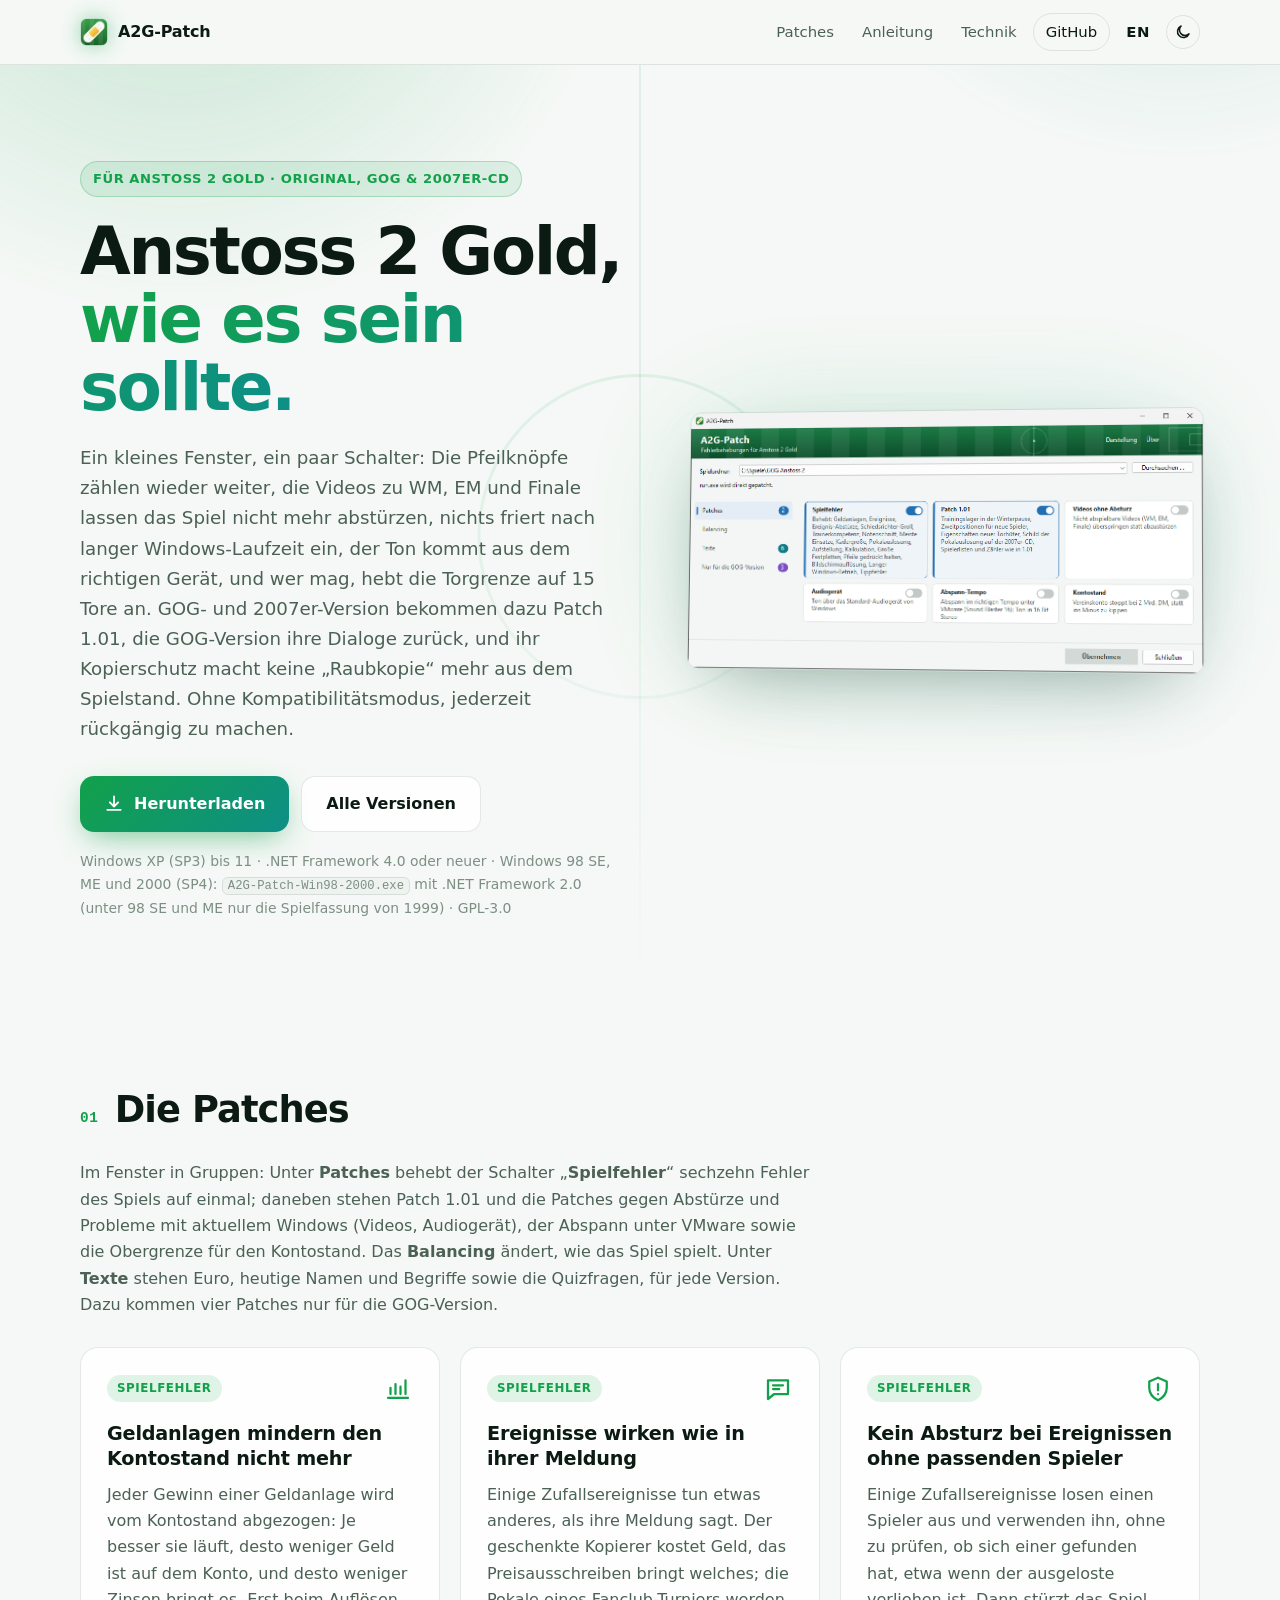
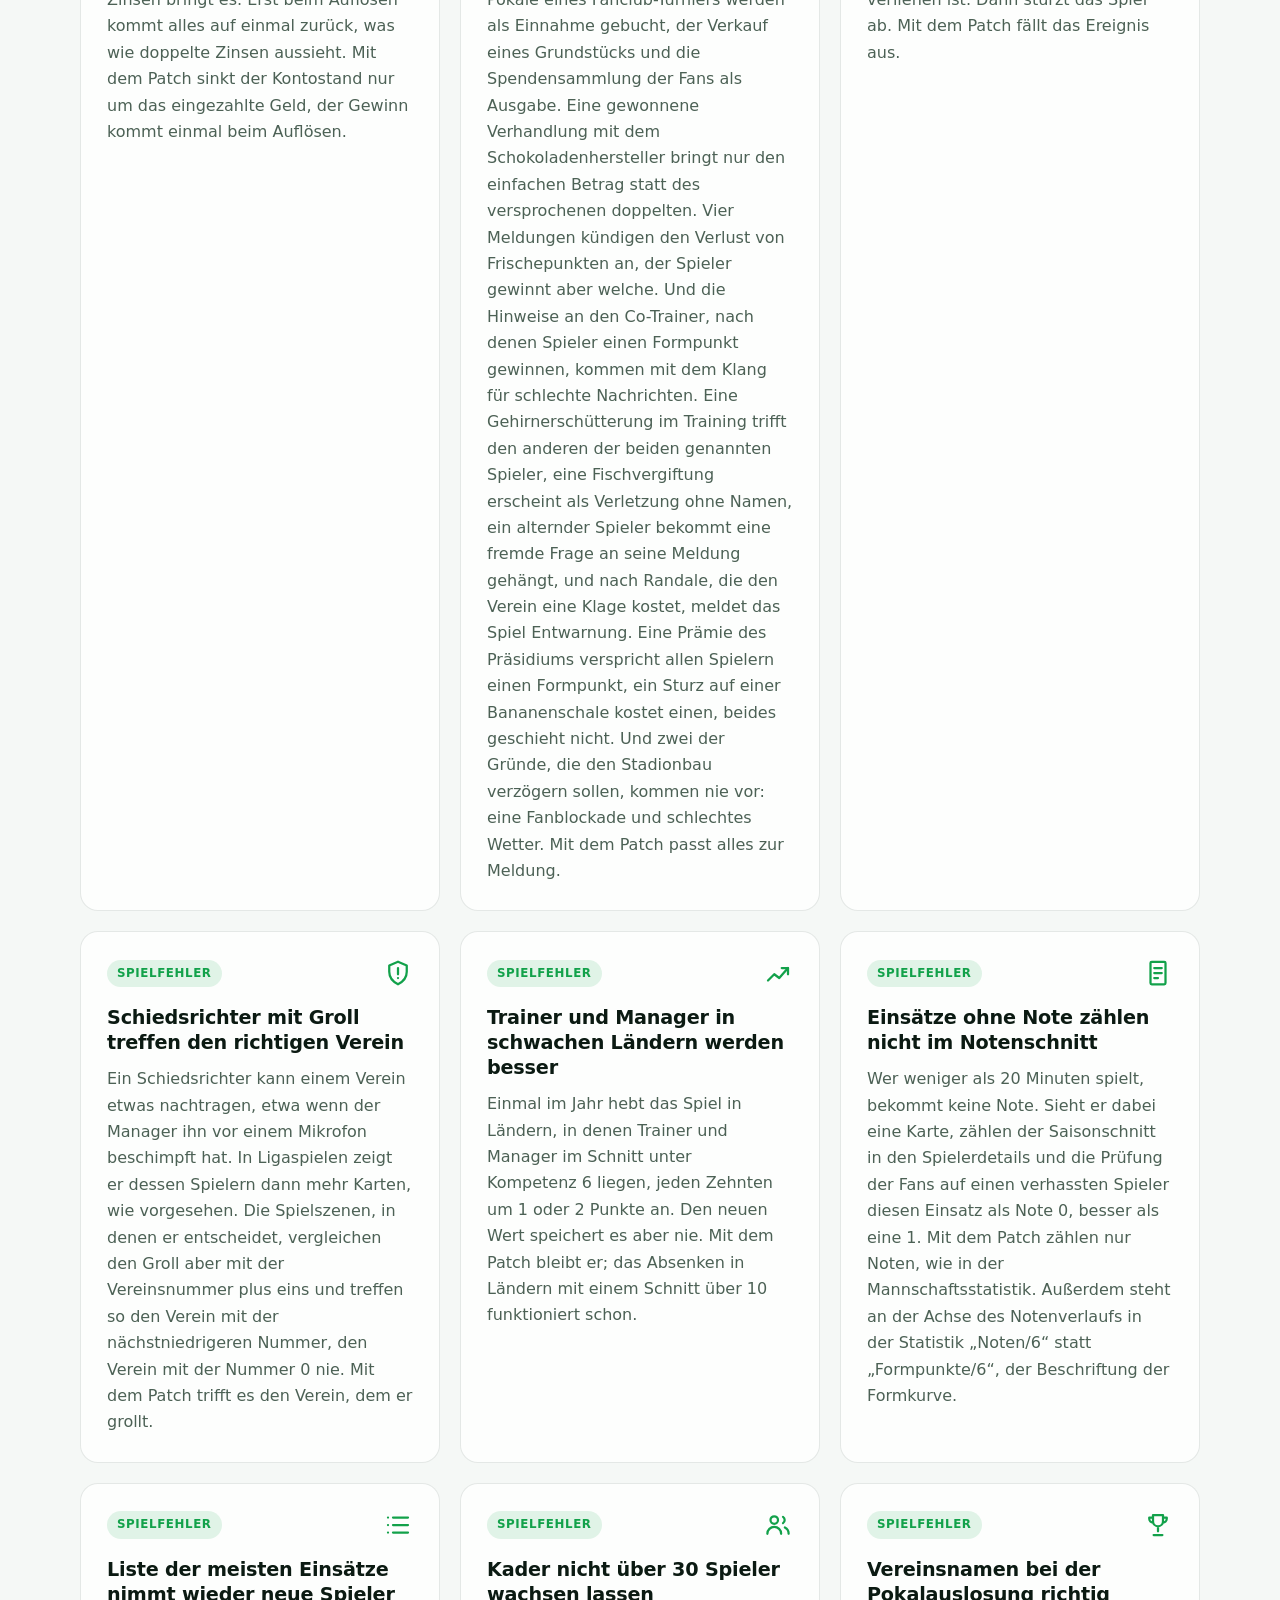
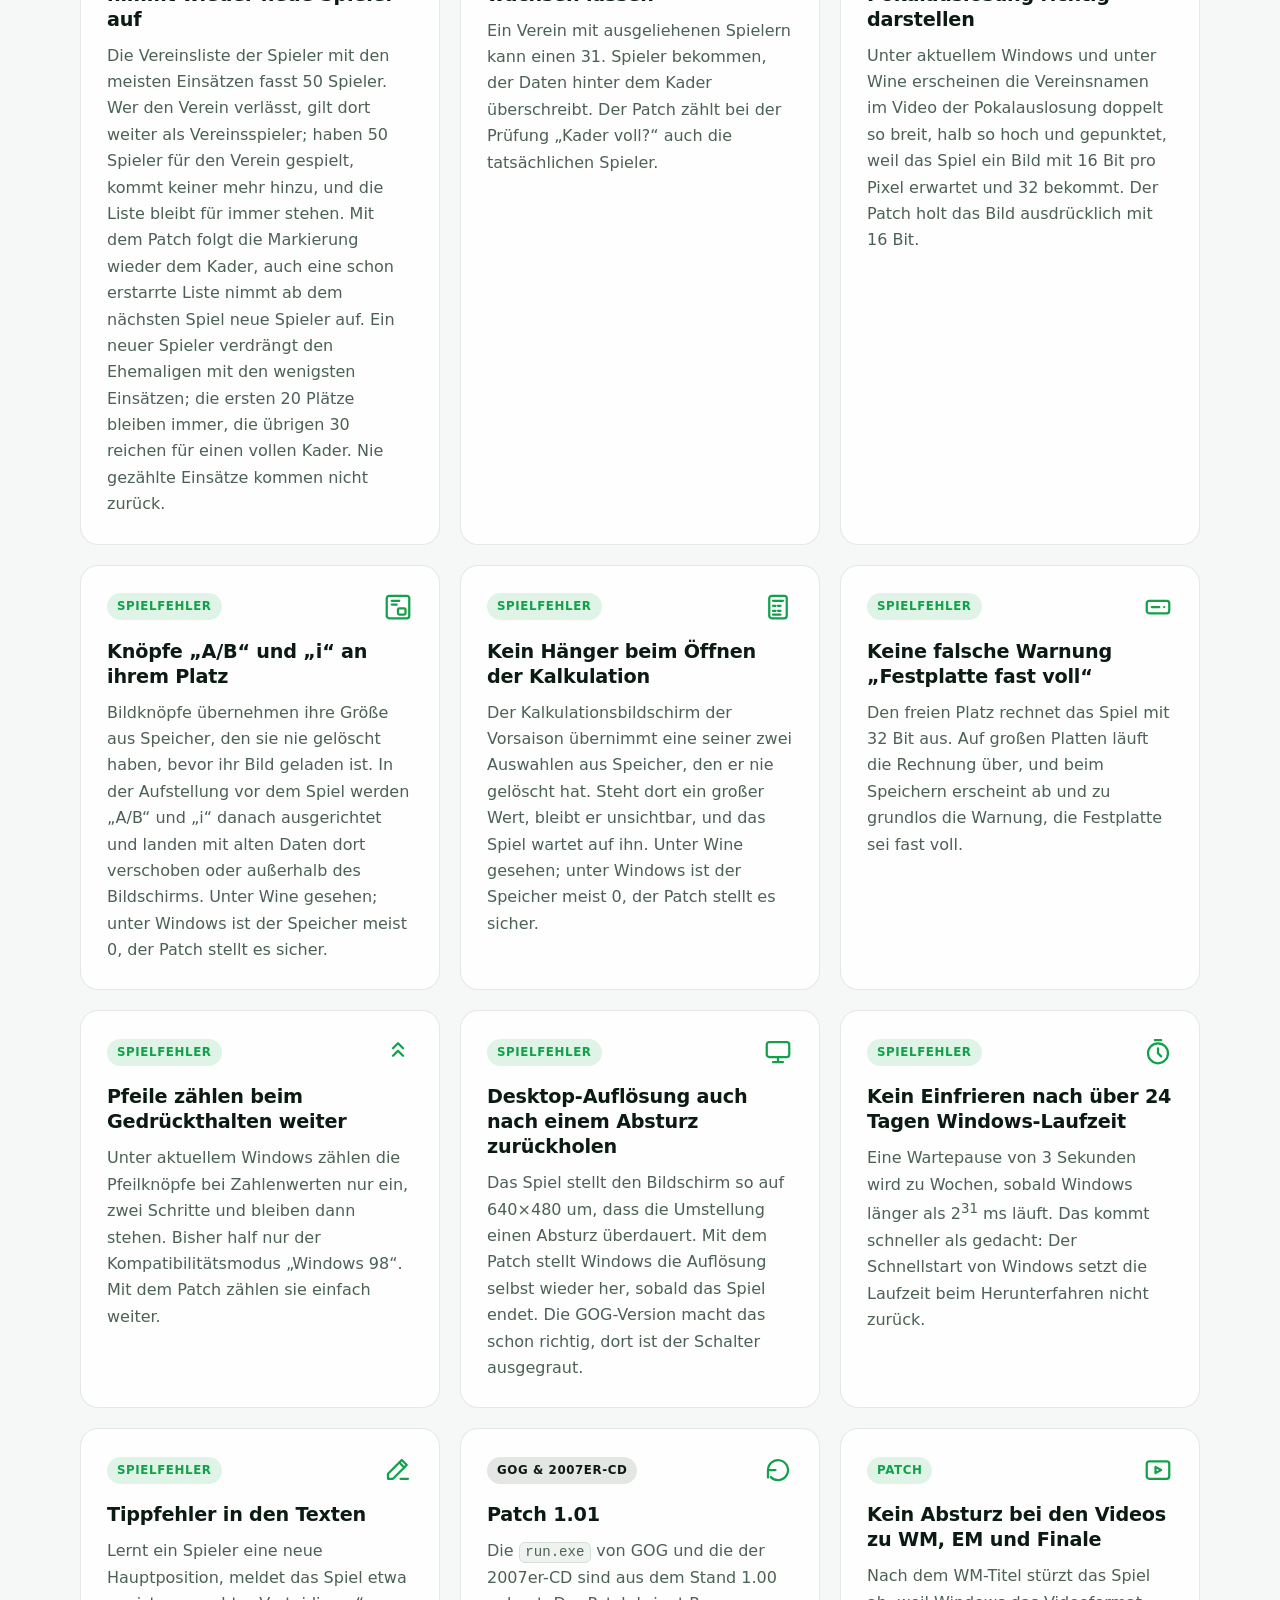
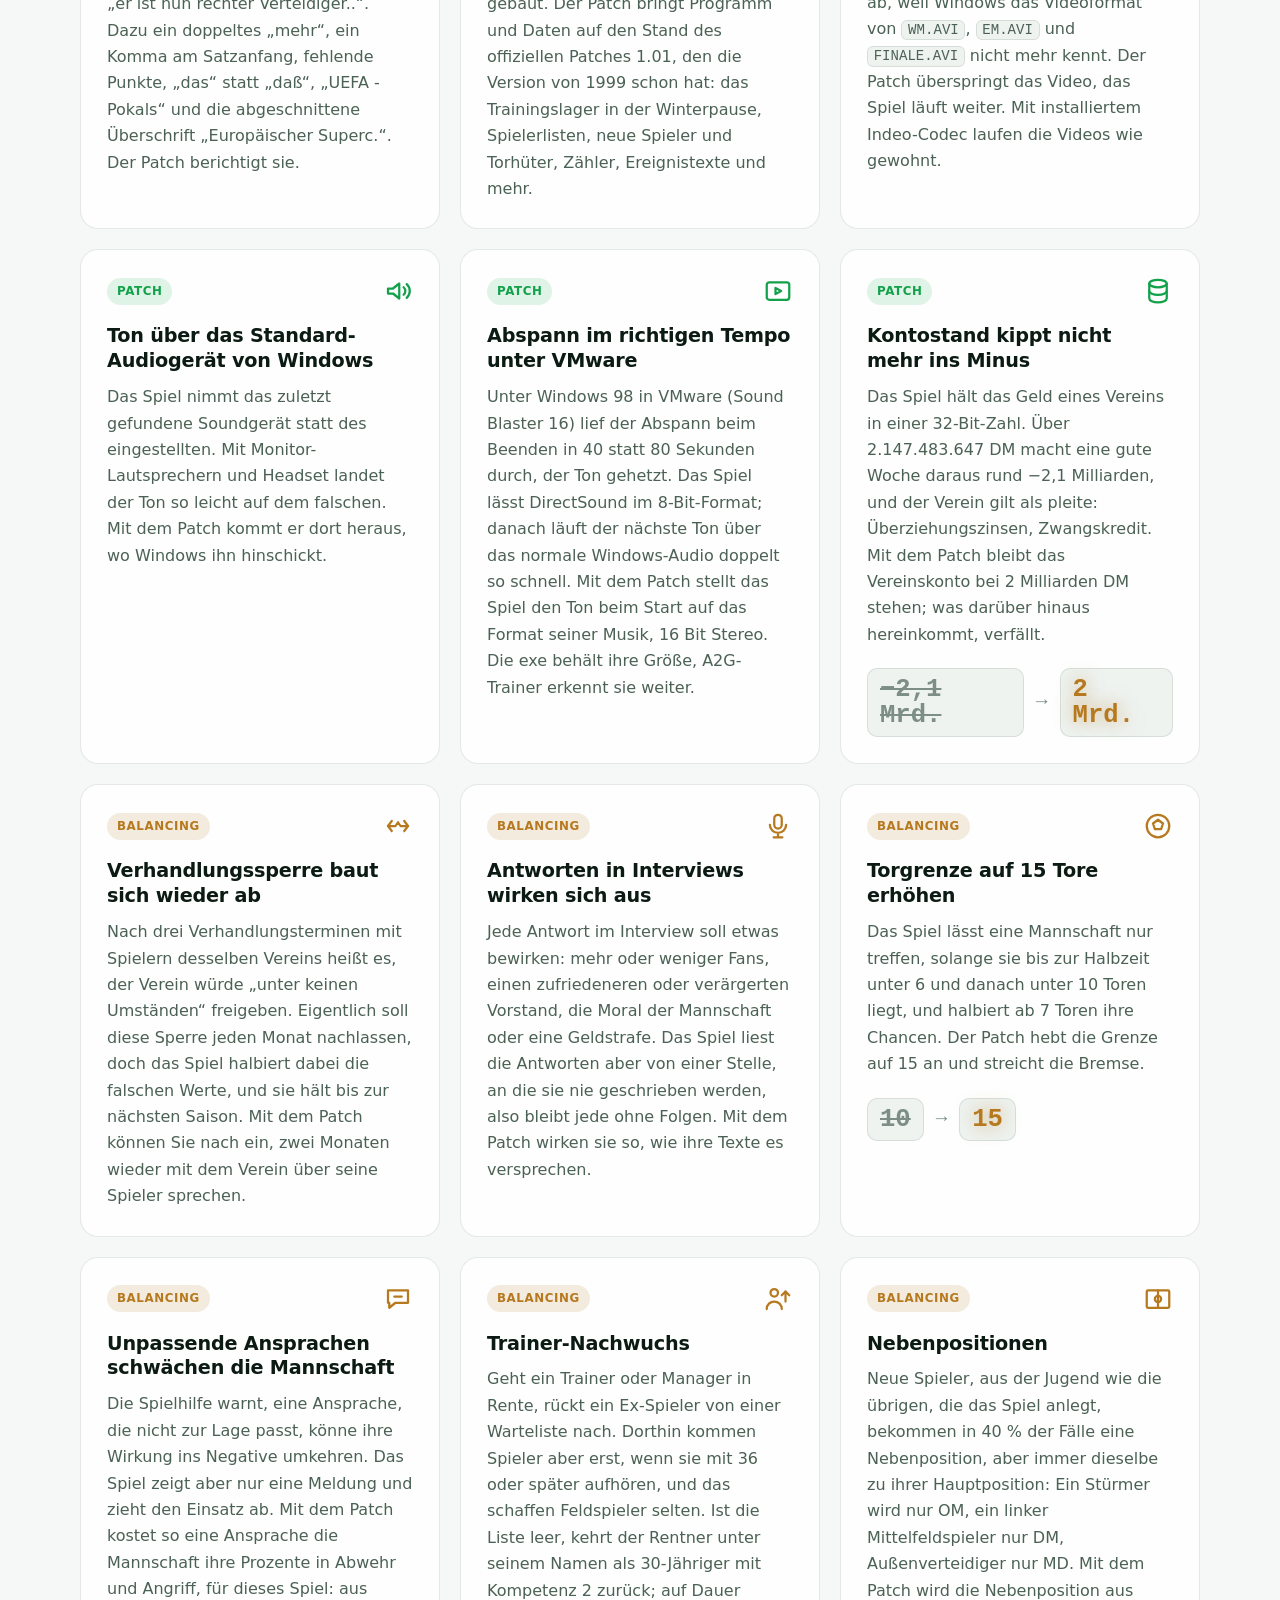
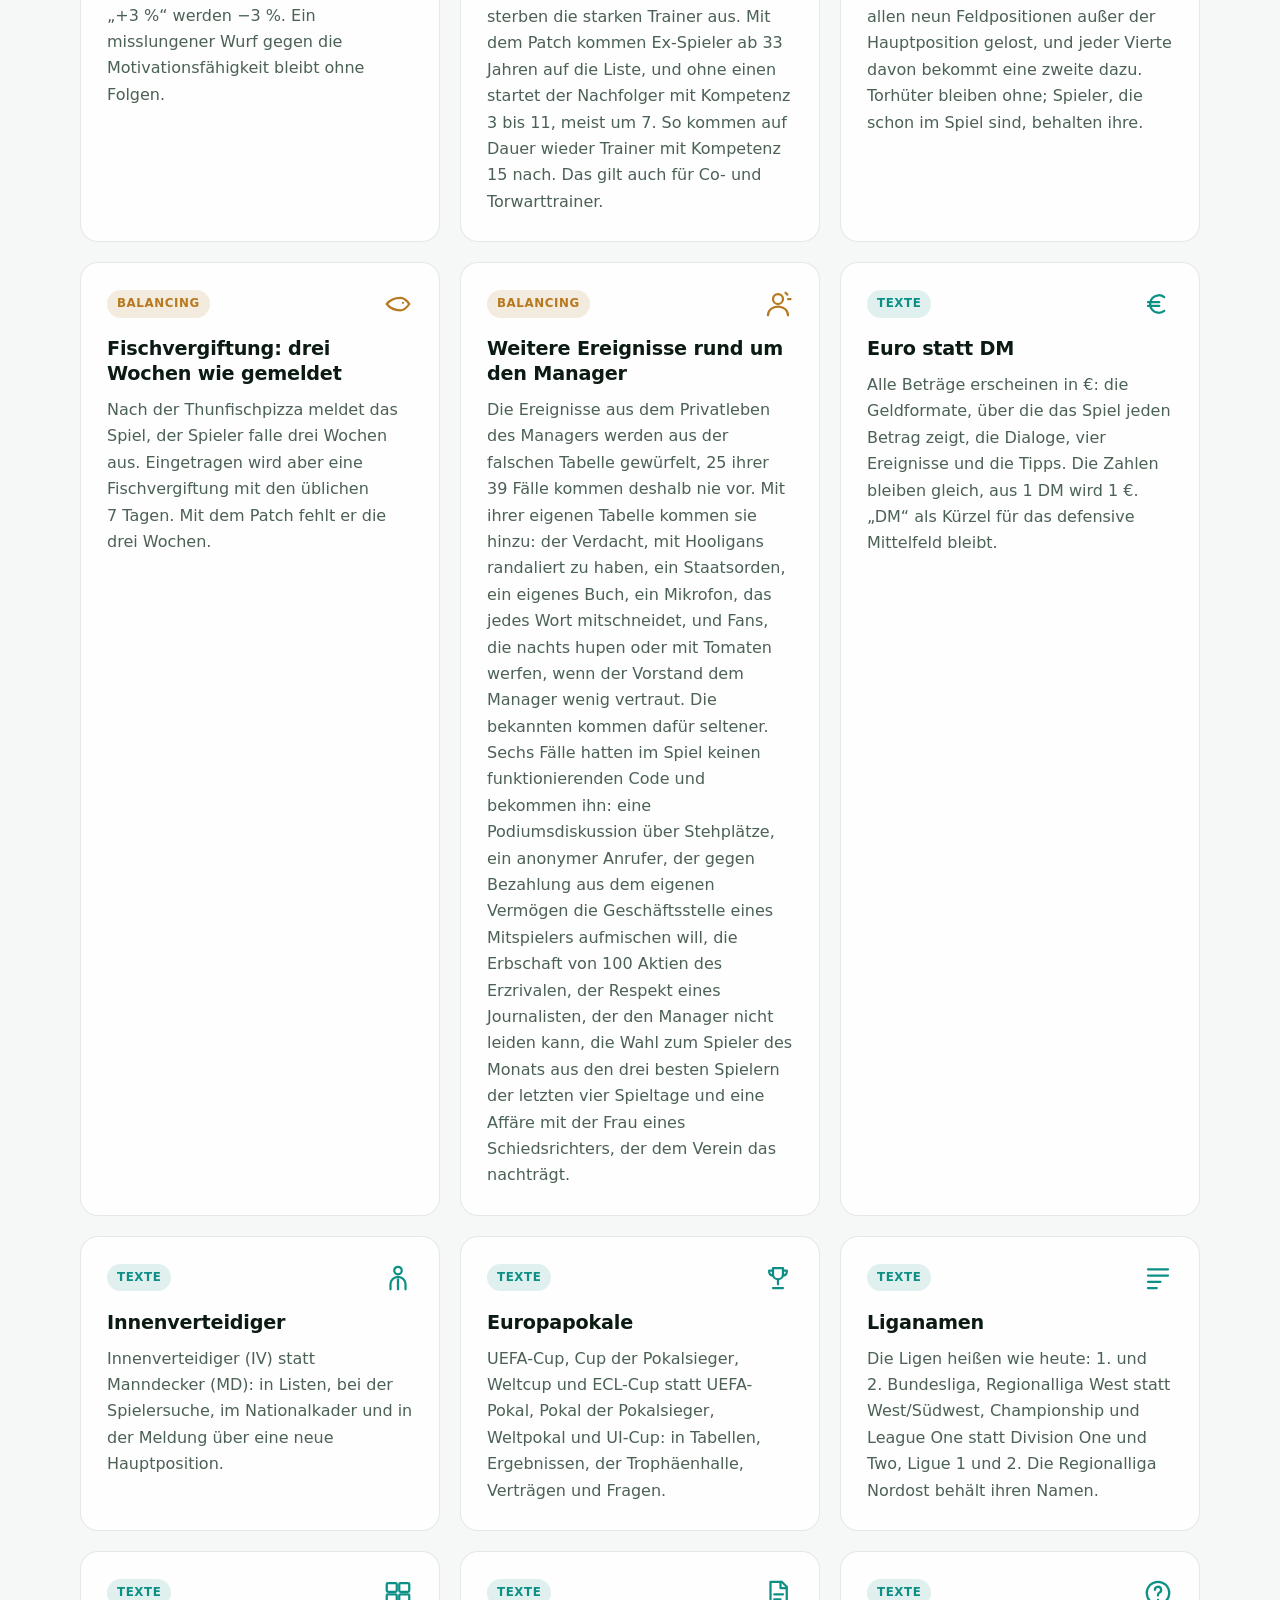
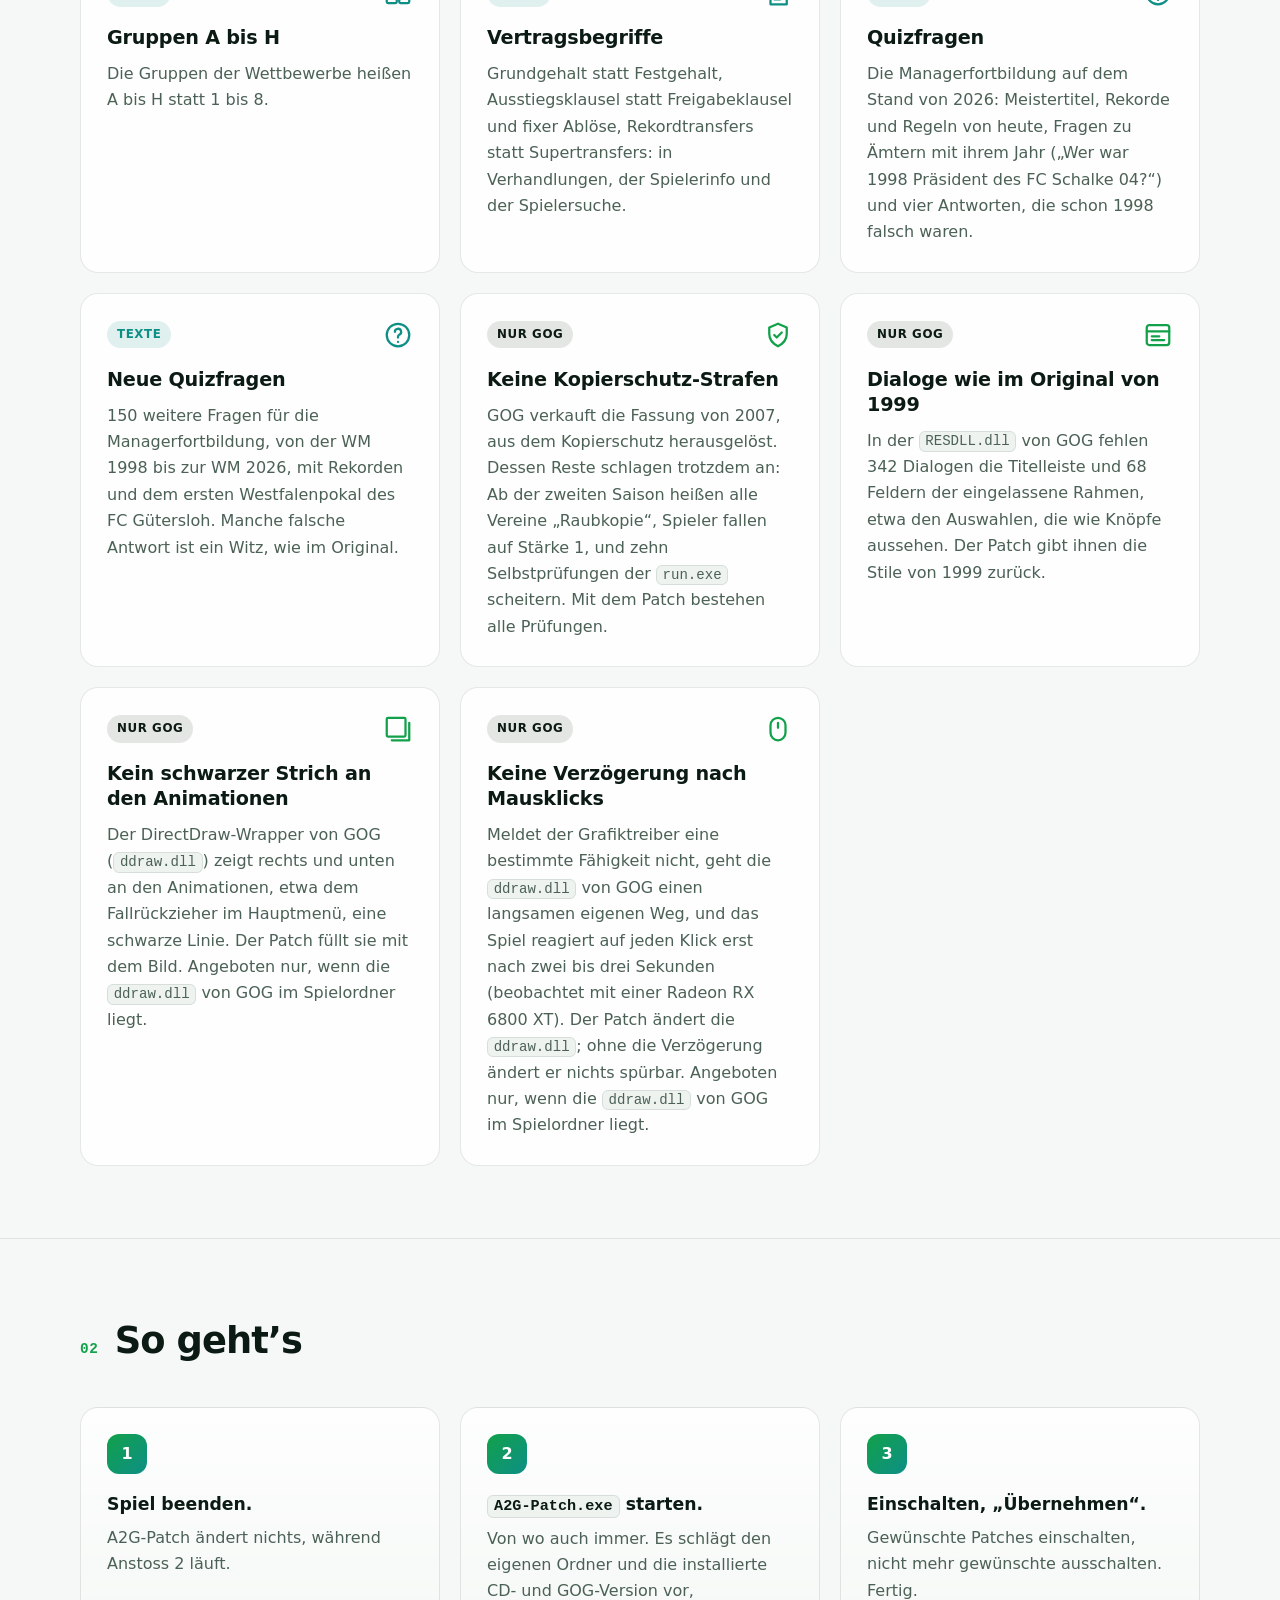
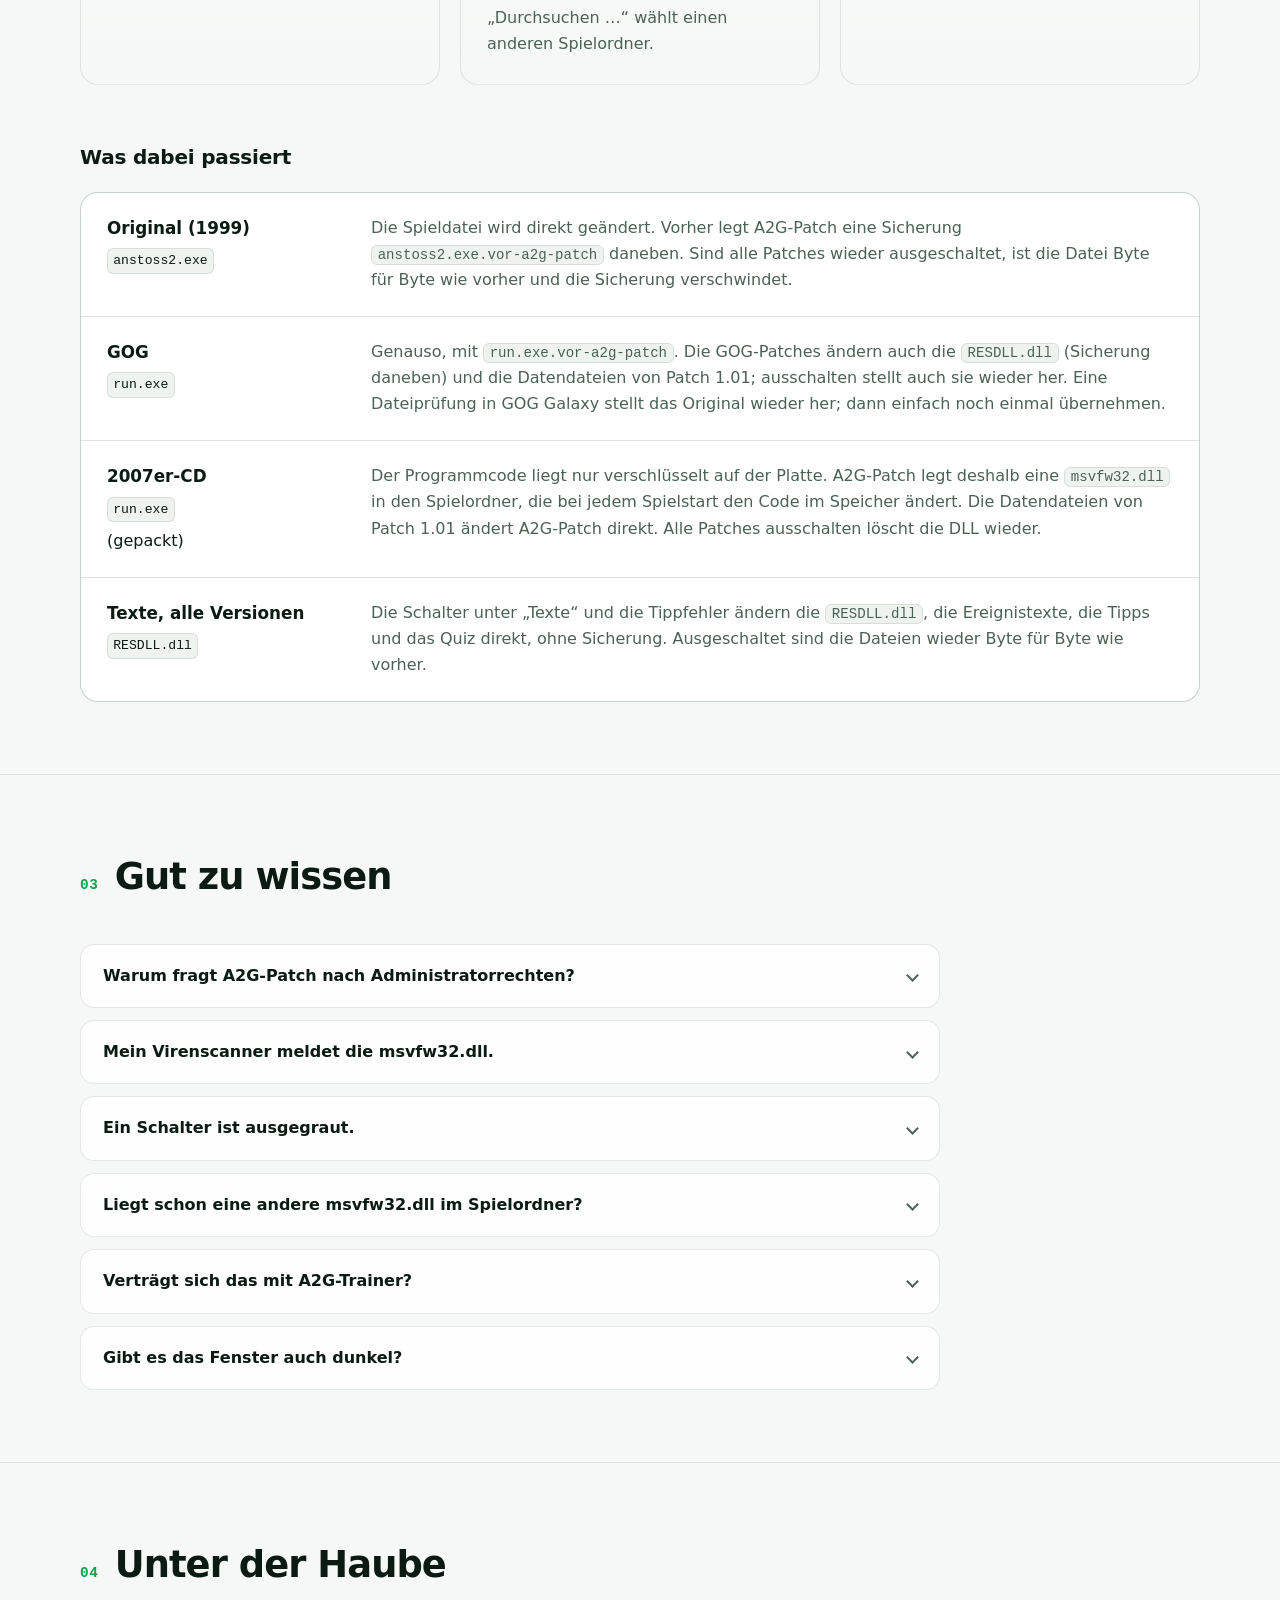
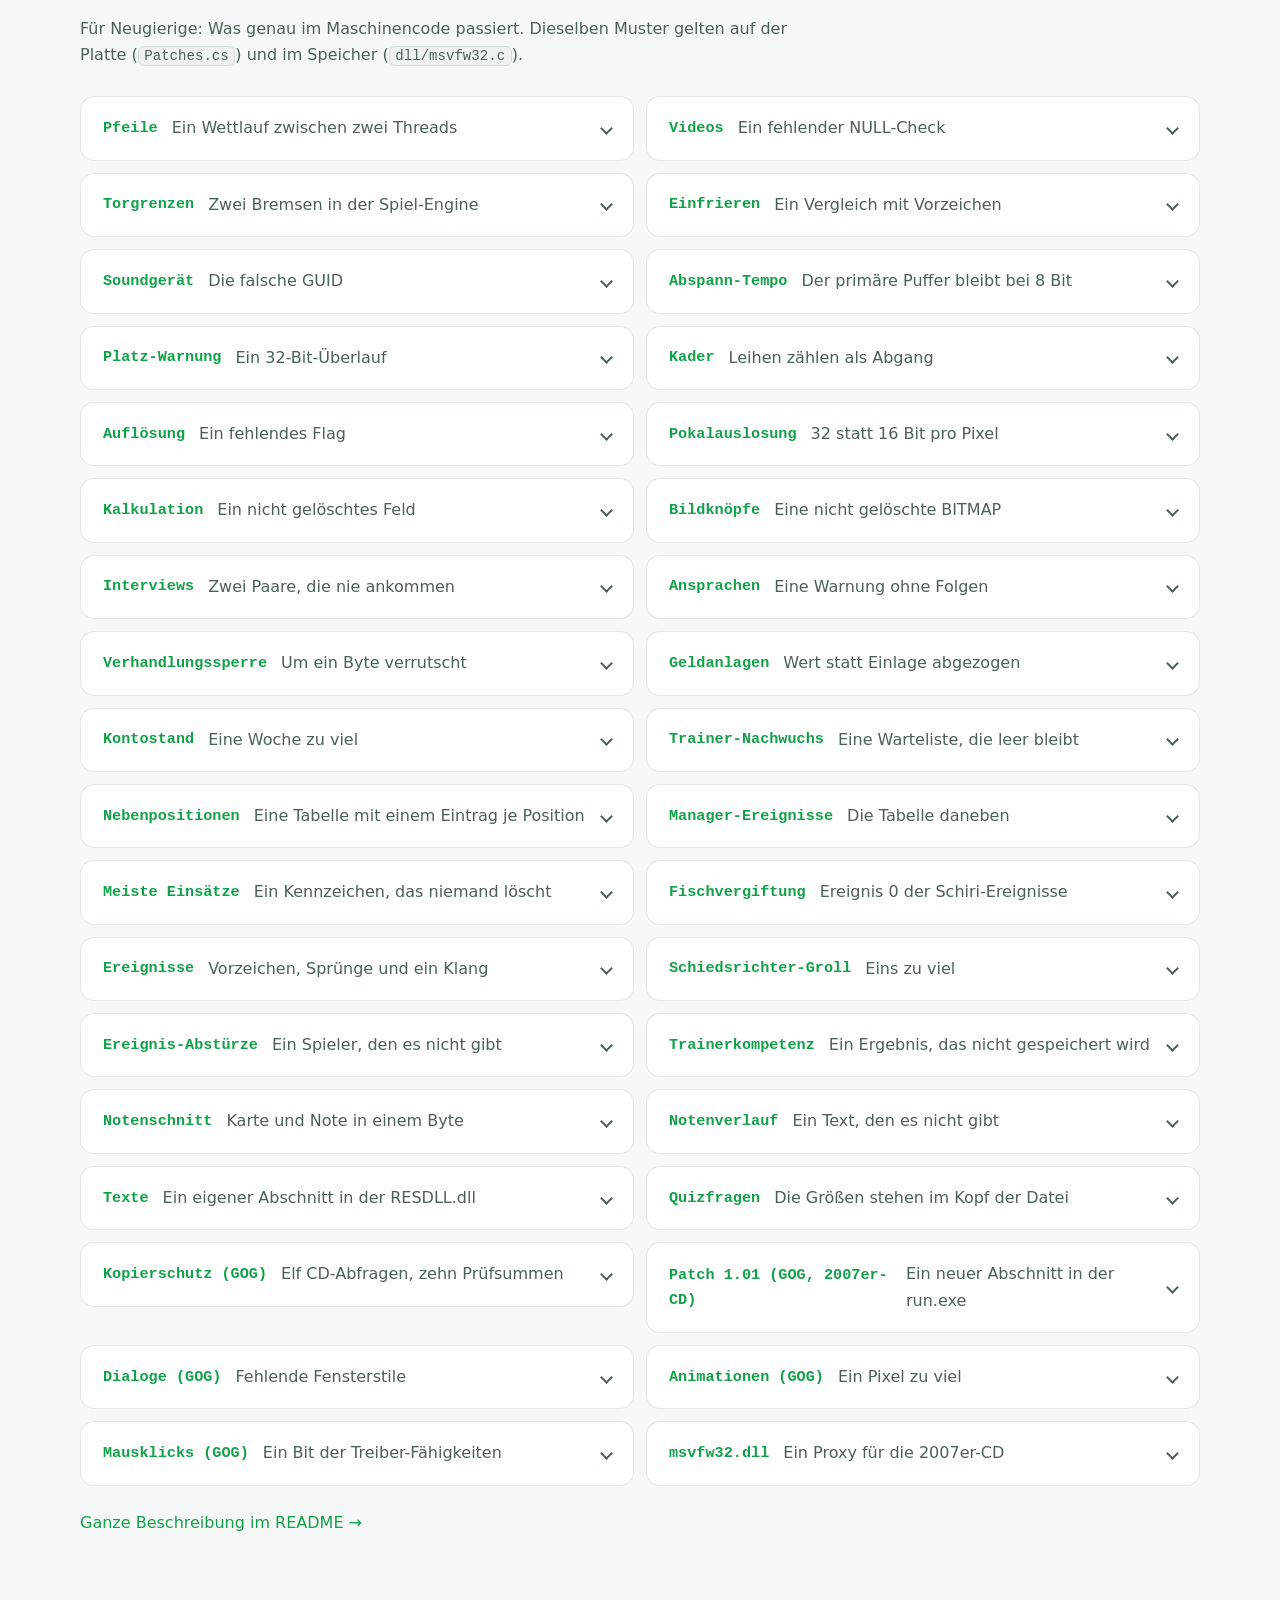
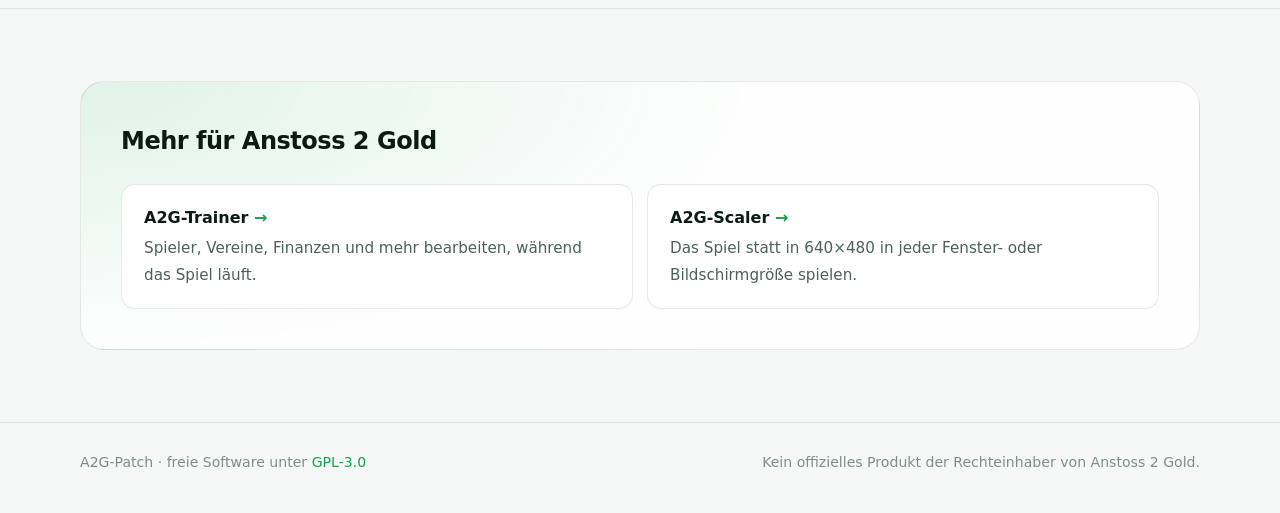
<file: site/index.html>
<!doctype html>
<html lang="de">
<head>
<meta charset="utf-8">
<meta name="viewport" content="width=device-width, initial-scale=1">
<title>A2G-Patch – Fehlerbehebungen für Anstoss 2 Gold</title>
<meta name="description" content="Kleine Patches für Anstoss 2 Gold: Pfeilknöpfe zählen wieder weiter, kein Absturz bei den WM-, EM- und Finalvideos, kein Einfrieren, Ton aufs richtige Gerät, Torgrenze auf 15 erhöhen und mehr. Für Original, GOG und 2007er-CD, für GOG und 2007er-CD außerdem Patch 1.01, für GOG keine Kopierschutz-Strafen.">
<link rel="icon" href="favicon.ico">
<link rel="apple-touch-icon" href="logo.png">
<link rel="stylesheet" href="style.css">
<link rel="alternate" hreflang="de" href="https://transfairs.github.io/A2G-Patcher/">
<link rel="alternate" hreflang="en" href="https://transfairs.github.io/A2G-Patcher/en/">
<script src="theme.js"></script>
</head>
<body>

<header class="nav">
  <div class="wrap nav-inner">
    <a class="brand" href="#top"><img class="brand-logo" src="logo.png" width="28" height="28" alt="">A2G-Patch</a>
    <nav>
      <a href="#patches">Patches</a>
      <a href="#anleitung">Anleitung</a>
      <a href="#technik">Technik</a>
      <a class="nav-gh" href="https://github.com/transfairs/A2G-Patcher">GitHub</a>
      <a class="nav-lang" href="en/" hreflang="en" lang="en" title="English version">EN</a>
      <button class="theme-btn" id="theme-btn" type="button" aria-label="Dunkler Modus" title="Hell/Dunkel umschalten" hidden>
        <svg class="sun" viewBox="0 0 24 24" aria-hidden="true"><circle cx="12" cy="12" r="4"/><path d="M12 2v2M12 20v2M4.9 4.9l1.4 1.4M17.7 17.7l1.4 1.4M2 12h2M20 12h2M4.9 19.1l1.4-1.4M17.7 6.3l1.4-1.4"/></svg>
        <svg class="moon" viewBox="0 0 24 24" aria-hidden="true"><path d="M20 14.5A8 8 0 1 1 9.5 4a6.5 6.5 0 0 0 10.5 10.5z"/></svg>
      </button>
    </nav>
  </div>
</header>

<main id="top">

<section class="hero">
  <div class="pitch" aria-hidden="true"></div>
  <div class="wrap hero-grid">
    <div class="hero-copy">
      <p class="eyebrow">Für Anstoss 2 Gold · Original, GOG &amp; 2007er-CD</p>
      <h1>Anstoss 2 Gold,<br><span class="grad">wie es sein sollte.</span></h1>
      <p class="lead">Ein kleines Fenster, ein paar Schalter: Die Pfeilknöpfe zählen wieder weiter, die Videos zu WM, EM und Finale lassen das Spiel nicht mehr abstürzen, nichts friert nach langer Windows-Laufzeit ein, der Ton kommt aus dem richtigen Gerät, und wer mag, hebt die Torgrenze auf 15 Tore an. GOG- und 2007er-Version bekommen dazu Patch 1.01, die GOG-Version ihre Dialoge zurück, und ihr Kopierschutz macht keine „Raubkopie“ mehr aus dem Spielstand. Ohne Kompatibilitätsmodus, jederzeit rückgängig zu machen.</p>
      <div class="cta">
        <a class="btn btn-primary" href="https://github.com/transfairs/A2G-Patcher/releases/latest/download/A2G-Patch-Latest.zip">
          <svg viewBox="0 0 24 24" aria-hidden="true"><path d="M12 3v12m0 0-5-5m5 5 5-5M4 19h16"/></svg>
          Herunterladen
        </a>
        <a class="btn btn-ghost" href="https://github.com/transfairs/A2G-Patcher/releases">Alle Versionen</a>
      </div>
      <p class="fine">Windows XP (SP3) bis 11 · .NET Framework 4.0 oder neuer · Windows 98 SE, ME und 2000 (SP4): <code>A2G-Patch-Win98-2000.exe</code> mit .NET Framework 2.0 (unter 98 SE und ME nur die Spielfassung von 1999) · GPL-3.0</p>
    </div>
    <figure class="shot">
      <div class="shot-glow" aria-hidden="true"></div>
      <img src="patch.png" width="1020" height="513" alt="Das Fenster von A2G-Patch: Spielordner-Auswahl, links die Gruppen, rechts je eine Kachel mit Schalter pro Patch">
    </figure>
  </div>
</section>

<section id="patches" class="section">
  <div class="wrap">
    <h2 class="section-title"><span>01</span>Die Patches</h2>
    <p class="intro">Im Fenster in Gruppen: Unter <b>Patches</b> behebt der Schalter „<b>Spielfehler</b>“ sechzehn Fehler des Spiels auf einmal; daneben stehen Patch 1.01 und die Patches gegen Abstürze und Probleme mit aktuellem Windows (Videos, Audiogerät), der Abspann unter VMware sowie die Obergrenze für den Kontostand. Das <b>Balancing</b> ändert, wie das Spiel spielt. Unter <b>Texte</b> stehen Euro, heutige Namen und Begriffe sowie die Quizfragen, für jede Version. Dazu kommen vier Patches nur für die GOG-Version.</p>
    <div class="cards">
      <article class="card">
        <div class="card-head">
          <span class="tag tag-fix">Spielfehler</span>
          <svg class="icon" viewBox="0 0 24 24" aria-hidden="true"><path d="M4 19h16"/><path d="M6 16v-5M10 16V8M14 16v-6M18 16V5"/></svg>
        </div>
        <h3>Geldanlagen mindern den Kontostand nicht mehr</h3>
        <p>Jeder Gewinn einer Geldanlage wird vom Kontostand abgezogen: Je besser sie läuft, desto weniger Geld ist auf dem Konto, und desto weniger Zinsen bringt es. Erst beim Auflösen kommt alles auf einmal zurück, was wie doppelte Zinsen aussieht. Mit dem Patch sinkt der Kontostand nur um das eingezahlte Geld, der Gewinn kommt einmal beim Auflösen.</p>
      </article>
      <article class="card">
        <div class="card-head">
          <span class="tag tag-fix">Spielfehler</span>
          <svg class="icon" viewBox="0 0 24 24" aria-hidden="true"><path d="M4 5h16v11H9l-5 4z"/><path d="M8 9h8M8 12h5"/></svg>
        </div>
        <h3>Ereignisse wirken wie in ihrer Meldung</h3>
        <p>Einige Zufallsereignisse tun etwas anderes, als ihre Meldung sagt. Der geschenkte Kopierer kostet Geld, das Preisausschreiben bringt welches; die Pokale eines Fanclub-Turniers werden als Einnahme gebucht, der Verkauf eines Grundstücks und die Spendensammlung der Fans als Ausgabe. Eine gewonnene Verhandlung mit dem Schokoladenhersteller bringt nur den einfachen Betrag statt des versprochenen doppelten. Vier Meldungen kündigen den Verlust von Frischepunkten an, der Spieler gewinnt aber welche. Und die Hinweise an den Co-Trainer, nach denen Spieler einen Formpunkt gewinnen, kommen mit dem Klang für schlechte Nachrichten. Eine Gehirnerschütterung im Training trifft den anderen der beiden genannten Spieler, eine Fischvergiftung erscheint als Verletzung ohne Namen, ein alternder Spieler bekommt eine fremde Frage an seine Meldung gehängt, und nach Randale, die den Verein eine Klage kostet, meldet das Spiel Entwarnung. Eine Prämie des Präsidiums verspricht allen Spielern einen Formpunkt, ein Sturz auf einer Bananenschale kostet einen, beides geschieht nicht. Und zwei der Gründe, die den Stadionbau verzögern sollen, kommen nie vor: eine Fanblockade und schlechtes Wetter. Mit dem Patch passt alles zur Meldung.</p>
      </article>
      <article class="card">
        <div class="card-head">
          <span class="tag tag-fix">Spielfehler</span>
          <svg class="icon" viewBox="0 0 24 24" aria-hidden="true"><path d="M12 3l7 3v5c0 4.5-3 8-7 10-4-2-7-5.5-7-10V6z"/><path d="M12 8v5M12 16h.01"/></svg>
        </div>
        <h3>Kein Absturz bei Ereignissen ohne passenden Spieler</h3>
        <p>Einige Zufallsereignisse losen einen Spieler aus und verwenden ihn, ohne zu prüfen, ob sich einer gefunden hat, etwa wenn der ausgeloste verliehen ist. Dann stürzt das Spiel ab. Mit dem Patch fällt das Ereignis aus.</p>
      </article>
      <article class="card">
        <div class="card-head">
          <span class="tag tag-fix">Spielfehler</span>
          <svg class="icon" viewBox="0 0 24 24" aria-hidden="true"><path d="M12 3l7 3v5c0 4.5-3 8-7 10-4-2-7-5.5-7-10V6z"/><path d="M12 8v5M12 16h.01"/></svg>
        </div>
        <h3>Schiedsrichter mit Groll treffen den richtigen Verein</h3>
        <p>Ein Schiedsrichter kann einem Verein etwas nachtragen, etwa wenn der Manager ihn vor einem Mikrofon beschimpft hat. In Ligaspielen zeigt er dessen Spielern dann mehr Karten, wie vorgesehen. Die Spielszenen, in denen er entscheidet, vergleichen den Groll aber mit der Vereinsnummer plus eins und treffen so den Verein mit der nächstniedrigeren Nummer, den Verein mit der Nummer&nbsp;0 nie. Mit dem Patch trifft es den Verein, dem er grollt.</p>
      </article>
      <article class="card">
        <div class="card-head">
          <span class="tag tag-fix">Spielfehler</span>
          <svg class="icon" viewBox="0 0 24 24" aria-hidden="true"><path d="M4 18l5-5 4 3 7-8"/><path d="M15 8h5v5"/></svg>
        </div>
        <h3>Trainer und Manager in schwachen Ländern werden besser</h3>
        <p>Einmal im Jahr hebt das Spiel in Ländern, in denen Trainer und Manager im Schnitt unter Kompetenz&nbsp;6 liegen, jeden Zehnten um 1 oder 2&nbsp;Punkte an. Den neuen Wert speichert es aber nie. Mit dem Patch bleibt er; das Absenken in Ländern mit einem Schnitt über 10 funktioniert schon.</p>
      </article>
      <article class="card">
        <div class="card-head">
          <span class="tag tag-fix">Spielfehler</span>
          <svg class="icon" viewBox="0 0 24 24" aria-hidden="true"><rect x="6" y="3" width="12" height="18" rx="1"/><path d="M9 8h6M9 12h6M9 16h3"/></svg>
        </div>
        <h3>Einsätze ohne Note zählen nicht im Notenschnitt</h3>
        <p>Wer weniger als 20&nbsp;Minuten spielt, bekommt keine Note. Sieht er dabei eine Karte, zählen der Saisonschnitt in den Spielerdetails und die Prüfung der Fans auf einen verhassten Spieler diesen Einsatz als Note&nbsp;0, besser als eine 1. Mit dem Patch zählen nur Noten, wie in der Mannschaftsstatistik. Außerdem steht an der Achse des Notenverlaufs in der Statistik „Noten/6“ statt „Formpunkte/6“, der Beschriftung der Formkurve.</p>
      </article>
      <article class="card">
        <div class="card-head">
          <span class="tag tag-fix">Spielfehler</span>
          <svg class="icon" viewBox="0 0 24 24" aria-hidden="true"><path d="M8 6h12M8 12h12M8 18h12"/><path d="M4 6h.01M4 12h.01M4 18h.01"/></svg>
        </div>
        <h3>Liste der meisten Einsätze nimmt wieder neue Spieler auf</h3>
        <p>Die Vereinsliste der Spieler mit den meisten Einsätzen fasst 50 Spieler. Wer den Verein verlässt, gilt dort weiter als Vereinsspieler; haben 50 Spieler für den Verein gespielt, kommt keiner mehr hinzu, und die Liste bleibt für immer stehen. Mit dem Patch folgt die Markierung wieder dem Kader, auch eine schon erstarrte Liste nimmt ab dem nächsten Spiel neue Spieler auf. Ein neuer Spieler verdrängt den Ehemaligen mit den wenigsten Einsätzen; die ersten 20&nbsp;Plätze bleiben immer, die übrigen 30 reichen für einen vollen Kader. Nie gezählte Einsätze kommen nicht zurück.</p>
      </article>
      <article class="card">
        <div class="card-head">
          <span class="tag tag-fix">Spielfehler</span>
          <svg class="icon" viewBox="0 0 24 24" aria-hidden="true"><circle cx="9" cy="8" r="3"/><path d="M3.5 19a5.5 5.5 0 0 1 11 0M16 5.5a3 3 0 0 1 0 5M17.5 14a5.5 5.5 0 0 1 3 5"/></svg>
        </div>
        <h3>Kader nicht über 30 Spieler wachsen lassen</h3>
        <p>Ein Verein mit ausgeliehenen Spielern kann einen 31.&nbsp;Spieler bekommen, der Daten hinter dem Kader überschreibt. Der Patch zählt bei der Prüfung „Kader voll?“ auch die tatsächlichen Spieler.</p>
      </article>
      <article class="card">
        <div class="card-head">
          <span class="tag tag-fix">Spielfehler</span>
          <svg class="icon" viewBox="0 0 24 24" aria-hidden="true"><path d="M8 4h8v5a4 4 0 0 1-8 0zM8 6H5v1a3 3 0 0 0 3 3M16 6h3v1a3 3 0 0 1-3 3M12 13v4M8.5 20h7"/></svg>
        </div>
        <h3>Vereinsnamen bei der Pokalauslosung richtig darstellen</h3>
        <p>Unter aktuellem Windows und unter Wine erscheinen die Vereinsnamen im Video der Pokalauslosung doppelt so breit, halb so hoch und gepunktet, weil das Spiel ein Bild mit 16&nbsp;Bit pro Pixel erwartet und 32 bekommt. Der Patch holt das Bild ausdrücklich mit 16&nbsp;Bit.</p>
      </article>
      <article class="card">
        <div class="card-head">
          <span class="tag tag-fix">Spielfehler</span>
          <svg class="icon" viewBox="0 0 24 24" aria-hidden="true"><rect x="3" y="3" width="18" height="18" rx="2"/><rect x="12" y="13" width="6" height="5" rx="1"/><path d="M7 7h6M7 10h4"/></svg>
        </div>
        <h3>Knöpfe „A/B“ und „i“ an ihrem Platz</h3>
        <p>Bildknöpfe übernehmen ihre Größe aus Speicher, den sie nie gelöscht haben, bevor ihr Bild geladen ist. In der Aufstellung vor dem Spiel werden „A/B“ und „i“ danach ausgerichtet und landen mit alten Daten dort verschoben oder außerhalb des Bildschirms. Unter Wine gesehen; unter Windows ist der Speicher meist 0, der Patch stellt es sicher.</p>
      </article>
      <article class="card">
        <div class="card-head">
          <span class="tag tag-fix">Spielfehler</span>
          <svg class="icon" viewBox="0 0 24 24" aria-hidden="true"><rect x="5" y="3" width="14" height="18" rx="2"/><path d="M8 7h8M8 11h2M12 11h2M8 15h2M12 15h2M8 18h6"/></svg>
        </div>
        <h3>Kein Hänger beim Öffnen der Kalkulation</h3>
        <p>Der Kalkulationsbildschirm der Vorsaison übernimmt eine seiner zwei Auswahlen aus Speicher, den er nie gelöscht hat. Steht dort ein großer Wert, bleibt er unsichtbar, und das Spiel wartet auf ihn. Unter Wine gesehen; unter Windows ist der Speicher meist 0, der Patch stellt es sicher.</p>
      </article>
      <article class="card">
        <div class="card-head">
          <span class="tag tag-fix">Spielfehler</span>
          <svg class="icon" viewBox="0 0 24 24" aria-hidden="true"><rect x="3" y="7" width="18" height="10" rx="2"/><path d="M7 12h6M17 12h.01"/></svg>
        </div>
        <h3>Keine falsche Warnung „Festplatte fast voll“</h3>
        <p>Den freien Platz rechnet das Spiel mit 32&nbsp;Bit aus. Auf großen Platten läuft die Rechnung über, und beim Speichern erscheint ab und zu grundlos die Warnung, die Festplatte sei fast voll.</p>
      </article>
      <article class="card">
        <div class="card-head">
          <span class="tag tag-fix">Spielfehler</span>
          <svg class="icon" viewBox="0 0 24 24" aria-hidden="true"><path d="M8 15l4-4 4 4M8 9l4-4 4 4"/></svg>
        </div>
        <h3>Pfeile zählen beim Gedrückthalten weiter</h3>
        <p>Unter aktuellem Windows zählen die Pfeilknöpfe bei Zahlenwerten nur ein, zwei Schritte und bleiben dann stehen. Bisher half nur der Kompatibilitätsmodus „Windows&nbsp;98“. Mit dem Patch zählen sie einfach weiter.</p>
      </article>
      <article class="card">
        <div class="card-head">
          <span class="tag tag-fix">Spielfehler</span>
          <svg class="icon" viewBox="0 0 24 24" aria-hidden="true"><rect x="3" y="4" width="18" height="12" rx="2"/><path d="M8 20h8M12 16v4"/></svg>
        </div>
        <h3>Desktop-Auflösung auch nach einem Absturz zurückholen</h3>
        <p>Das Spiel stellt den Bildschirm so auf 640×480 um, dass die Umstellung einen Absturz überdauert. Mit dem Patch stellt Windows die Auflösung selbst wieder her, sobald das Spiel endet. Die GOG-Version macht das schon richtig, dort ist der Schalter ausgegraut.</p>
      </article>
      <article class="card">
        <div class="card-head">
          <span class="tag tag-fix">Spielfehler</span>
          <svg class="icon" viewBox="0 0 24 24" aria-hidden="true"><circle cx="12" cy="13" r="8"/><path d="M12 9v4l2.5 2.5M9.5 2.5h5"/></svg>
        </div>
        <h3>Kein Einfrieren nach über 24 Tagen Windows-Laufzeit</h3>
        <p>Eine Wartepause von 3&nbsp;Sekunden wird zu Wochen, sobald Windows länger als 2<sup>31</sup>&nbsp;ms läuft. Das kommt schneller als gedacht: Der Schnellstart von Windows setzt die Laufzeit beim Herunterfahren nicht zurück.</p>
      </article>
      <article class="card">
        <div class="card-head">
          <span class="tag tag-fix">Spielfehler</span>
          <svg class="icon" viewBox="0 0 24 24" aria-hidden="true"><path d="M4 19h4L19 8l-4-4L4 15z"/><path d="M13 6l4 4M14 19h6"/></svg>
        </div>
        <h3>Tippfehler in den Texten</h3>
        <p>Lernt ein Spieler eine neue Hauptposition, meldet das Spiel etwa „er ist nun rechter Verteidiger..“. Dazu ein doppeltes „mehr“, ein Komma am Satzanfang, fehlende Punkte, „das“ statt „daß“, „UEFA - Pokals“ und die abgeschnittene Überschrift „Europäischer Superc.“. Der Patch berichtigt sie.</p>
      </article>
      <article class="card">
        <div class="card-head">
          <span class="tag tag-gog">GOG &amp; 2007er-CD</span>
          <svg class="icon" viewBox="0 0 24 24" aria-hidden="true"><path d="M4 12a8 8 0 1 1 2.3 5.7M4 18v-6h6"/></svg>
        </div>
        <h3>Patch 1.01</h3>
        <p>Die <code>run.exe</code> von GOG und die der 2007er-CD sind aus dem Stand 1.00 gebaut. Der Patch bringt Programm und Daten auf den Stand des offiziellen Patches 1.01, den die Version von 1999 schon hat: das Trainingslager in der Winterpause, Spielerlisten, neue Spieler und Torhüter, Zähler, Ereignistexte und mehr.</p>
      </article>
      <article class="card">
        <div class="card-head">
          <span class="tag tag-fix">Patch</span>
          <svg class="icon" viewBox="0 0 24 24" aria-hidden="true"><rect x="3" y="5" width="18" height="14" rx="2"/><path d="M10 9.5v5l4.5-2.5z"/></svg>
        </div>
        <h3>Kein Absturz bei den Videos zu WM, EM und Finale</h3>
        <p>Nach dem WM-Titel stürzt das Spiel ab, weil Windows das Videoformat von <code>WM.AVI</code>, <code>EM.AVI</code> und <code>FINALE.AVI</code> nicht mehr kennt. Der Patch überspringt das Video, das Spiel läuft weiter. Mit installiertem Indeo-Codec laufen die Videos wie gewohnt.</p>
      </article>
      <article class="card">
        <div class="card-head">
          <span class="tag tag-fix">Patch</span>
          <svg class="icon" viewBox="0 0 24 24" aria-hidden="true"><path d="M4 10v4h4l5 4V6L8 10z"/><path d="M16.5 9a4 4 0 0 1 0 6M19 6.5a7.5 7.5 0 0 1 0 11"/></svg>
        </div>
        <h3>Ton über das Standard-Audiogerät von Windows</h3>
        <p>Das Spiel nimmt das zuletzt gefundene Soundgerät statt des eingestellten. Mit Monitor-Lautsprechern und Headset landet der Ton so leicht auf dem falschen. Mit dem Patch kommt er dort heraus, wo Windows ihn hinschickt.</p>
      </article>
      <article class="card">
        <div class="card-head">
          <span class="tag tag-fix">Patch</span>
          <svg class="icon" viewBox="0 0 24 24" aria-hidden="true"><rect x="3" y="5" width="18" height="14" rx="2"/><path d="M10 9.5v5l4.5-2.5z"/></svg>
        </div>
        <h3>Abspann im richtigen Tempo unter VMware</h3>
        <p>Unter Windows 98 in VMware (Sound Blaster 16) lief der Abspann beim Beenden in 40 statt 80 Sekunden durch, der Ton gehetzt. Das Spiel lässt DirectSound im 8-Bit-Format; danach läuft der nächste Ton über das normale Windows-Audio doppelt so schnell. Mit dem Patch stellt das Spiel den Ton beim Start auf das Format seiner Musik, 16 Bit Stereo. Die exe behält ihre Größe, A2G-Trainer erkennt sie weiter.</p>
      </article>
      <article class="card">
        <div class="card-head">
          <span class="tag tag-fix">Patch</span>
          <svg class="icon" viewBox="0 0 24 24" aria-hidden="true"><ellipse cx="12" cy="6" rx="7" ry="3"/><path d="M5 6v6c0 1.7 3.1 3 7 3s7-1.3 7-3V6"/><path d="M5 12v6c0 1.7 3.1 3 7 3s7-1.3 7-3v-6"/></svg>
        </div>
        <h3>Kontostand kippt nicht mehr ins Minus</h3>
        <p>Das Spiel hält das Geld eines Vereins in einer 32-Bit-Zahl. Über 2.147.483.647&nbsp;DM macht eine gute Woche daraus rund −2,1&nbsp;Milliarden, und der Verein gilt als pleite: Überziehungszinsen, Zwangskredit. Mit dem Patch bleibt das Vereinskonto bei 2&nbsp;Milliarden&nbsp;DM stehen; was darüber hinaus hereinkommt, verfällt.</p>
        <div class="score" aria-label="Obergrenze 2 Milliarden DM">
          <span class="old">−2,1 Mrd.</span><span class="arrow">→</span><span class="new">2 Mrd.</span>
        </div>
      </article>
      <article class="card card-alt">
        <div class="card-head">
          <span class="tag tag-opt">Balancing</span>
          <svg class="icon" viewBox="0 0 24 24" aria-hidden="true"><path d="M4 12h6l2-3 2 3h6"/><path d="M7 8l-3 4 3 4M17 8l3 4-3 4"/></svg>
        </div>
        <h3>Verhandlungssperre baut sich wieder ab</h3>
        <p>Nach drei Verhandlungsterminen mit Spielern desselben Vereins heißt es, der Verein würde „unter keinen Umständen“ freigeben. Eigentlich soll diese Sperre jeden Monat nachlassen, doch das Spiel halbiert dabei die falschen Werte, und sie hält bis zur nächsten Saison. Mit dem Patch können Sie nach ein, zwei Monaten wieder mit dem Verein über seine Spieler sprechen.</p>
      </article>
      <article class="card card-alt">
        <div class="card-head">
          <span class="tag tag-opt">Balancing</span>
          <svg class="icon" viewBox="0 0 24 24" aria-hidden="true"><rect x="9" y="3" width="6" height="11" rx="3"/><path d="M5.5 11a6.5 6.5 0 0 0 13 0M12 17.5V21M8.5 21h7"/></svg>
        </div>
        <h3>Antworten in Interviews wirken sich aus</h3>
        <p>Jede Antwort im Interview soll etwas bewirken: mehr oder weniger Fans, einen zufriedeneren oder verärgerten Vorstand, die Moral der Mannschaft oder eine Geldstrafe. Das Spiel liest die Antworten aber von einer Stelle, an die sie nie geschrieben werden, also bleibt jede ohne Folgen. Mit dem Patch wirken sie so, wie ihre Texte es versprechen.</p>
      </article>
      <article class="card card-alt">
        <div class="card-head">
          <span class="tag tag-opt">Balancing</span>
          <svg class="icon" viewBox="0 0 24 24" aria-hidden="true"><circle cx="12" cy="12" r="9"/><path d="M12 7l4 3-1.5 4.5h-5L8 10z"/></svg>
        </div>
        <h3>Torgrenze auf 15 Tore erhöhen</h3>
        <p>Das Spiel lässt eine Mannschaft nur treffen, solange sie bis zur Halbzeit unter 6 und danach unter 10 Toren liegt, und halbiert ab 7 Toren ihre Chancen. Der Patch hebt die Grenze auf 15 an und streicht die Bremse.</p>
        <div class="score" aria-label="Grenze von 10 auf 15 Tore">
          <span class="old">10</span><span class="arrow">→</span><span class="new">15</span>
        </div>
      </article>
      <article class="card card-alt">
        <div class="card-head">
          <span class="tag tag-opt">Balancing</span>
          <svg class="icon" viewBox="0 0 24 24" aria-hidden="true"><path d="M4 5h16v10H10l-5 4v-4H4z"/><path d="M9 10h6"/></svg>
        </div>
        <h3>Unpassende Ansprachen schwächen die Mannschaft</h3>
        <p>Die Spielhilfe warnt, eine Ansprache, die nicht zur Lage passt, könne ihre Wirkung ins Negative umkehren. Das Spiel zeigt aber nur eine Meldung und zieht den Einsatz ab. Mit dem Patch kostet so eine Ansprache die Mannschaft ihre Prozente in Abwehr und Angriff, für dieses Spiel: aus „+3&nbsp;%“ werden −3&nbsp;%. Ein misslungener Wurf gegen die Motivationsfähigkeit bleibt ohne Folgen.</p>
      </article>
      <article class="card card-alt">
        <div class="card-head">
          <span class="tag tag-opt">Balancing</span>
          <svg class="icon" viewBox="0 0 24 24" aria-hidden="true"><circle cx="9" cy="7" r="3"/><path d="M3 20c0-3.5 2.7-6 6-6s6 2.5 6 6"/><path d="M18 14V6"/><path d="M15 9l3-3 3 3"/></svg>
        </div>
        <h3>Trainer-Nachwuchs</h3>
        <p>Geht ein Trainer oder Manager in Rente, rückt ein Ex-Spieler von einer Warteliste nach. Dorthin kommen Spieler aber erst, wenn sie mit 36 oder später aufhören, und das schaffen Feldspieler selten. Ist die Liste leer, kehrt der Rentner unter seinem Namen als 30-Jähriger mit Kompetenz 2 zurück; auf Dauer sterben die starken Trainer aus. Mit dem Patch kommen Ex-Spieler ab 33 Jahren auf die Liste, und ohne einen startet der Nachfolger mit Kompetenz 3 bis 11, meist um 7. So kommen auf Dauer wieder Trainer mit Kompetenz 15 nach. Das gilt auch für Co- und Torwarttrainer.</p>
      </article>
      <article class="card card-alt">
        <div class="card-head">
          <span class="tag tag-opt">Balancing</span>
          <svg class="icon" viewBox="0 0 24 24" aria-hidden="true"><rect x="3" y="5" width="18" height="14" rx="1"/><path d="M12 5v14"/><circle cx="12" cy="12" r="2.5"/></svg>
        </div>
        <h3>Nebenpositionen</h3>
        <p>Neue Spieler, aus der Jugend wie die übrigen, die das Spiel anlegt, bekommen in 40&nbsp;% der Fälle eine Nebenposition, aber immer dieselbe zu ihrer Hauptposition: Ein Stürmer wird nur OM, ein linker Mittelfeldspieler nur DM, Außenverteidiger nur MD. Mit dem Patch wird die Nebenposition aus allen neun Feldpositionen außer der Hauptposition gelost, und jeder Vierte davon bekommt eine zweite dazu. Torhüter bleiben ohne; Spieler, die schon im Spiel sind, behalten ihre.</p>
      </article>
      <article class="card card-alt">
        <div class="card-head">
          <span class="tag tag-opt">Balancing</span>
          <svg class="icon" viewBox="0 0 24 24" aria-hidden="true"><path d="M3 12c3-4 7-5 11-5 3 0 5 2 7 5-2 3-4 5-7 5-4 0-8-1-11-5z"/><path d="M16 11h.01"/></svg>
        </div>
        <h3>Fischvergiftung: drei Wochen wie gemeldet</h3>
        <p>Nach der Thunfischpizza meldet das Spiel, der Spieler falle drei Wochen aus. Eingetragen wird aber eine Fischvergiftung mit den üblichen 7&nbsp;Tagen. Mit dem Patch fehlt er die drei Wochen.</p>
      </article>
      <article class="card card-alt">
        <div class="card-head">
          <span class="tag tag-opt">Balancing</span>
          <svg class="icon" viewBox="0 0 24 24" aria-hidden="true"><circle cx="12" cy="8" r="4"/><path d="M4 21c0-4 3.6-7 8-7s8 3 8 7"/><path d="M18 3l1.5 1.5M20 8h2"/></svg>
        </div>
        <h3>Weitere Ereignisse rund um den Manager</h3>
        <p>Die Ereignisse aus dem Privatleben des Managers werden aus der falschen Tabelle gewürfelt, 25 ihrer 39 Fälle kommen deshalb nie vor. Mit ihrer eigenen Tabelle kommen sie hinzu: der Verdacht, mit Hooligans randaliert zu haben, ein Staatsorden, ein eigenes Buch, ein Mikrofon, das jedes Wort mitschneidet, und Fans, die nachts hupen oder mit Tomaten werfen, wenn der Vorstand dem Manager wenig vertraut. Die bekannten kommen dafür seltener.</p>
        <p>Sechs Fälle hatten im Spiel keinen funktionierenden Code und bekommen ihn: eine Podiumsdiskussion über Stehplätze, ein anonymer Anrufer, der gegen Bezahlung aus dem eigenen Vermögen die Geschäftsstelle eines Mitspielers aufmischen will, die Erbschaft von 100&nbsp;Aktien des Erzrivalen, der Respekt eines Journalisten, der den Manager nicht leiden kann, die Wahl zum Spieler des Monats aus den drei besten Spielern der letzten vier Spieltage und eine Affäre mit der Frau eines Schiedsrichters, der dem Verein das nachträgt.</p>
      </article>
      <article class="card card-text">
        <div class="card-head">
          <span class="tag tag-text">Texte</span>
          <svg class="icon" viewBox="0 0 24 24" aria-hidden="true"><path d="M17 6.5A7 7 0 1 0 17 17.5"/><path d="M4 10.5h9M4 13.5h9"/></svg>
        </div>
        <h3>Euro statt DM</h3>
        <p>Alle Beträge erscheinen in €: die Geldformate, über die das Spiel jeden Betrag zeigt, die Dialoge, vier Ereignisse und die Tipps. Die Zahlen bleiben gleich, aus 1&nbsp;DM wird 1&nbsp;€. „DM“ als Kürzel für das defensive Mittelfeld bleibt.</p>
      </article>
      <article class="card card-text">
        <div class="card-head">
          <span class="tag tag-text">Texte</span>
          <svg class="icon" viewBox="0 0 24 24" aria-hidden="true"><circle cx="12" cy="6" r="3"/><path d="M6 21v-4a6 6 0 0 1 12 0v4"/><path d="M12 13v8"/></svg>
        </div>
        <h3>Innenverteidiger</h3>
        <p>Innenverteidiger (IV) statt Manndecker (MD): in Listen, bei der Spielersuche, im Nationalkader und in der Meldung über eine neue Hauptposition.</p>
      </article>
      <article class="card card-text">
        <div class="card-head">
          <span class="tag tag-text">Texte</span>
          <svg class="icon" viewBox="0 0 24 24" aria-hidden="true"><path d="M8 4h8v5a4 4 0 0 1-8 0z"/><path d="M8 6H5a3 3 0 0 0 3 4M16 6h3a3 3 0 0 1-3 4M12 13v4M8 20h8"/></svg>
        </div>
        <h3>Europapokale</h3>
        <p>UEFA-Cup, Cup der Pokalsieger, Weltcup und ECL-Cup statt UEFA-Pokal, Pokal der Pokalsieger, Weltpokal und UI-Cup: in Tabellen, Ergebnissen, der Trophäenhalle, Verträgen und Fragen.</p>
      </article>
      <article class="card card-text">
        <div class="card-head">
          <span class="tag tag-text">Texte</span>
          <svg class="icon" viewBox="0 0 24 24" aria-hidden="true"><path d="M4 5h16M4 10h16M4 15h10M4 20h7"/></svg>
        </div>
        <h3>Liganamen</h3>
        <p>Die Ligen heißen wie heute: 1. und 2.&nbsp;Bundesliga, Regionalliga West statt West/Südwest, Championship und League One statt Division One und Two, Ligue&nbsp;1 und&nbsp;2. Die Regionalliga Nordost behält ihren Namen.</p>
      </article>
      <article class="card card-text">
        <div class="card-head">
          <span class="tag tag-text">Texte</span>
          <svg class="icon" viewBox="0 0 24 24" aria-hidden="true"><rect x="3" y="4" width="8" height="7" rx="1"/><rect x="13" y="4" width="8" height="7" rx="1"/><rect x="3" y="13" width="8" height="7" rx="1"/><rect x="13" y="13" width="8" height="7" rx="1"/></svg>
        </div>
        <h3>Gruppen A bis H</h3>
        <p>Die Gruppen der Wettbewerbe heißen A bis H statt 1 bis 8.</p>
      </article>
      <article class="card card-text">
        <div class="card-head">
          <span class="tag tag-text">Texte</span>
          <svg class="icon" viewBox="0 0 24 24" aria-hidden="true"><path d="M6 3h9l4 4v14H6z"/><path d="M14 3v5h5M9 13h7M9 17h5"/></svg>
        </div>
        <h3>Vertragsbegriffe</h3>
        <p>Grundgehalt statt Festgehalt, Ausstiegsklausel statt Freigabeklausel und fixer Ablöse, Rekordtransfers statt Supertransfers: in Verhandlungen, der Spielerinfo und der Spielersuche.</p>
      </article>
      <article class="card card-text">
        <div class="card-head">
          <span class="tag tag-text">Texte</span>
          <svg class="icon" viewBox="0 0 24 24" aria-hidden="true"><circle cx="12" cy="12" r="9"/><path d="M9.5 9.5a2.5 2.5 0 1 1 3.5 2.3c-.6.3-1 .9-1 1.6V14M12 17.5v.01"/></svg>
        </div>
        <h3>Quizfragen</h3>
        <p>Die Managerfortbildung auf dem Stand von 2026: Meistertitel, Rekorde und Regeln von heute, Fragen zu Ämtern mit ihrem Jahr („Wer war 1998 Präsident des FC Schalke 04?“) und vier Antworten, die schon 1998 falsch waren.</p>
      </article>
      <article class="card card-text">
        <div class="card-head">
          <span class="tag tag-text">Texte</span>
          <svg class="icon" viewBox="0 0 24 24" aria-hidden="true"><circle cx="12" cy="12" r="9"/><path d="M9.5 9.5a2.5 2.5 0 1 1 3.5 2.3c-.6.3-1 .9-1 1.6V14M12 17.5v.01"/></svg>
        </div>
        <h3>Neue Quizfragen</h3>
        <p>150 weitere Fragen für die Managerfortbildung, von der WM 1998 bis zur WM 2026, mit Rekorden und dem ersten Westfalenpokal des FC Gütersloh. Manche falsche Antwort ist ein Witz, wie im Original.</p>
      </article>
      <article class="card">
        <div class="card-head">
          <span class="tag tag-gog">Nur GOG</span>
          <svg class="icon" viewBox="0 0 24 24" aria-hidden="true"><path d="M12 3l7 3v5c0 4.5-3 8-7 10-4-2-7-5.5-7-10V6z"/><path d="M9 12l2 2 4-4"/></svg>
        </div>
        <h3>Keine Kopierschutz-Strafen</h3>
        <p>GOG verkauft die Fassung von 2007, aus dem Kopierschutz herausgelöst. Dessen Reste schlagen trotzdem an: Ab der zweiten Saison heißen alle Vereine „Raubkopie“, Spieler fallen auf Stärke&nbsp;1, und zehn Selbstprüfungen der <code>run.exe</code> scheitern. Mit dem Patch bestehen alle Prüfungen.</p>
      </article>
      <article class="card">
        <div class="card-head">
          <span class="tag tag-gog">Nur GOG</span>
          <svg class="icon" viewBox="0 0 24 24" aria-hidden="true"><rect x="3" y="4" width="18" height="16" rx="2"/><path d="M3 9h18M7 13h6M7 16h10"/></svg>
        </div>
        <h3>Dialoge wie im Original von 1999</h3>
        <p>In der <code>RESDLL.dll</code> von GOG fehlen 342 Dialogen die Titelleiste und 68 Feldern der eingelassene Rahmen, etwa den Auswahlen, die wie Knöpfe aussehen. Der Patch gibt ihnen die Stile von 1999 zurück.</p>
      </article>
      <article class="card">
        <div class="card-head">
          <span class="tag tag-gog">Nur GOG</span>
          <svg class="icon" viewBox="0 0 24 24" aria-hidden="true"><rect x="3" y="3" width="15" height="15" rx="1"/><path d="M21 7v14H7"/></svg>
        </div>
        <h3>Kein schwarzer Strich an den Animationen</h3>
        <p>Der DirectDraw-Wrapper von GOG (<code>ddraw.dll</code>) zeigt rechts und unten an den Animationen, etwa dem Fallrückzieher im Hauptmenü, eine schwarze Linie. Der Patch füllt sie mit dem Bild. Angeboten nur, wenn die <code>ddraw.dll</code> von GOG im Spielordner liegt.</p>
      </article>
      <article class="card">
        <div class="card-head">
          <span class="tag tag-gog">Nur GOG</span>
          <svg class="icon" viewBox="0 0 24 24" aria-hidden="true"><rect x="6" y="3" width="12" height="18" rx="6"/><path d="M12 7v4"/></svg>
        </div>
        <h3>Keine Verzögerung nach Mausklicks</h3>
        <p>Meldet der Grafiktreiber eine bestimmte Fähigkeit nicht, geht die <code>ddraw.dll</code> von GOG einen langsamen eigenen Weg, und das Spiel reagiert auf jeden Klick erst nach zwei bis drei Sekunden (beobachtet mit einer Radeon RX 6800 XT). Der Patch ändert die <code>ddraw.dll</code>; ohne die Verzögerung ändert er nichts spürbar. Angeboten nur, wenn die <code>ddraw.dll</code> von GOG im Spielordner liegt.</p>
      </article>
    </div>
  </div>
</section>

<section id="anleitung" class="section">
  <div class="wrap">
    <h2 class="section-title"><span>02</span>So geht’s</h2>
    <ol class="steps">
      <li><b>Spiel beenden.</b><span>A2G-Patch ändert nichts, während Anstoss 2 läuft.</span></li>
      <li><b><code>A2G-Patch.exe</code> starten.</b><span>Von wo auch immer. Es schlägt den eigenen Ordner und die installierte CD- und GOG-Version vor, „Durchsuchen …“ wählt einen anderen Spielordner.</span></li>
      <li><b>Einschalten, „Übernehmen“.</b><span>Gewünschte Patches einschalten, nicht mehr gewünschte ausschalten. Fertig.</span></li>
    </ol>

    <h3 class="sub">Was dabei passiert</h3>
    <div class="releases">
      <div class="rel">
        <div class="rel-head"><b>Original (1999)</b><code>anstoss2.exe</code></div>
        <p>Die Spieldatei wird direkt geändert. Vorher legt A2G-Patch eine Sicherung <code>anstoss2.exe.vor-a2g-patch</code> daneben. Sind alle Patches wieder ausgeschaltet, ist die Datei Byte für Byte wie vorher und die Sicherung verschwindet.</p>
      </div>
      <div class="rel">
        <div class="rel-head"><b>GOG</b><code>run.exe</code></div>
        <p>Genauso, mit <code>run.exe.vor-a2g-patch</code>. Die GOG-Patches ändern auch die <code>RESDLL.dll</code> (Sicherung daneben) und die Datendateien von Patch 1.01; ausschalten stellt auch sie wieder her. Eine Dateiprüfung in GOG Galaxy stellt das Original wieder her; dann einfach noch einmal übernehmen.</p>
      </div>
      <div class="rel">
        <div class="rel-head"><b>2007er-CD</b><code>run.exe</code> (gepackt)</div>
        <p>Der Programmcode liegt nur verschlüsselt auf der Platte. A2G-Patch legt deshalb eine <code>msvfw32.dll</code> in den Spielordner, die bei jedem Spielstart den Code im Speicher ändert. Die Datendateien von Patch 1.01 ändert A2G-Patch direkt. Alle Patches ausschalten löscht die DLL wieder.</p>
      </div>
      <div class="rel">
        <div class="rel-head"><b>Texte, alle Versionen</b><code>RESDLL.dll</code></div>
        <p>Die Schalter unter „Texte“ und die Tippfehler ändern die <code>RESDLL.dll</code>, die Ereignistexte, die Tipps und das Quiz direkt, ohne Sicherung. Ausgeschaltet sind die Dateien wieder Byte für Byte wie vorher.</p>
      </div>
    </div>
  </div>
</section>

<section class="section">
  <div class="wrap">
    <h2 class="section-title"><span>03</span>Gut zu wissen</h2>
    <div class="faq">
      <details>
        <summary>Warum fragt A2G-Patch nach Administratorrechten?</summary>
        <p>Liegt das Spiel unter „Programme“, darf dort nur ein Administrator schreiben. A2G-Patch bietet dann an, sich selbst als Administrator neu zu starten.</p>
      </details>
      <details>
        <summary>Mein Virenscanner meldet die msvfw32.dll.</summary>
        <p>Manche Scanner schlagen bei einer unsignierten DLL im Spielordner an, die so heißt wie eine System-DLL; Schadsoftware nutzt denselben Trick. Die DLL reicht alle Aufrufe an die echte <code>msvfw32.dll</code> von Windows weiter und ändert nur den Code des Spiels. Der Quellcode liegt offen in <a href="https://github.com/transfairs/A2G-Patcher/tree/main/dll"><code>dll/msvfw32.c</code></a>.</p>
      </details>
      <details>
        <summary>Ein Schalter ist ausgegraut.</summary>
        <p>Jeder Patch sucht seine Stellen anhand der Befehle drumherum. Findet er sie nicht genau einmal, im Original- oder im gepatchten Zustand, bietet A2G-Patch ihn nicht an, statt blind etwas zu überschreiben. Die Schalter unter „Nur für die GOG-Version“ gibt es nur, wenn die Dateien genau die von GOG sind.</p>
      </details>
      <details>
        <summary>Liegt schon eine andere msvfw32.dll im Spielordner?</summary>
        <p>Eine DLL, die nicht von A2G-Patch stammt, wird nie angefasst. Eine aus einer anderen Version von A2G-Patch wird beim „Übernehmen“ ersetzt.</p>
      </details>
      <details>
        <summary>Verträgt sich das mit A2G-Trainer?</summary>
        <p>Ja. Die Schalter unter „Spielmechaniken“ im <a href="https://github.com/transfairs/A2G-Trainer">A2G-Trainer</a> heben die Torgrenzen auf und lassen die Interview-Antworten wirken, solange der Trainer läuft. Beide erkennen, wenn A2G-Patch das schon dauerhaft erledigt hat.</p>
      </details>
      <details>
        <summary>Gibt es das Fenster auch dunkel?</summary>
        <p>Ja. „Darstellung“ oben im Fenster wählt hell, dunkel oder „Wie Windows“ (Voreinstellung): Das folgt dem App-Modus von Windows, auch wenn er umgestellt wird, während das Fenster offen ist.</p>
      </details>
    </div>
  </div>
</section>

<section id="technik" class="section">
  <div class="wrap">
    <h2 class="section-title"><span>04</span>Unter der Haube</h2>
    <p class="intro">Für Neugierige: Was genau im Maschinencode passiert. Dieselben Muster gelten auf der Platte (<code>Patches.cs</code>) und im Speicher (<code>dll/msvfw32.c</code>).</p>
    <div class="tech">
      <details class="tech-item">
        <summary><b>Pfeile</b><span>Ein Wettlauf zwischen zwei Threads</span></summary>
        <p>Beim Gedrückthalten schickt ein Thread alle 60&nbsp;ms einen Schritt ans Fenster, aber nur, solange keiner aussteht (<code>+0xF4 == 0</code>). Als ausstehend markiert er den Schritt erst <em>nach</em> <code>PostMessageA</code>. Unter Windows NT ist das Fenster oft schneller, findet beim Abarbeiten noch eine 0, und danach schreibt der Thread eine 1, die nie wieder abgebaut wird. Der Patch markiert den Schritt vor dem Senden, in denselben 41&nbsp;Bytes:</p>
<pre><code><i>; vorher</i>
mov eax,[msg] / mov ecx,[esi+1C] / push 0 / push 0 / push eax / push ecx / call ebx
mov eax,[esi+F4] / mov [esi+F0],60 / inc eax / mov [esi+F4],eax
<i>; nachher</i>
mov [esi+F4],1 / mov [esi+F0],60
mov eax,[msg] / mov ecx,[esi+1C] / push 0 / push 0 / push eax / push ecx / call ebx
nop / nop / nop / jmp next</code></pre>
      </details>
      <details class="tech-item">
        <summary><b>Videos</b><span>Ein fehlender NULL-Check</span></summary>
        <p>Die Videos sind Indeo&nbsp;3.2, das aktuelles Windows nicht mehr dekodiert. Der Videospieler des Spiels prüft das Ergebnis von <code>AVIStreamGetFrameOpen</code> nicht und liest dann durch einen NULL-Zeiger. Der Patch ergänzt die Prüfung und nimmt bei NULL den Weg, den das Spiel ohnehin bei einer fehlenden Datei geht. Den Platz dafür schafft eine kompaktere Kodierung der Befehle davor, in denselben 75&nbsp;Bytes:</p>
<pre><code>push [edi] / call AVIStreamGetFrameOpen / test eax,eax / jnz ok
mov [edi],eax / jmp release   <i>; Video überspringen</i>
ok: mov [edi-8],eax</code></pre>
      </details>
      <details class="tech-item">
        <summary><b>Torgrenzen</b><span>Zwei Bremsen in der Spiel-Engine</span></summary>
        <p>Die Grenze wird zu einem festen Wert, die Halbierung wird übersprungen. Mehr als 15 geht nicht: Ergebnis und Halbzeitstand speichert das Spiel als 4-Bit-Wert pro Mannschaft.</p>
<pre><code>limit:  setg r8 / dec r32 / and r,-4 / add r,10  →  setg r8 / mov r32,15 / nop …
brakes: jle (7E)                                  →  jmp (EB)</code></pre>
      </details>
      <details class="tech-item">
        <summary><b>Einfrieren</b><span>Ein Vergleich mit Vorzeichen</span></summary>
        <p>Eine Antwortsequenz wartet bis zu 3&nbsp;Sekunden und vergleicht dazu die Differenz zweier <code>timeGetTime</code>-Werte mit Vorzeichen. Läuft Windows länger als 2<sup>31</sup>&nbsp;ms, wird die Differenz negativ, und <code>Sleep</code> bekommt eine riesige Wartezeit. Der Patch vergleicht ohne Vorzeichen, an beiden Stellen:</p>
<pre><code>sub eax,[ebp+17C] / cmp eax,0BB8 / mov [ebp+17C],eax / jge (7D)  →  jae (73)</code></pre>
      </details>
      <details class="tech-item">
        <summary><b>Soundgerät</b><span>Die falsche GUID</span></summary>
        <p>Beim Aufzählen merkt sich das Spiel das Gerät mit den meisten 3D-Puffern. Seit Vista melden alle dort 0, bei Gleichstand gewinnt das letzte, und dessen GUID geht an <code>DirectSoundCreate</code>. Mit NULL nimmt DirectSound das Standardgerät von Windows:</p>
<pre><code>push &amp;guid (68 xx xx xx xx)  →  push esi / nop ×4   <i>; esi ist hier 0</i></code></pre>
      </details>
      <details class="tech-item">
        <summary><b>Abspann-Tempo</b><span>Der primäre Puffer bleibt bei 8&nbsp;Bit</span></summary>
        <p>Das Spiel öffnet DirectSound auf der normalen Kooperationsstufe; der primäre Puffer behält dann DirectSounds Vorgabe von 8&nbsp;Bit. Mit VMwares Sound Blaster 16 läuft danach der nächste Ton über <code>waveOut</code> auf einer doppelt so schnellen Uhr, darunter der Abspann (<code>EXTRO.AVI</code> über <code>MCIWnd</code>). Der Patch schreibt die 121&nbsp;Bytes hinter <code>DirectSoundCreate</code> um: <code>GetCaps</code> füllt seine Struktur ohnehin ganz, ein gescheitertes <code>SetCooperativeLevel</code> nimmt den gleichen Ausweg direkt davor. Der gewonnene Platz reicht für den primären Puffer:</p>
<pre><code>SetCooperativeLevel(hwnd, NORMAL)  →  (hwnd, PRIORITY)
                                       CreateSoundBuffer(primär) / SetFormat(22050 Hz, 16 Bit, Stereo) / Release</code></pre>
        <p>Pufferbeschreibung und Format (38&nbsp;Bytes) liegen in Nullen hinter dem Ende von <code>.rdata</code> (1999) bzw. im Importabschnitt (GOG); zurückgenommen werden sie wieder zu Nullen.</p>
      </details>
      <details class="tech-item">
        <summary><b>Platz-Warnung</b><span>Ein 32-Bit-Überlauf</span></summary>
        <p>Das Spiel multipliziert die Werte von <code>GetDiskFreeSpaceA</code> in 32&nbsp;Bit. Auf großen Platten ist das Ergebnis der freie Platz modulo 4&nbsp;GB und liegt ab und zu unter der Schwelle von 1,5&nbsp;MB. Der Patch überspringt die Warnung, gespeichert wird ohnehin:</p>
<pre><code>cmp eax,177000 / jae (73)  →  jmp (EB)</code></pre>
      </details>
      <details class="tech-item">
        <summary><b>Kader</b><span>Leihen zählen als Abgang</span></summary>
        <p>Ob ein Kader voll ist, prüft das Spiel vielerorts nur anhand einer Prognose, in der ein ausgeliehener Spieler als Abgang zählt. So passt ein 31.&nbsp;Spieler hinein, der hinter die 30 Plätze geschrieben wird. Der Patch prüft zusätzlich die tatsächliche Kadergröße, in denselben 32&nbsp;Bytes der Funktion:</p>
<pre><code>voll = Prognose &gt;= 30  →  voll = Prognose &gt;= 30 oder Kader &gt;= 30</code></pre>
      </details>
      <details class="tech-item">
        <summary><b>Auflösung</b><span>Ein fehlendes Flag</span></summary>
        <p>Das Spiel ruft <code>ChangeDisplaySettingsA</code> mit Flag 0 auf, die Umstellung ist dann nicht an den Prozess gebunden. Mit <code>CDS_FULLSCREEN</code> gilt sie nur fürs Spiel, und Windows stellt die Auflösung zurück, wenn es endet, auch nach einem Absturz:</p>
<pre><code>mov [esi+1C8],ebx (Feld ist schon 0)  →  mov byte [esp+4],4 / nop</code></pre>
      </details>
      <details class="tech-item">
        <summary><b>Pokalauslosung</b><span>32 statt 16 Bit pro Pixel</span></summary>
        <p>Das Video zeichnet die Vereinsnamen per GDI in eine <code>CreateCompatibleBitmap</code> von 128×32 und liest sie mit <code>GetBitmapBits</code> als 16-Bit-Bild aus. Unter aktuellem Windows und unter Wine hat diese Bitmap auch im 16-Bit-Modus des Spiels 32&nbsp;Bit pro Pixel, das Spiel bekommt die obere Hälfte mit jedem Pixel in zwei geteilt. Der Patch leitet den Aufruf in eingefügten Code um, der das Bild per <code>GetDIBits</code> ausdrücklich mit 16&nbsp;Bit holt und bei Bedarf von 5-5-5 nach 5-6-5 umrechnet:</p>
<pre><code>call [GetBitmapBits]  →  call helper / nop
helper: GetDC / GetDIBits(…, 128×-32, 16 Bit) / ReleaseDC / ggf. 5-5-5 → 5-6-5 / ret C</code></pre>
      </details>
      <details class="tech-item">
        <summary><b>Kalkulation</b><span>Ein nicht gelöschtes Feld</span></summary>
        <p>Der Konstruktor des Kalkulationsbildschirms setzt die Auswahl „Ermittlung der Zahlen“ auf 0, die von „Darstellung“ direkt daneben aber nicht. Mit einem großen Wert liest das Zeichnen der Liste über ihr Ende hinaus, der Fehler verschwindet im Fensteraufruf, und der Bildschirm bleibt halb aufgebaut und unsichtbar. Der Patch löscht beide, in denselben 11&nbsp;Bytes:</p>
<pre><code>mov word [esi+10D48],0 / mov eax,esi  →  mov eax,esi / and dword [esi+10D46],0 / nop / nop</code></pre>
      </details>
      <details class="tech-item">
        <summary><b>Bildknöpfe</b><span>Eine nicht gelöschte BITMAP</span></summary>
        <p>Der Konstruktor der Bildknopf-Klasse löscht fast alle Felder, nur die <code>BITMAP</code> nicht (<code>+0x7C</code> bis <code>+0x93</code>), die erst beim Laden des Bildes gefüllt wird. Die Aufstellung setzt „A/B“ und „i“ mit deren Breite und Höhe auf ihre Vorlagenposition, bevor sie die Bilder lädt, und richtet sie dann an der unteren rechten Ecke aus. Mit alten Daten wird das Fenster riesig, und der Knopf landet verschoben oder außerhalb des Bildschirms. Der Patch löscht die <code>BITMAP</code> mit, in denselben 142&nbsp;Bytes: Die Schreibbefehle hinter <code>+0x7F</code> laufen über <code>edx</code> = <code>this+0x80</code> und brauchen so ein statt vier Bytes Versatz.</p>
<pre><code>mov [esi+A4],eax / … / mov [esi+94],eax  →  mov [esi+7C],eax / lea edx,[esi+80] / mov [edx+0…24],eax / mov [edx+30…48],eax / nop ×13</code></pre>
      </details>
      <details class="tech-item">
        <summary><b>Interviews</b><span>Zwei Paare, die nie ankommen</span></summary>
        <p>Die Interview-Engine arbeitet auf einer Kopie des Interview-Kontexts und legt die zwei Wirkungspaare (Code, Wert) der gewählten Antwort dort ab. Angewendet werden sie dann aber aus dem Kontext selbst, dessen Paare nie beschrieben werden: Jede Antwort bewirkt zweimal „Fans +0“. Außerdem passen zwei Codes nicht zu den Fällen der Wirkungsfunktion: Die Texte nehmen 10 für die Moral der Mannschaft (kein Fall) und 12 für eine Geldstrafe in DM (Fall 12 ist die Moral). Der Patch fügt den Code von A2G-Trainers „Wirkung der Antworten anwenden“ Byte für Byte ein, sodass der Trainer ihn erkennt, und leitet zwei Aufrufe dorthin um. Eine Strafe wird so gebucht wie die Strafen des Spiels, auf die sonstigen Ausgaben des Vereins. Im Original fehlt am Ende des Codes der Platz; dort bekommt die Exe einen eigenen Abschnitt <code>.a2int</code>, der beim Zurücknehmen wieder verschwindet.</p>
<pre><code>push context / call apply  →  push context / call stub+20   (Paare aus der Kopie, 10 → 12, 12 als Strafe markiert)
Fall 12: call morale       →  call stub+C0                  (markierte Strafe: Verein+38C += DM × Geldfaktor / 100)</code></pre>
      </details>
      <details class="tech-item">
        <summary><b>Ansprachen</b><span>Eine Warnung ohne Folgen</span></summary>
        <p>Die Prüfung der gewählten Ansprache entscheidet, ob sie passt, zieht einen Einsatz ab und würfelt ab Nr. 28 gegen die Motivationsfähigkeit. Nur bei einer gelungenen Ansprache markiert sie den Teamblock (<code>+0xE5</code> = Nummer, Faktor <code>+0x1C</code> = 100), und vor jeder Stärkeberechnung wendet eine kleine Funktion die Prozente dieser Nummer aus der Ansprachetabelle auf Abwehr und Angriff an und setzt die Härte. Der Patch ändert drei Stellen; die Funktion wird in ihren eigenen 176&nbsp;Bytes kompakter neu geschrieben, sodass das Vorzeichen hineinpasst. Die Adresse der Tabelle übernimmt er aus dem Code.</p>
<pre><code>Wurf misslungen:  xor edi,edi            →  xor ebx,ebx            (wie kein Einsatz: ohne Folgen)
Markierung:       gelungen: +E4/+E5/+1C  →  dasselbe; unpassend: +E5 = −Nummer
Wirkung:          Prozente von +E5       →  negative Nummer: deren Beträge abziehen, Härte bleibt</code></pre>
      </details>
      <details class="tech-item">
        <summary><b>Verhandlungssperre</b><span>Um ein Byte verrutscht</span></summary>
        <p>Jeder Verein führt für jeden menschlichen Manager einen Zähler (<code>+0x1081</code> + Managernummer 1–4). Jeder vereinbarte Verhandlungstermin mit einem seiner Spieler zählt ihn hoch, bis höchstens 10; ab 3 gibt der Verein niemanden mehr frei. Die monatliche Vereinsaktualisierung soll die Zähler halbieren, greift aber ein Byte zu tief und halbiert <code>+0x107D</code> bis <code>+0x1080</code>, sodass die echten Zähler erst zur neuen Saison auf 0 gehen. Der Patch verschiebt die vier Lade- und vier Speicherbefehle um 4, in denselben Bytes:</p>
<pre><code>mov cl/al/bl/dl,[ebp+107D..1080] / shr ×4 / mov [ebp+107D..1080],…  →  dasselbe mit +1081..1084</code></pre>
      </details>
      <details class="tech-item">
        <summary><b>Geldanlagen</b><span>Wert statt Einlage abgezogen</span></summary>
        <p>Das Spiel speichert den Kontostand nicht, sondern rechnet ihn jedes Mal aus: Grundbetrag des Vereins minus aktueller Wert aller Anlagen plus Kredite plus Buchungen der Saison. Der Grundbetrag bekommt keine Zinsen gutgeschrieben, also senkt jeder Anstieg eines Index den Kontostand um genau diesen Betrag. Beim Auflösen fällt der Abzug weg, und Wert minus Einlage wird zusätzlich als Zinsertrag gebucht. Der Patch zieht die Einlagen statt der Werte ab, in denselben 48 Bytes; das Vermögen bleibt, wie es war. Da nichts gespeichert wird, zeigt das Ausschalten wieder den alten Kontostand.</p>
<pre><code>Grundbetrag − Werte + Kredite + Buchungen  →  Grundbetrag − Einlagen + Kredite + Buchungen</code></pre>
      </details>
      <details class="tech-item">
        <summary><b>Kontostand</b><span>Eine Woche zu viel</span></summary>
        <p>Das Vereinskonto (Verein <code>+0x154</code>, 32 Bit) ändert sich fast nur einmal pro Woche: Am Ende der Wochenbuchung addiert das Spiel das Wochenergebnis nach Steuern, ohne Prüfung. Über 2<sup>31</sup>&nbsp;−&nbsp;1 kippt es auf rund −2,1&nbsp;Milliarden, und mit ihm der Kontostand, den die Zinsberechnung dann für eine Überziehung hält. Der Patch begrenzt die Buchung auf 2.000.000.000&nbsp;DM. Der angezeigte Kontostand rechnet die Buchungen der laufenden Woche und die Kredite dazu; die übrigen 147&nbsp;Millionen&nbsp;DM halten auch ihn unter der Grenze. Ein Konto, das schon höher steht (etwa per Trainer), bleibt und wächst nur nicht weiter.</p>
        <p>Für die Prüfung sind die 23&nbsp;Bytes der Buchung zu knapp. Platz schafft die Funktion für das Wochenergebnis: Sie zählt dieselben 20 Felder zusammen wie die Buchungssumme des Kontostands, die nur zusätzlich die gebuchte Steuer abzieht und ein weiteres Feld addiert. Neu geschrieben ruft sie die Buchungssumme auf und nimmt diese zwei zurück, mit demselben Ergebnis in 29 ihrer 208&nbsp;Bytes. Dahinter steht die Prüfung, und die Buchung springt hinein.</p>
<pre><code>Konto = Konto + Woche                       →  Konto = Konto + Woche, höchstens 2.000.000.000
Wochenergebnis: 20 Felder einzeln (208 B)  →  Buchungssumme + Steuer − Feld (29 B), dahinter die Prüfung</code></pre>
      </details>
      <details class="tech-item">
        <summary><b>Trainer-Nachwuchs</b><span>Eine Warteliste, die leer bleibt</span></summary>
        <p>Trainer und Manager teilen sich einen Pool (Trainer- und Managerlevel, das höhere ist der Beruf); auch Co-Trainer kommen daher, Torwarttrainer haben eine eigene Tabelle. Zum Saisonwechsel geht in Rente, wer ohne Vertrag älter als 65 bis 67 ist, und sein Platz geht an den nächsten Ex-Spieler einer Warteliste je Ländergruppe (20 Plätze, Torwarttrainer 10). Auf die Liste kommt ein Spieler nur, wenn er mit 36 oder später aufhört; meist hören Spieler erst auf, wenn ihre Stärke auf 0 gefallen ist. Ist die Liste leer, bekommt der Rentner seinen Platz zurück: 30 Jahre, Kompetenz 2 (Torwarttrainer 35 und 2). Bis 44 wächst die Kompetenz je Saison mit 20&nbsp;% um 1 (Torwarttrainer 50&nbsp;%), von 2 aus kommt also niemand weit. Der Patch senkt das Alter auf 33 und schreibt beide Funktionen in ihren eigenen Bytes kürzer neu, sodass ein Wurf hineinpasst. Über 60 Spielzeiten simuliert, hält das eine Glocke um 7 bis 8 mit 1 bis 2&nbsp;% auf Kompetenz 15; ohne Patch steht am Ende niemand mehr über 12.</p>
<pre><code>cmp dl,23 / jbe (nicht auf die Liste)       →  cmp dl,20
Platz zurück ohne Eintrag: Kompetenz 2      →  3 + 4 × Zufall(3): 3 bis 11, meist 7</code></pre>
      </details>
      <details class="tech-item">
        <summary><b>Nebenpositionen</b><span>Eine Tabelle mit einem Eintrag je Position</span></summary>
        <p>Vier Funktionen legen neue Spieler an, eine davon die Jugendspieler. Jede löscht beide Nebenpositionen und setzt bei Feldspielern mit Zufall(100)&nbsp;&lt;&nbsp;40 die erste aus einer Tabelle mit einem Eintrag je Hauptposition: LI&nbsp;→&nbsp;MD, MD&nbsp;→&nbsp;LI, LV und RV&nbsp;→&nbsp;MD, RM&nbsp;→&nbsp;OM, LM&nbsp;→&nbsp;DM, DM&nbsp;→&nbsp;LI, OM&nbsp;→&nbsp;ST, ST&nbsp;→&nbsp;OM. Eine zweite bekommen nur die Jugendspieler der 1999er-Fassung, in 20&nbsp;% dieser Fälle; GOGs Fassung fehlt das, Patch&nbsp;1.01 bringt es zurück. Der Patch schickt alle vier Stellen in eine Routine von 83&nbsp;Bytes, die den Zufall des Spiels benutzt. Sie liegt in der 1999er-Fassung im ersetzten Zweig der Jugendspieler, bei GOG am Ende des Importabschnitts, in der DLL in eigenem Speicher. Im Emulator kam für jede Hauptposition jede der acht übrigen Feldpositionen als erste Nebenposition vor, jede der sieben restlichen als zweite. Mit Patch&nbsp;1.01 übernimmt die Routine dessen Sprung an der Stelle der Jugendspieler; beide lassen sich in beliebiger Reihenfolge ein- und ausschalten.</p>
<pre><code>mov dl,[ecx+Tabelle] / mov [esi+21],dl  →  call Routine
Routine: [esi+21] = Zufall(8): eine der Feldpositionen ohne die Hauptposition
         Zufall(100) &lt; 25: [esi+22] = Zufall(7): eine der übrigen</code></pre>
      </details>
      <details class="tech-item">
        <summary><b>Manager-Ereignisse</b><span>Die Tabelle daneben</span></summary>
        <p>Der Verteiler für das Privatleben des Managers wird aus derselben Tabelle gebaut wie der für eine andere Art Ereignisse (14 Paare aus Gewicht und Fall). Die eigene Tabelle mit 39 Paaren liegt 56&nbsp;Bytes dahinter und wird nirgends benutzt. Die neuen Fälle liefen nie, deshalb wurde jeder gelesen. Beim Hupkonzert steht der Name zweimal im Text, übergeben wird er einmal, und <code>sprintf</code> nimmt das gesicherte <code>esi</code> des Aufrufers als zweiten Text: Müll oder Absturz.</p>
        <p>Sechs Fälle bekommen eigenen Code (MASM, <code>tools/manager_events.asm</code>): 13, 21, 35 und 39 haben nur ihre Texte, 25 baut seine Meldung, zeigt sie aber nie, 34 setzt für den Namen einen leeren Text ein. Der Code liegt in drei Funktionen, auf die nichts verweist (eine nie ausgewürfelte Nachricht, Debug-Tasten des Spiels, Tabstopps einer Listbox), die drei Fragen hinter dem ersten Teil, wo der Fragedialog sie erreicht. Die Sprungtabelle des <code>switch</code> führt die sechs Fälle dorthin. Den Vornamen des Journalisten liest der Fall aus <code>KLEINIG.SAV</code>; das Spiel behält nur Sender und Nachnamen.</p>
<pre><code>push 6BD248 / push 0E          →  mov eax,6BD248 / add eax,38 / push eax / push 27
push Name / push Text / push Ziel →  push Name / push Name / push Text / push Ziel
jmp [eax*4+Tabelle]: Fälle 13, 21, 25, 34, 35, 39  →  eigener Code</code></pre>
      </details>
      <details class="tech-item">
        <summary><b>Meiste Einsätze</b><span>Ein Kennzeichen, das niemand löscht</span></summary>
        <p>Je menschlichem Manager führt das Spiel zwei Listen mit 50 Einträgen: Tore und Einsätze, jeder Eintrag mit Spielernummer, Jahrgang und dem Kennzeichen „im Verein“. Ist die Liste voll, ersetzt ein neuer Spieler von unten her bis Platz&nbsp;10 den ersten Eintrag ohne Kennzeichen. Beim Abgang löscht das Spiel das Kennzeichen aber nur in der Tore-Liste. Der Patch setzt die Kennzeichen der Einsatzliste vor jeder Zählung aus Kader und verliehenen Spielern neu. Platz schafft die Sortierung, kürzer als Bubblesort neu geschrieben (47 statt 139&nbsp;Bytes). Geschützt sind 20 statt 10 Plätze.</p>
<pre><code>Beginn der Zählung: … / mov [esp+10],eax  →  … / call Kennzeichen
Sortierung: Auswahl mit drei Kopierschleifen  →  Bubblesort, davor die Routine</code></pre>
      </details>
      <details class="tech-item">
        <summary><b>Fischvergiftung</b><span>Ereignis 0 der Schiri-Ereignisse</span></summary>
        <p>Die Verletzung trägt eine kleine Funktion ein, die nur die Schiri-Ereignisse aufrufen: Ereignis&nbsp;0 ist die Fischvergiftung, Ereignis&nbsp;1 der Sturz von der Rolltreppe (28&nbsp;Tage, wie gemeldet). Die Tage kommen aus der Tabelle der Verletzungsarten, für eine Fischvergiftung 7. Der Patch gibt Ereignis&nbsp;0 21&nbsp;Tage, in den Bytes der Funktion und fünf der zehn Füllbytes dahinter.</p>
<pre><code>movzx dx,byte [eax*2+Tage] / mov [ecx+44],dx  →  test eax,eax / … / jne / mov dl,21 / mov [ecx+44],dx</code></pre>
      </details>
      <details class="tech-item">
        <summary><b>Ereignisse</b><span>Vorzeichen, Sprünge und ein Klang</span></summary>
        <p>Die Zufallsereignisse buchen Ausgaben auf Verein <code>+0x38C</code> und Einnahmen auf <code>+0x390</code>; die hundert Geldereignisse stehen als Paare aus Text und Betrag in einer Tabelle, Ausgaben negativ. Kopierer und Preisausschreiben haben dort das falsche Vorzeichen, drei weitere Ereignisse springen zur falschen Buchung oder buchen auf das falsche Feld. Beim Schokoladenhersteller verspricht die Frage den doppelten Betrag, gebucht wird der einfache; Platz für die Verdopplung schafft ein Byte- statt Wortvergleich des Ergebnisses der Frage. Die Frische gibt eine Funktion ab, die bei positivem Wert Frische in den Erholungsvorrat schiebt und bei negativem zurückholt; vier Ereignisse übergeben −5 und −10. Den Klang einer Meldung wählt ihr letztes Argument (0&nbsp;neutral, 1&nbsp;positiv, 2&nbsp;negativ).</p>
<pre><code>690 Kopierer:        {690, −120}               →  {690, +120}
697 Preisausschreiben: {697, +80}             →  {697, −80}
126, 172:            jmp Einnahme / Ausgabe   →  jmp Ausgabe / Einnahme
143 Grundstück:      [esi+38C] += Betrag      →  [esi+390] += Betrag
224 Schokolade:      Erfolg bucht edi         →  add edi,edi, dann buchen
307, 308, 369, 414:  push −5 / −10            →  push 5 / 10
56 Co-Trainer:       Klang 2                  →  Klang 1</code></pre>
        <p>Text 38 verletzt den ersten der beiden Spieler und nennt den zweiten. Text 392 hängt bei Fähigkeitsbit&nbsp;4 Text 393 an, inzwischen eine andere Frage mit wörtlichem „%1“. Die Fischvergiftung (732) trägt Art 62 ein, die keinen Namen hat; der Patch trägt 68 „Fischvergiftung“ in ihre kleine Tabelle ein, mit deren 7&nbsp;Tagen. Bei der Randale bucht das Spiel den Vergleich, zeigt aber Text 283, und beide Beträge landen im selben Puffer der Geldformatierung; neu geschrieben in denselben 132&nbsp;Bytes kopiert der Patch den ersten Betrag weg und zeigt Text 284 mit beiden. Dabei rücken Aufrufe im Block, ihr Sprungziel rechnet der Patch um.</p>
<pre><code>38 Gehirnerschütterung: push ebx         →  push ebp (der genannte Spieler)
392 älterer Spieler:  je (Text 393 dazu)  →  jmp (nur 392)
732 Fischvergiftung:  Art 62             →  Art 68
284 Randale:          Text 283            →  Text 284 mit Forderung und Vergleich
339 Prämie:           nur die Buchung     →  dazu alle Spieler Form +1
343 Bananenschale:    nur die Stimmung    →  dazu der Spieler Form −1
876/877 Bauverzögerung: Zufall(10) von 12 Gründen  →  Zufall(12); „wegen “ am Anfang eines Grundes wird übersprungen</code></pre>
      </details>
      <details class="tech-item">
        <summary><b>Schiedsrichter-Groll</b><span>Eins zu viel</span></summary>
        <p>Ein Schiedsrichter merkt sich die Nummer eines Vereins, dem er grollt, sonst −1. Die Karten vergleichen sie mit der Vereinsnummer, die Spielszenen mit der Nummer plus eins, und dort gilt die Null als „kein Groll“. Der Patch entfernt beides.</p>
<pre><code>test ax,ax / je / … / inc edx / cmp eax,edx  →  test ax,ax / nop / nop / … / nop / cmp eax,edx</code></pre>
      </details>
      <details class="tech-item">
        <summary><b>Ereignis-Abstürze</b><span>Ein Spieler, den es nicht gibt</span></summary>
        <p>Zwei Funktionen losen einen Spieler des Kaders aus und geben NULL zurück, wenn der ausgeloste ein bestimmtes Kennzeichen hat oder keiner passt. Von ihren 71 Aufrufen lesen vier das Ergebnis ohne Prüfung. Der Patch prüft es an allen vier Stellen in deren eigenen Bytes; Platz schafft <code>pop ecx</code> zweimal statt <code>add esp,8</code>.</p>
<pre><code>mov esi,eax / add esp,8 / cmp byte [esi+25],0A  →  pop ecx / pop ecx / xchg eax,esi / test esi,esi / je raus / …</code></pre>
      </details>
      <details class="tech-item">
        <summary><b>Trainerkompetenz</b><span>Ein Ergebnis, das nicht gespeichert wird</span></summary>
        <p>Einmal im Jahr gleicht das Spiel die Kompetenz der Trainer und der Manager je Ländergruppe aus: Liegt der Schnitt unter 6, bekommt jeder Zehnte 1 oder 2&nbsp;Punkte (höchstens 15), liegt er über 10, verliert jeder Zehnte welche. Das Anheben zählt die Punkte nur in die Summe und die Person wieder beim alten Wert; den neuen Wert schreibt nur das Absenken zurück. Der Patch schreibt ihn auch beim Anheben, in denselben 36&nbsp;Bytes.</p>
<pre><code>neu = alt + Zuschlag, Summe += Zuschlag     →  dasselbe, dazu mov [edi],ax und Zählung beim neuen Wert</code></pre>
      </details>
      <details class="tech-item">
        <summary><b>Notenschnitt</b><span>Karte und Note in einem Byte</span></summary>
        <p>Je Spieltag hält ein Byte des Spielers den Einsatz (Bit&nbsp;7), die Note (Bits&nbsp;2–4) und Karten (Bits&nbsp;0–1). Die Mannschaftsstatistik zählt einen Einsatz nur mit Note. Der Saisonschnitt in den Spielerdetails und die Prüfung der Fans prüfen Note und Karten zusammen, ein Kurzeinsatz mit Karte zählt dort also als Note&nbsp;0.</p>
<pre><code>test al,80 / je / test al,1F / je  →  test al,1C (nur die Note), an beiden Stellen</code></pre>
      </details>
      <details class="tech-item">
        <summary><b>Notenverlauf</b><span>Ein Text, den es nicht gibt</span></summary>
        <p>Die Grafiken der Statistik laden ihre Texte aus der <code>RESDLL.dll</code>. Der Notenverlauf nimmt für die Achse Text&nbsp;5800, „Formpunkte/6“, den der Formkurve; einen Text für Noten hat die <code>RESDLL.dll</code> nicht. Der Patch weist „Noten/6“ aus der Exe zu, in denselben 18&nbsp;Bytes. Die Zeichenkette steht in den 9&nbsp;NOPs hinter dem <code>ret</code> der Funktion; ihre Adresse ergibt sich aus der Rücksprungadresse eines <code>call</code>, also unabhängig davon, wo der Code liegt.</p>
<pre><code>push 16A8 / push ecx / call Text / add esp,8  →  call $+5 / add dword [esp],5C / lea ecx,[esp+10] / call CString::operator=</code></pre>
      </details>
      <details class="tech-item">
        <summary><b>Texte</b><span>Ein eigener Abschnitt in der RESDLL.dll</span></summary>
        <p>Ein längerer Text passt nicht an seinen Platz. Die geänderten String-Tabellen und Dialoge kommen deshalb in einen neuen Abschnitt <code>.a2gtxt</code> am Ende der <code>RESDLL.dll</code>, und das Ressourcenverzeichnis zeigt dorthin. Der Abschnitt merkt sich, welche Schalter an sind und wo jede Ressource vorher lag; jeder Schalter baut ihn aus den Originalen neu. Geändert werden nur Texte, als ganze Wörter: „Gruppe&nbsp;1“ lässt „Gruppe&nbsp;10“ in Ruhe. Stile und Positionen bleiben, denn das Spiel erkennt seine Bildknöpfe an <code>WS_EX_CLIENTEDGE</code>. Die Ereignistexte liest das Spiel nur in genau ihrer Länge; jeder Schalter ersetzt ganze Texte und gleicht die Länge mit Leerzeichen am Textende aus. Für „Innenverteidiger“ wird die Meldung über eine neue Hauptposition kürzer: „… hat eine neue Hauptposition gelernt: Innenverteidiger.“</p>
      </details>
      <details class="tech-item">
        <summary><b>Quizfragen</b><span>Die Größen stehen im Kopf der Datei</span></summary>
        <p>Das Quiz der Managerfortbildung steht in <code>TEXTE\fort.saq</code>, in allen drei Versionen gleich: im Kopf die Zahl der Fragen jeder der drei Stufen, die Zahl der Texte und die Länge des Textblocks, dann eine Tabelle, wo jeder Text beginnt, dann der Block mit invertierten Bytes. Auf jede Frage folgen ihre Antworten, durch Kommas getrennt, die richtige zuerst. Das Spiel liest Zahlen und Größen aus dem Kopf, Texte dürfen also ihre Länge ändern. „Quizfragen“ ersetzt ganze Fragen an ihrem Platz, „Neue Quizfragen“ hängt Fragen ans Ende ihrer Stufe; beide schreiben die Datei unabhängig voneinander neu, ausgeschaltet ist sie wieder das Original aufs Byte.</p>
      </details>
      <details class="tech-item">
        <summary><b>Kopierschutz (GOG)</b><span>Elf CD-Abfragen, zehn Prüfsummen</span></summary>
        <p>Elf Stellen rufen eine Signaturroutine auf und ziehen den erwarteten Wert ab; 0 heißt „Original-CD“. GOG hat das Abziehen durch NOPs ersetzt, also scheitert jede Abfrage. Der Patch setzt das Ergebnis einer bestandenen Abfrage ein. Dazu prüfen fünf Stellen eine CRC32 der <code>run.exe</code> auf der Platte und fünf eine CRC32 ihres eigenen Codes; A2G-Patch speichert nach jeder Änderung die passenden Werte.</p>
<pre><code>call check / add esp,4 / nop ×5  →  call check / add esp,4 / xor eax,eax / nop ×3</code></pre>
      </details>
      <details class="tech-item">
        <summary><b>Patch 1.01 (GOG, 2007er-CD)</b><span>Ein neuer Abschnitt in der run.exe</span></summary>
        <p>Die Änderungen von 1.01 wurden durch Vergleich mit dem Programm von 1.01 und der Version von 1999 gefunden und in Assembler neu geschrieben (<code>gog/a2v101.S</code>). Der Code kommt in einen neuen Abschnitt <code>.a2v101</code> am Ende der <code>run.exe</code>, dreizehn Stellen springen hinein oder ändern sich, etwa lädt die Pokalauslosung ihre <code>MoveList.dat</code> aus dem Spielordner statt von der CD. Bei der 2007er-CD legt die <code>msvfw32.dll</code> denselben Code in einen eigenen Speicherblock und passt seine Sprünge an. Die drei Datendateien von 1.01 entstehen aus denen von GOG und eigenem Code, ohne Dateien des Patches.</p>
      </details>
      <details class="tech-item">
        <summary><b>Dialoge (GOG)</b><span>Fehlende Fensterstile</span></summary>
        <p>Alle Dialoge sind Vorlagen in der <code>RESDLL.dll</code>. Im Vergleich mit der Datei von 1999 fehlen bei GOG <code>WS_CAPTION</code>, <code>DS_MODALFRAME</code>, <code>WS_EX_CLIENTEDGE</code> und ein paar weitere Stile. Der Patch setzt sie an Ort und Stelle wieder ein; die Datei behält ihre Größe, Ausgang und Ergebnis werden per SHA-256 geprüft.</p>
      </details>
      <details class="tech-item">
        <summary><b>Animationen (GOG)</b><span>Ein Pixel zu viel</span></summary>
        <p>Die Animationen laufen in einem Unterfenster genau so groß wie das Bild; ein Thread blittet sie in dessen Client-Rechteck auf die Primärfläche. Der Wrapper von GOG zeigt dieses Rechteck plus eine Spalte und eine Zeile der Primärfläche, auf die nie etwas gezeichnet wurde. Der Patch macht das Fenster in jede Richtung ein Pixel kleiner und blittet das ganze Bild hinein, sodass die zusätzliche Spalte und Zeile die letzten des Bildes zeigen. Mit einem korrekten DirectDraw schnitte der Clipper sie ab, daher nur mit dem Wrapper von GOG.</p>
<pre><code>Fenster: add ecx,edx / add eax,edi           →  add ecx,edx / dec ecx / add eax,edi / dec eax
Blit:    call GetClientRect(Fenster, Ziel)   →  call CopyRect(Ziel, Quelle)</code></pre>
      </details>
      <details class="tech-item">
        <summary><b>Mausklicks (GOG)</b><span>Ein Bit der Treiber-Fähigkeiten</span></summary>
        <p>Der Wrapper von GOG legt Direct3D&nbsp;9 unter DirectDraw. Beim Einrichten des Geräts merkt er sich Bit&nbsp;9 von <code>D3DCAPS9.PrimitiveMiscCaps</code> (<code>D3DPMISCCAPS_CLIPTLVERTS</code>) und schneidet ohne es selbst zu. Aktuelle Treiber melden das Bit nicht; gefunden hat die Verzögerung A3-Rework, ein Patch für Anstoss&nbsp;3, dessen GOG-Wrapper denselben Code hat. Der Patch merkt sich 1, an beiden Stellen. Der Name des Wrappers bleibt, sodass der Patch für die Animationen ihn weiter erkennt.</p>
<pre><code>shr eax,9 / and eax,ebp  →  mov eax,1</code></pre>
      </details>
      <details class="tech-item">
        <summary><b>msvfw32.dll</b><span>Ein Proxy für die 2007er-CD</span></summary>
        <p><code>msvfw32</code> ist keine KnownDLL, also gewinnt die Kopie im Spielordner. Alle 47 Exporte springen an die echte DLL weiter, die erst beim ersten Aufruf geladen wird. Ein Thread wartet, bis der entpackte Code im Speicher liegt, und schreibt dann nur die aktivierten Patches. Ohne C-Laufzeit gebaut, damit sie auch unter Windows 2000 und XP lädt.</p>
      </details>
    </div>
    <p class="more"><a href="https://github.com/transfairs/A2G-Patcher#readme">Ganze Beschreibung im README →</a></p>
  </div>
</section>

<section class="section">
  <div class="wrap">
    <div class="family">
      <h2>Mehr für Anstoss 2 Gold</h2>
      <div class="family-grid">
        <a class="fam" href="https://transfairs.github.io/A2G-Trainer/">
          <b>A2G-Trainer</b>
          <span>Spieler, Vereine, Finanzen und mehr bearbeiten, während das Spiel läuft.</span>
        </a>
        <a class="fam" href="https://transfairs.github.io/A2G-Scaler/">
          <b>A2G-Scaler</b>
          <span>Das Spiel statt in 640×480 in jeder Fenster- oder Bildschirmgröße spielen.</span>
        </a>
      </div>
    </div>
  </div>
</section>

</main>

<footer class="foot">
  <div class="wrap foot-inner">
    <span>A2G-Patch · freie Software unter <a href="https://github.com/transfairs/A2G-Patcher/blob/main/LICENSE">GPL-3.0</a></span>
    <span>Kein offizielles Produkt der Rechteinhaber von Anstoss 2 Gold.</span>
  </div>
</footer>

</body>
</html>
</file>
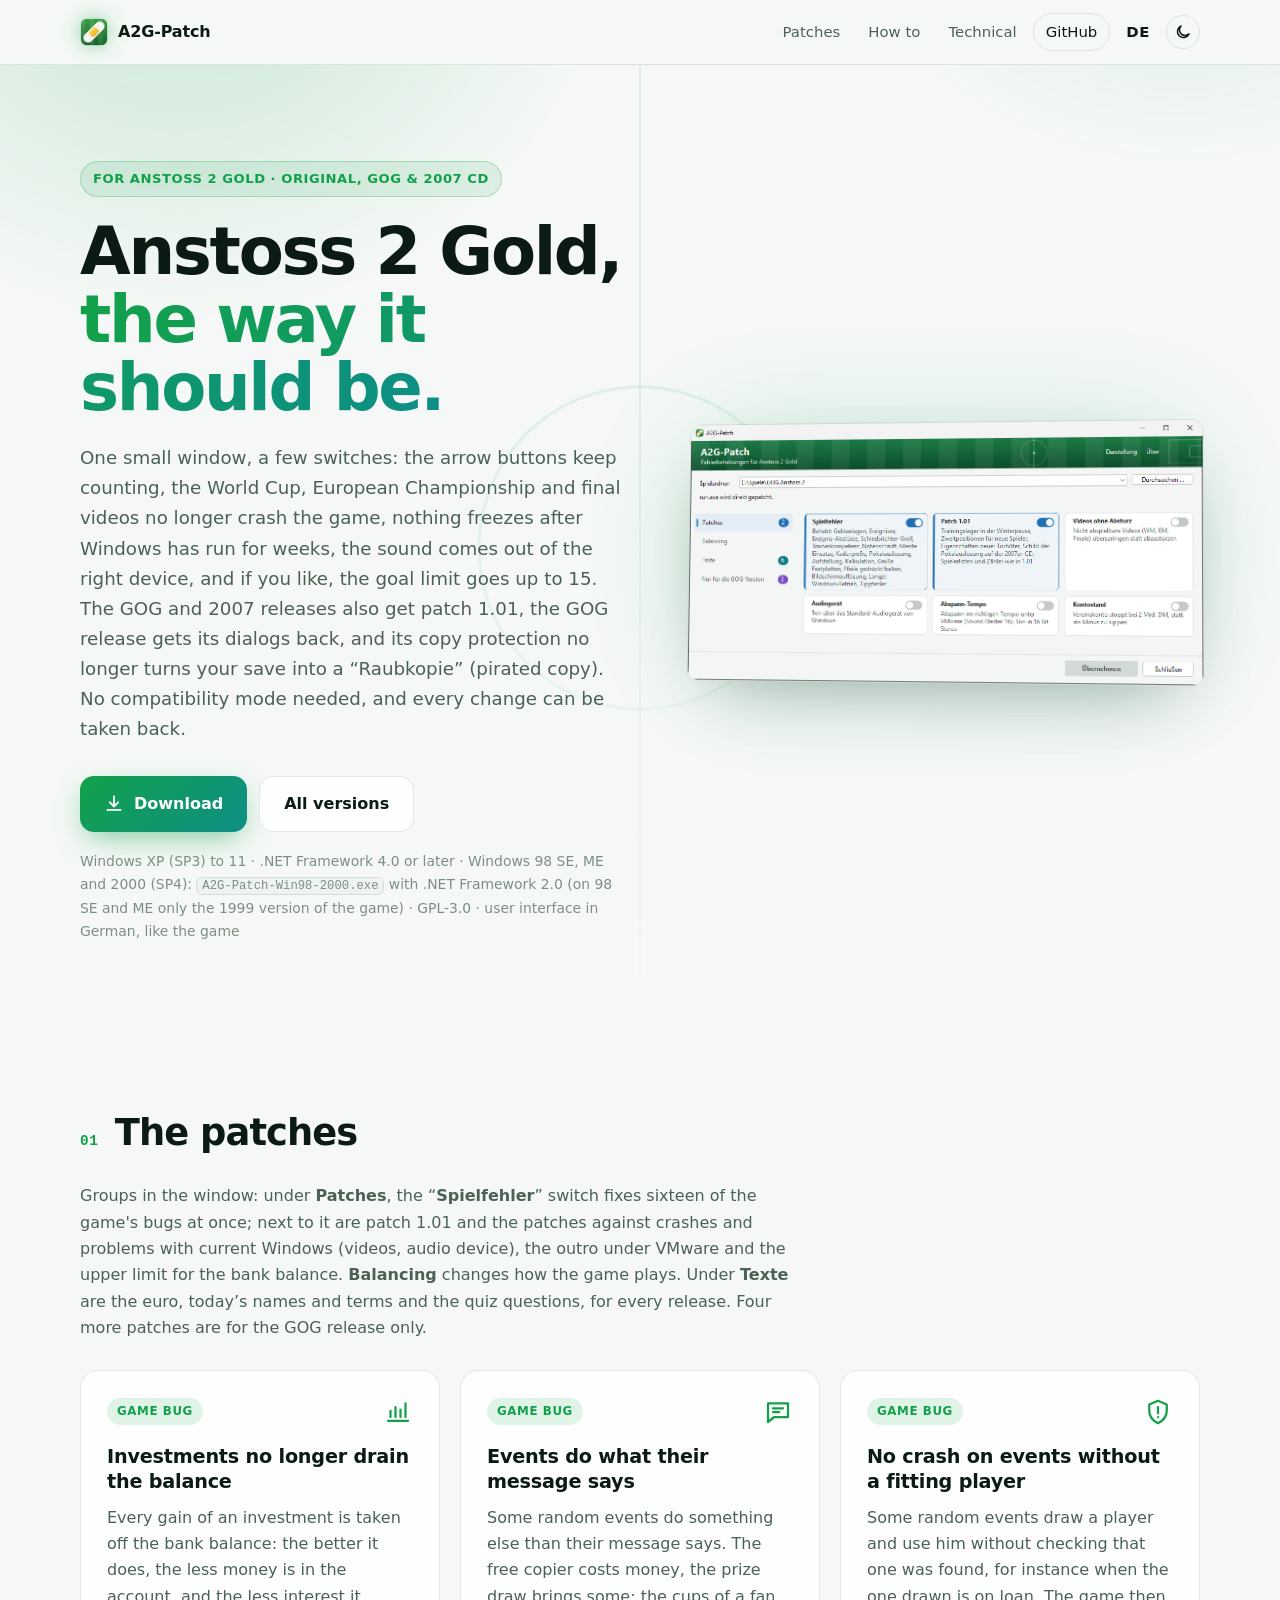
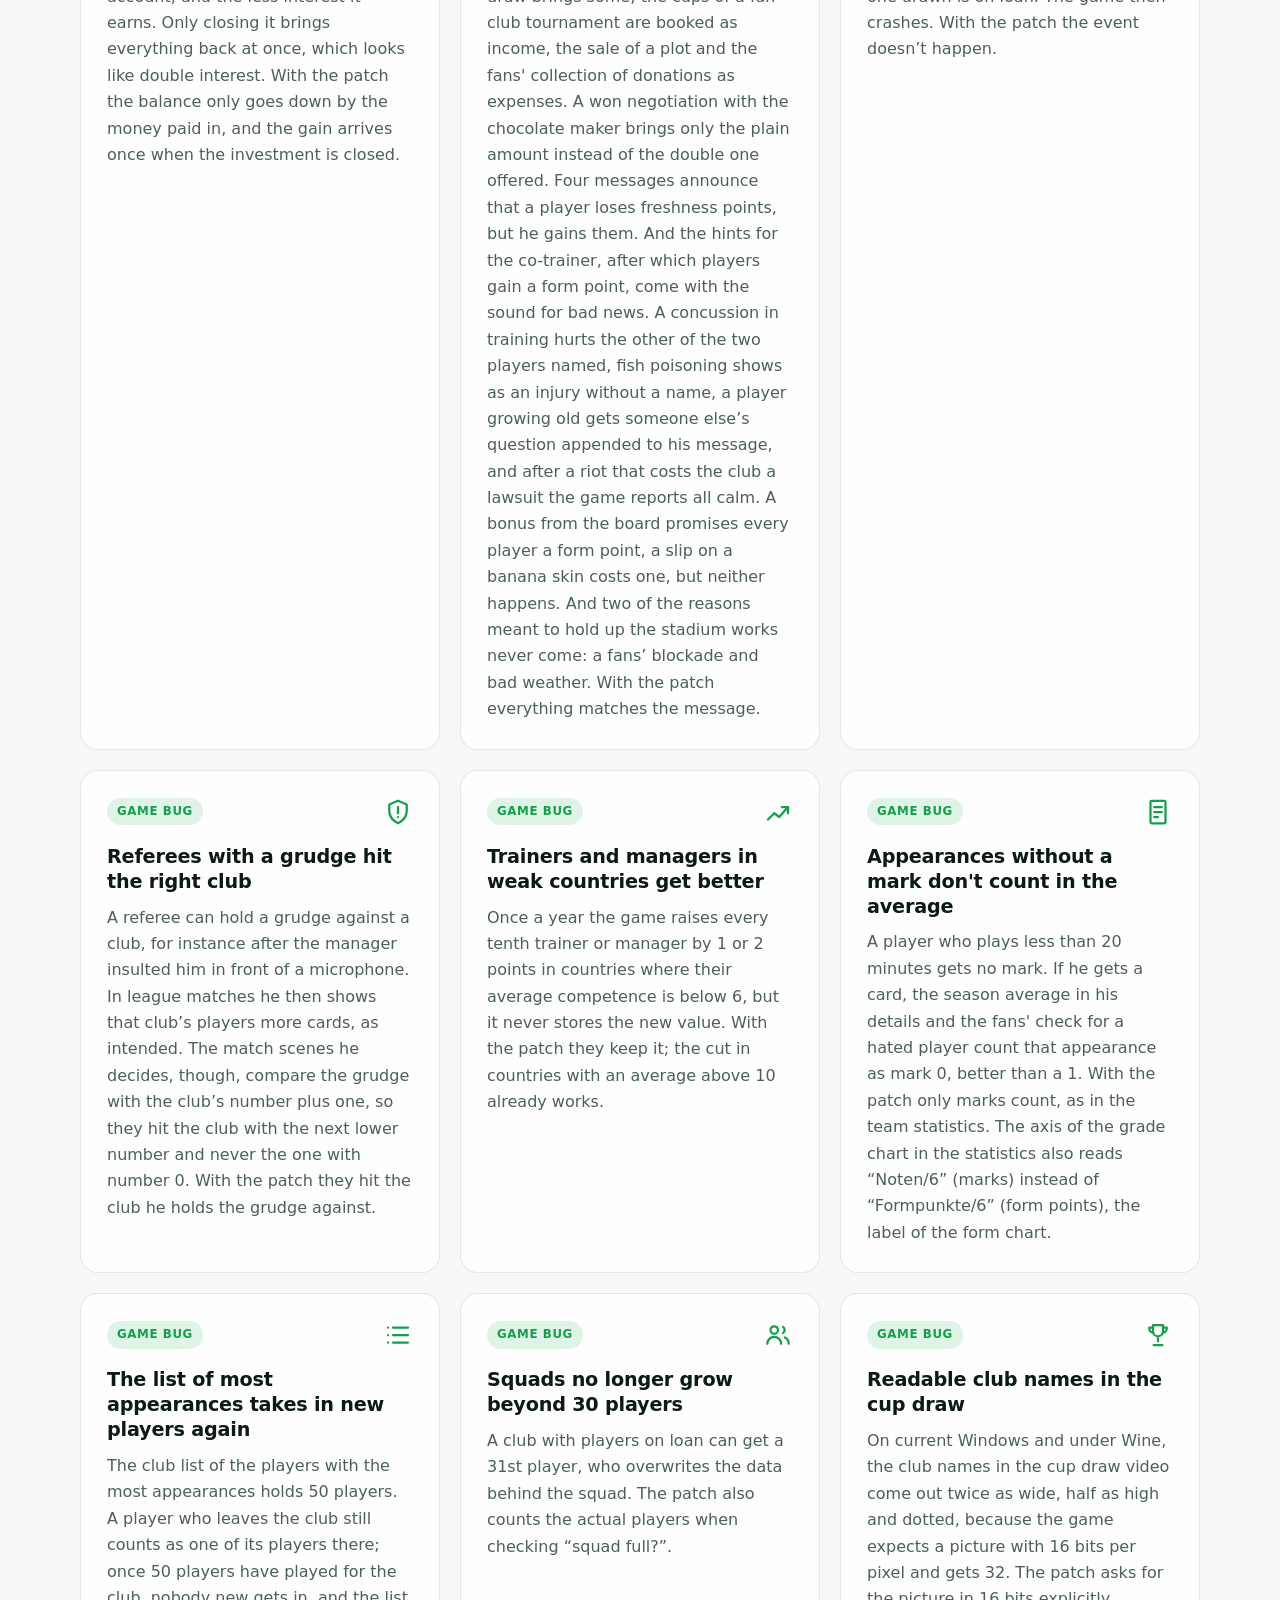
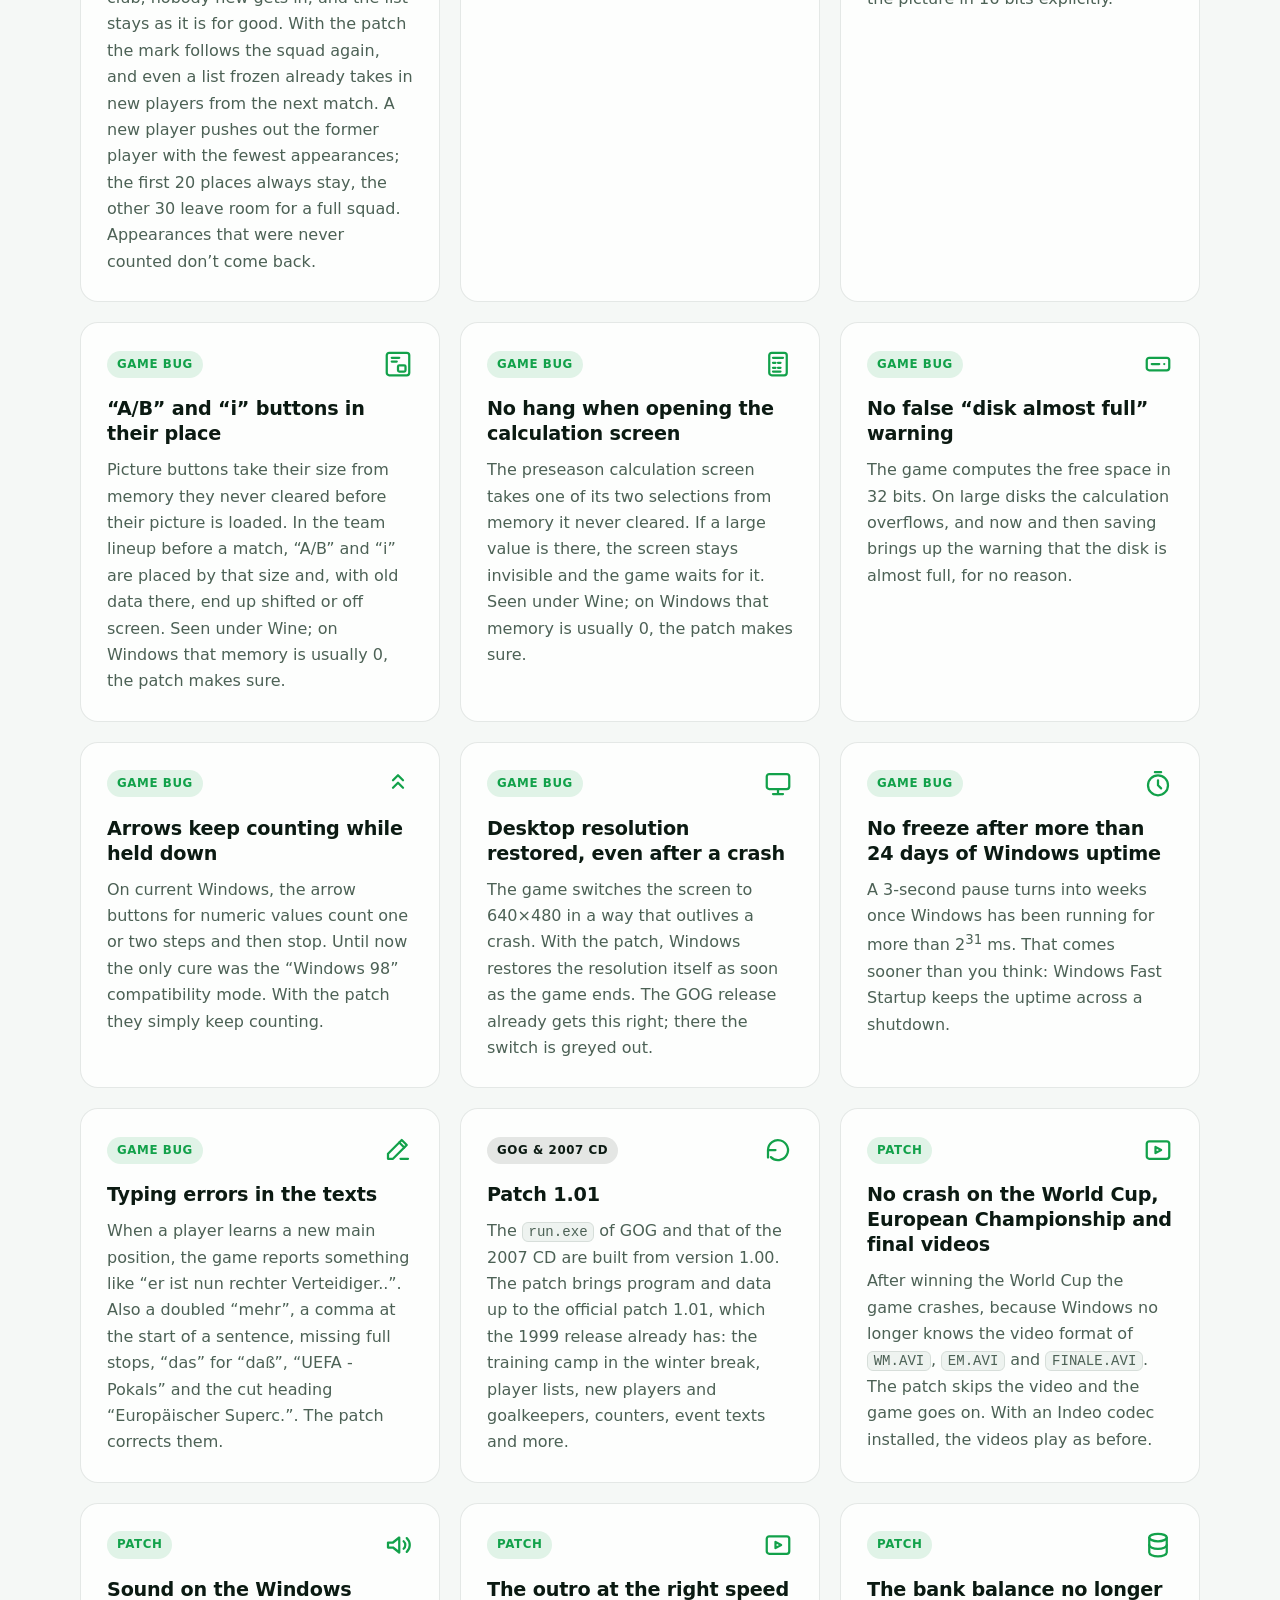
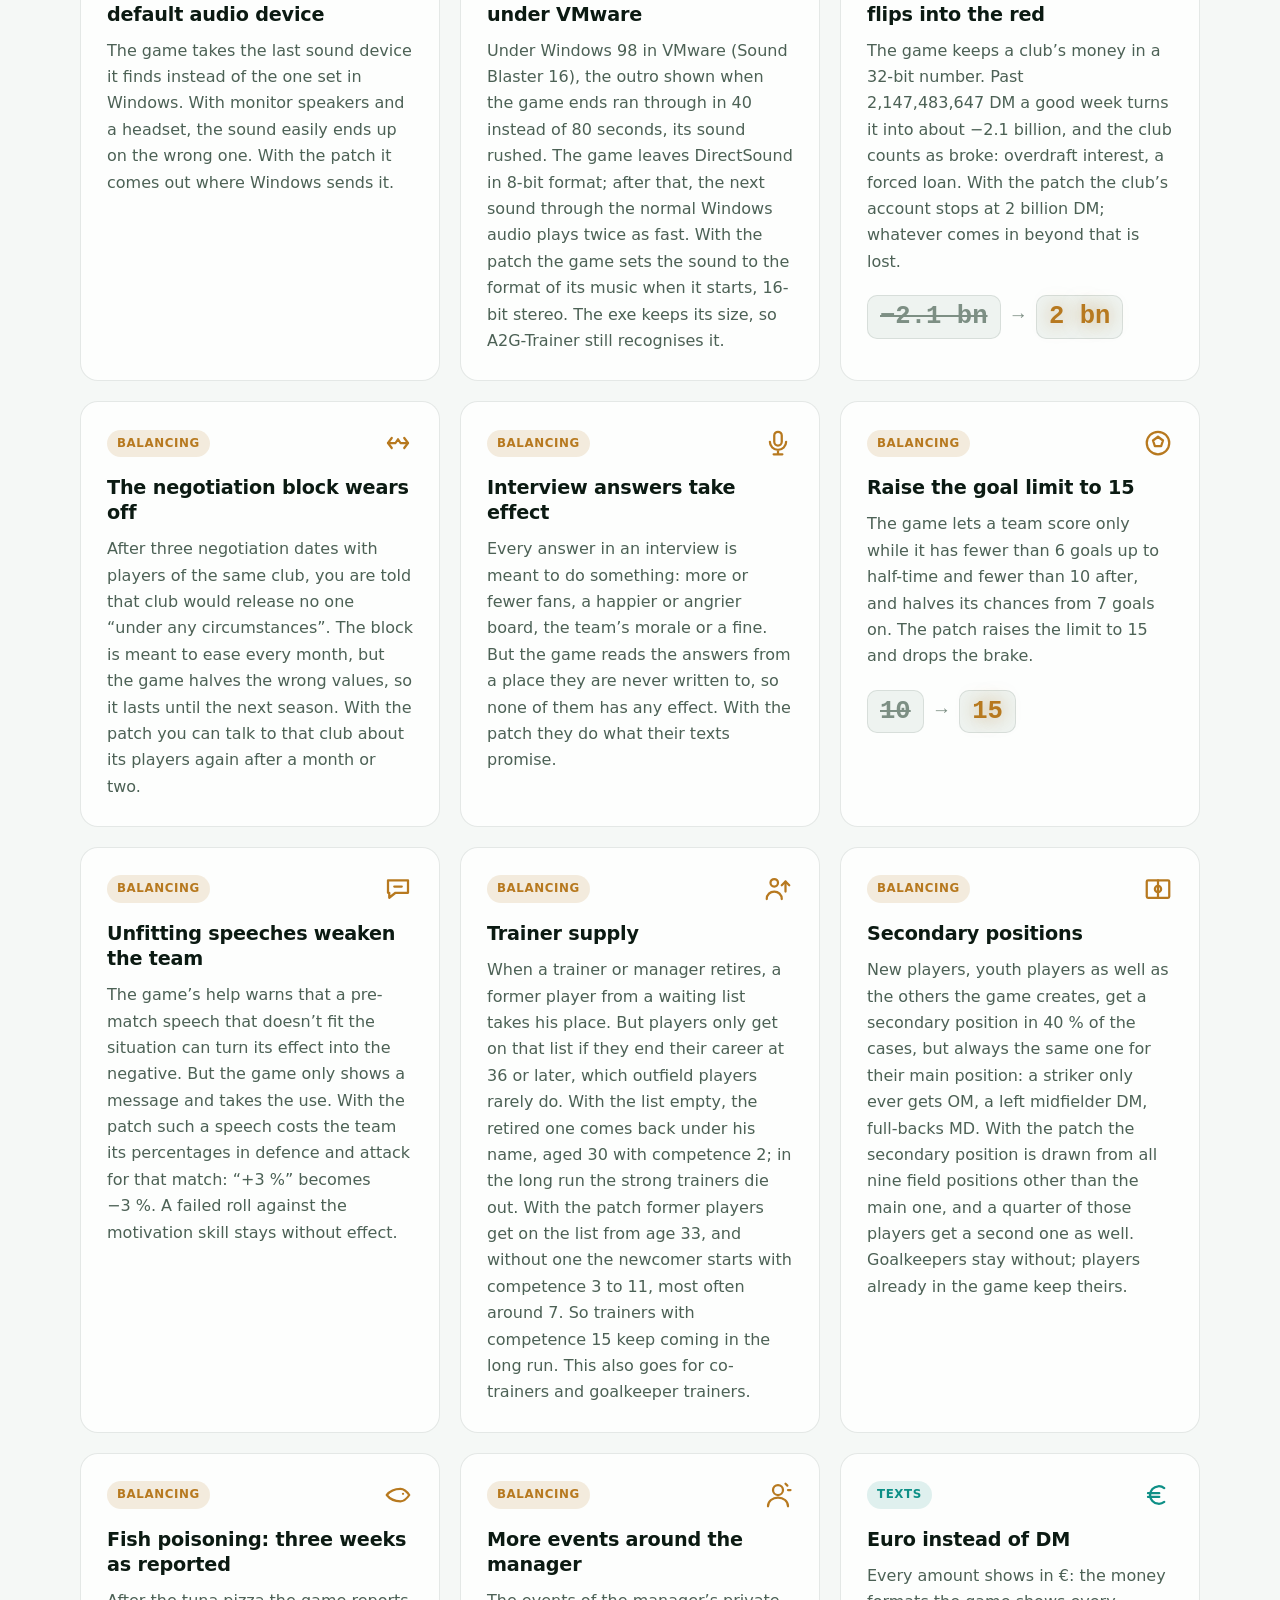
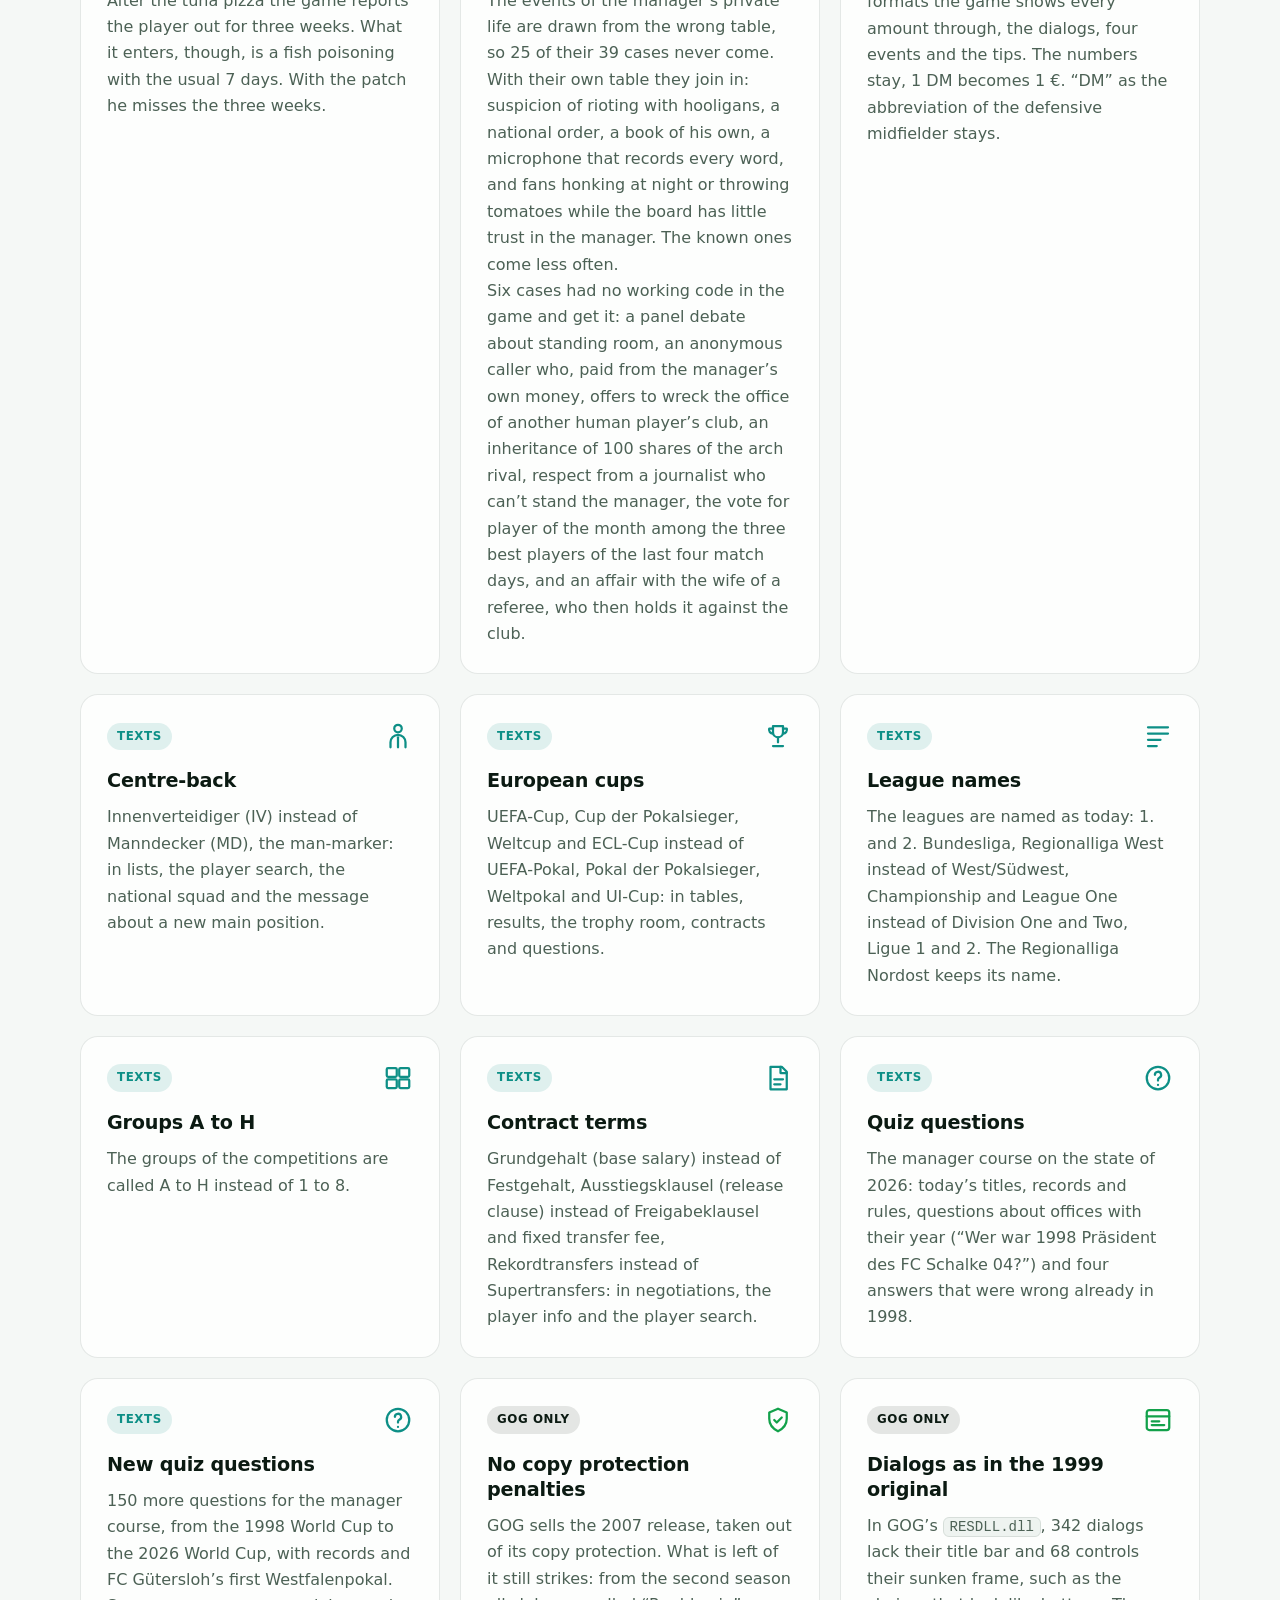
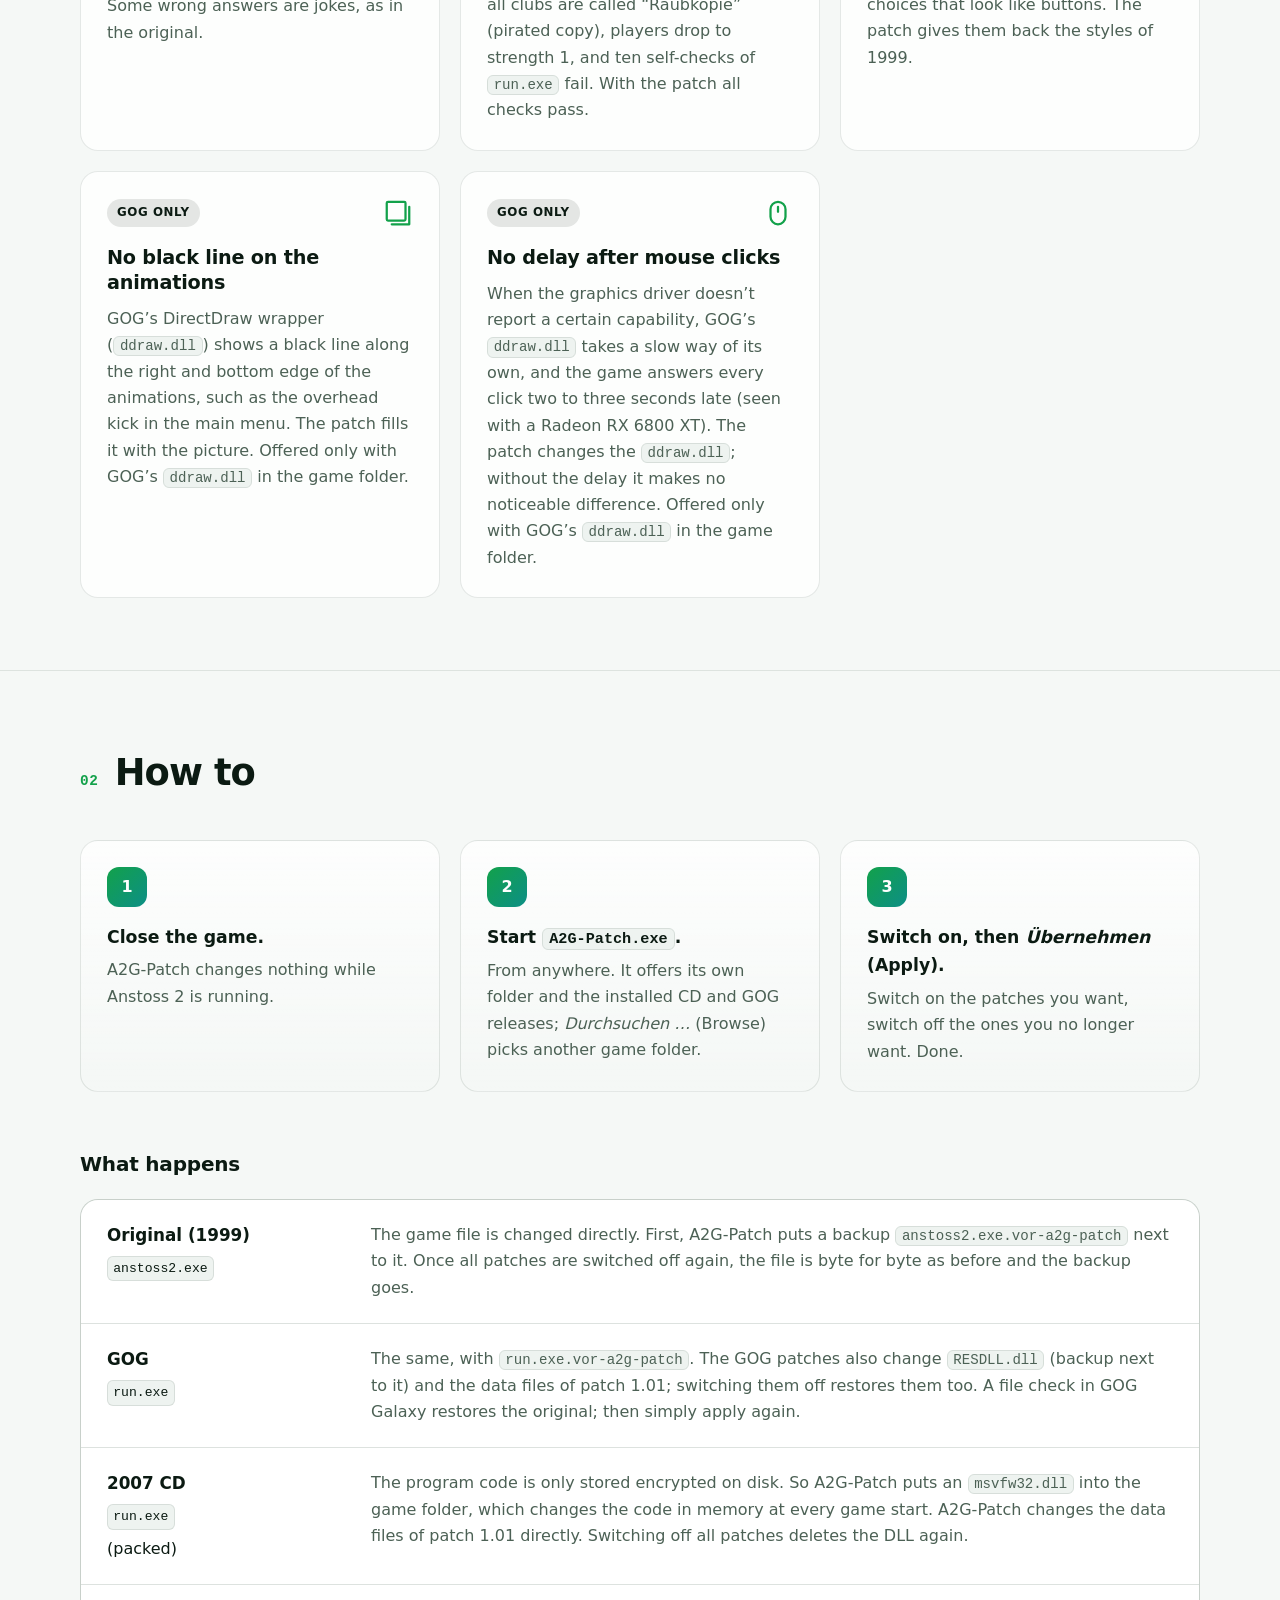
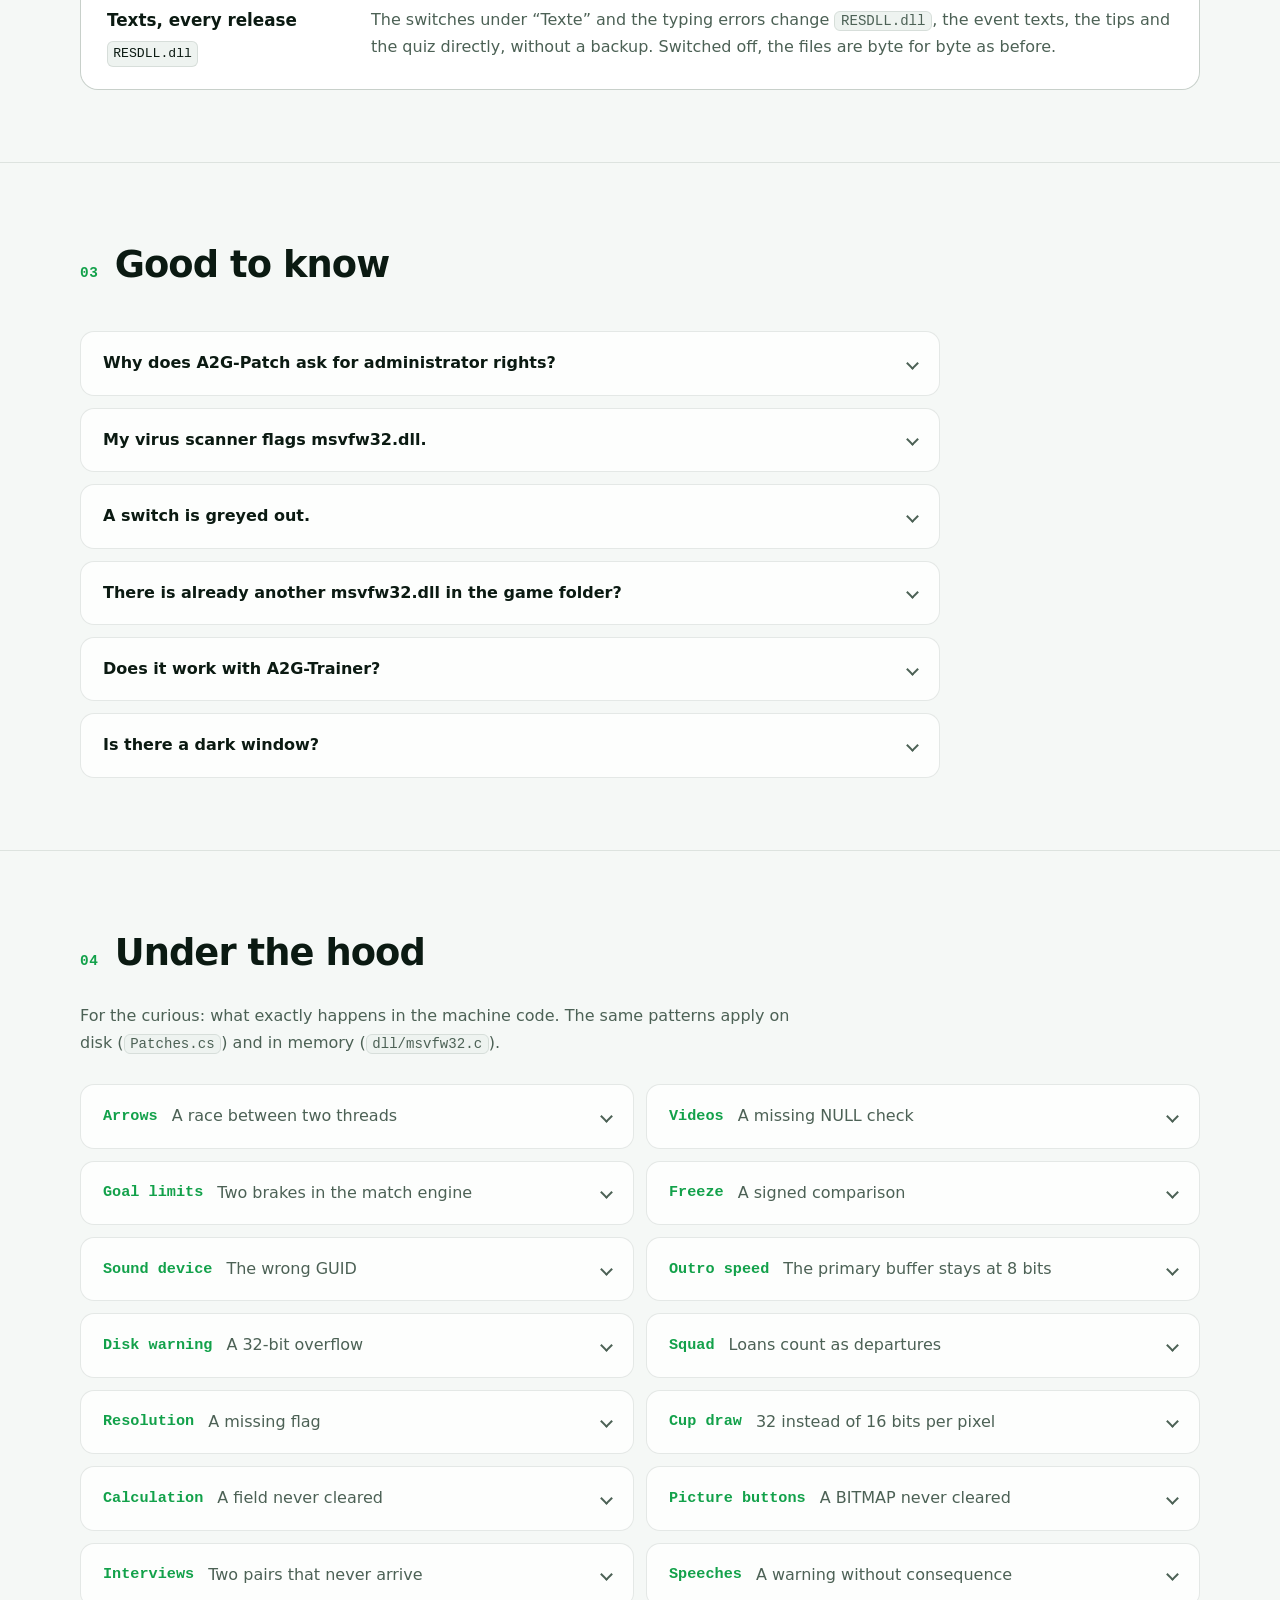
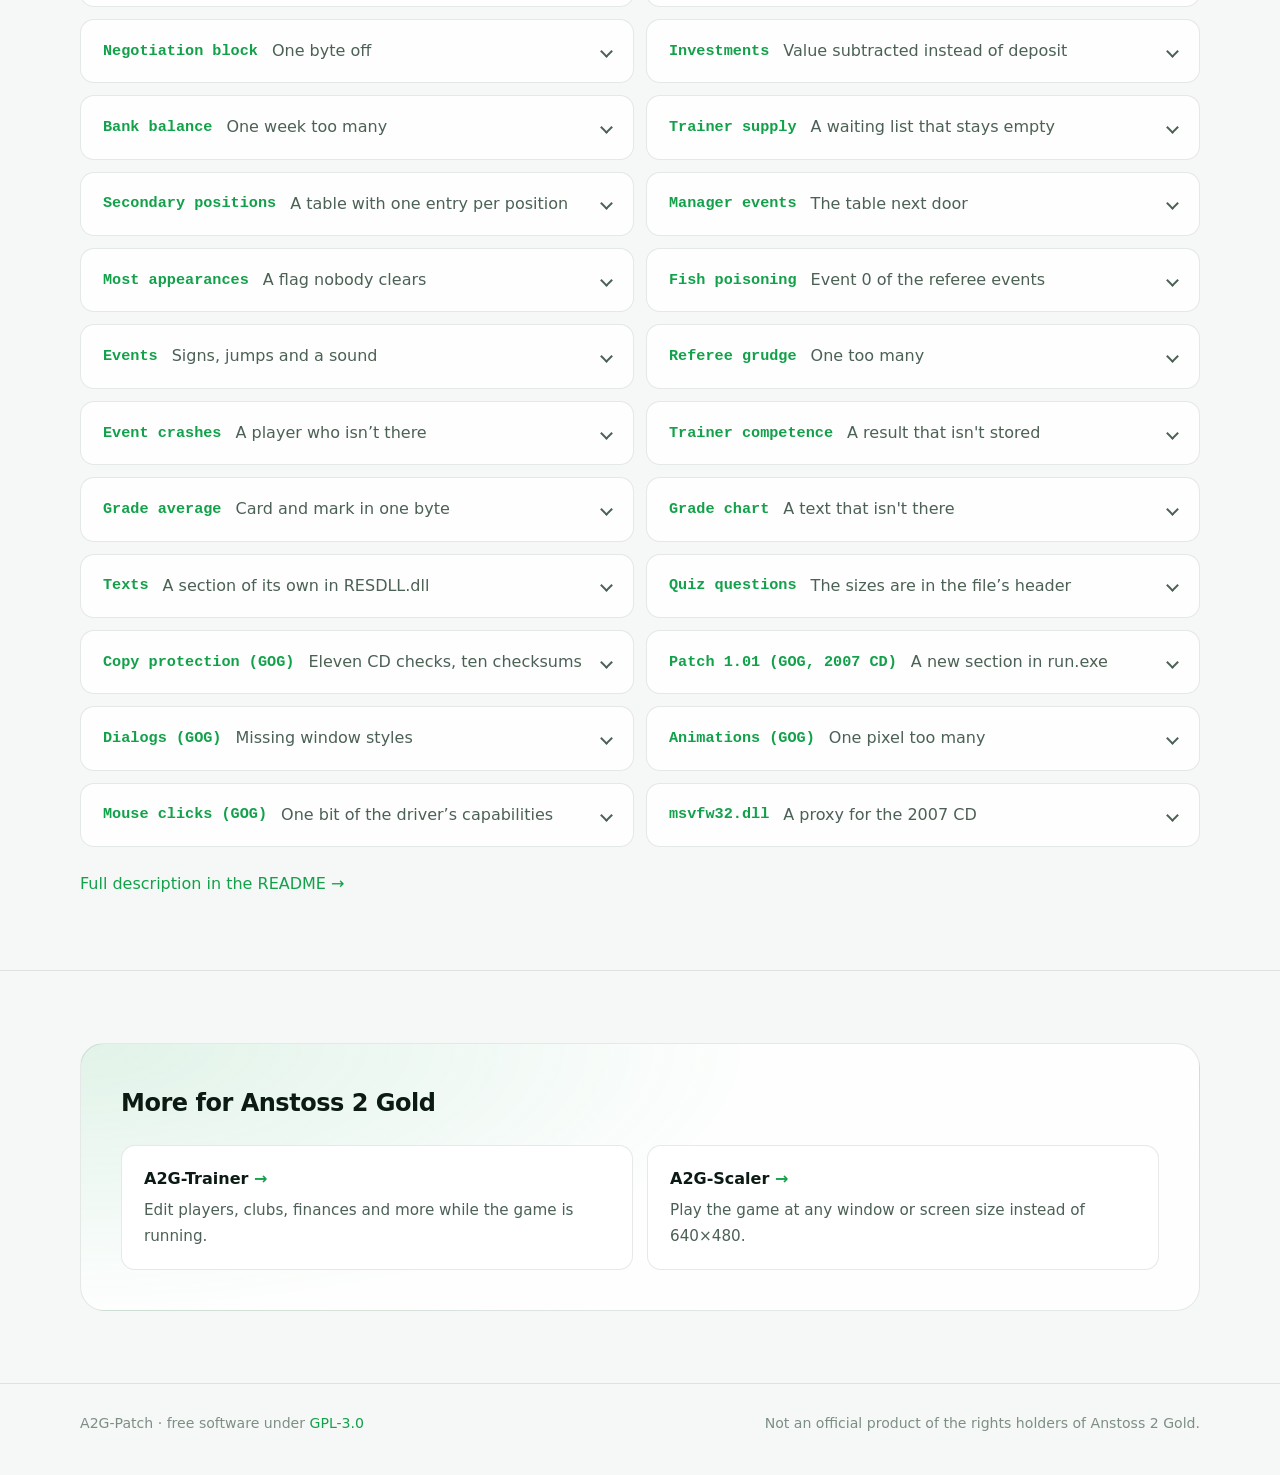
<file: site/en/index.html>
<!doctype html>
<html lang="en">
<head>
<meta charset="utf-8">
<meta name="viewport" content="width=device-width, initial-scale=1">
<title>A2G-Patch – Bug fixes for Anstoss 2 Gold</title>
<meta name="description" content="Small patches for Anstoss 2 Gold: arrow buttons keep counting, no crash on the World Cup, European Championship and final videos, no freeze, sound on the right device, goal limit raised to 15 and more. For the original, GOG and 2007 CD releases, plus patch 1.01 for GOG and the 2007 CD, and no copy protection penalties for GOG.">
<link rel="icon" href="../favicon.ico">
<link rel="apple-touch-icon" href="../logo.png">
<link rel="stylesheet" href="../style.css">
<link rel="alternate" hreflang="de" href="https://transfairs.github.io/A2G-Patcher/">
<link rel="alternate" hreflang="en" href="https://transfairs.github.io/A2G-Patcher/en/">
<script src="../theme.js"></script>
</head>
<body>

<header class="nav">
  <div class="wrap nav-inner">
    <a class="brand" href="#top"><img class="brand-logo" src="../logo.png" width="28" height="28" alt="">A2G-Patch</a>
    <nav>
      <a href="#patches">Patches</a>
      <a href="#usage">How to</a>
      <a href="#technical">Technical</a>
      <a class="nav-gh" href="https://github.com/transfairs/A2G-Patcher">GitHub</a>
      <a class="nav-lang" href="../" hreflang="de" lang="de" title="Deutsche Fassung">DE</a>
      <button class="theme-btn" id="theme-btn" type="button" aria-label="Dark mode" title="Switch light/dark" hidden>
        <svg class="sun" viewBox="0 0 24 24" aria-hidden="true"><circle cx="12" cy="12" r="4"/><path d="M12 2v2M12 20v2M4.9 4.9l1.4 1.4M17.7 17.7l1.4 1.4M2 12h2M20 12h2M4.9 19.1l1.4-1.4M17.7 6.3l1.4-1.4"/></svg>
        <svg class="moon" viewBox="0 0 24 24" aria-hidden="true"><path d="M20 14.5A8 8 0 1 1 9.5 4a6.5 6.5 0 0 0 10.5 10.5z"/></svg>
      </button>
    </nav>
  </div>
</header>

<main id="top">

<section class="hero">
  <div class="pitch" aria-hidden="true"></div>
  <div class="wrap hero-grid">
    <div class="hero-copy">
      <p class="eyebrow">For Anstoss 2 Gold · Original, GOG &amp; 2007 CD</p>
      <h1>Anstoss 2 Gold,<br><span class="grad">the way it should be.</span></h1>
      <p class="lead">One small window, a few switches: the arrow buttons keep counting, the World Cup, European Championship and final videos no longer crash the game, nothing freezes after Windows has run for weeks, the sound comes out of the right device, and if you like, the goal limit goes up to 15. The GOG and 2007 releases also get patch 1.01, the GOG release gets its dialogs back, and its copy protection no longer turns your save into a “Raubkopie” (pirated copy). No compatibility mode needed, and every change can be taken back.</p>
      <div class="cta">
        <a class="btn btn-primary" href="https://github.com/transfairs/A2G-Patcher/releases/latest/download/A2G-Patch-Latest.zip">
          <svg viewBox="0 0 24 24" aria-hidden="true"><path d="M12 3v12m0 0-5-5m5 5 5-5M4 19h16"/></svg>
          Download
        </a>
        <a class="btn btn-ghost" href="https://github.com/transfairs/A2G-Patcher/releases">All versions</a>
      </div>
      <p class="fine">Windows XP (SP3) to 11 · .NET Framework 4.0 or later · Windows 98 SE, ME and 2000 (SP4): <code>A2G-Patch-Win98-2000.exe</code> with .NET Framework 2.0 (on 98 SE and ME only the 1999 version of the game) · GPL-3.0 · user interface in German, like the game</p>
    </div>
    <figure class="shot">
      <div class="shot-glow" aria-hidden="true"></div>
      <img src="../patch.png" width="1020" height="513" alt="The A2G-Patch window: game folder selection, the groups on the left and one tile with a switch per patch on the right">
    </figure>
  </div>
</section>

<section id="patches" class="section">
  <div class="wrap">
    <h2 class="section-title"><span>01</span>The patches</h2>
    <p class="intro">Groups in the window: under <b>Patches</b>, the “<b>Spielfehler</b>” switch fixes sixteen of the game's bugs at once; next to it are patch 1.01 and the patches against crashes and problems with current Windows (videos, audio device), the outro under VMware and the upper limit for the bank balance. <b>Balancing</b> changes how the game plays. Under <b>Texte</b> are the euro, today’s names and terms and the quiz questions, for every release. Four more patches are for the GOG release only.</p>
    <div class="cards">
      <article class="card">
        <div class="card-head">
          <span class="tag tag-fix">Game bug</span>
          <svg class="icon" viewBox="0 0 24 24" aria-hidden="true"><path d="M4 19h16"/><path d="M6 16v-5M10 16V8M14 16v-6M18 16V5"/></svg>
        </div>
        <h3>Investments no longer drain the balance</h3>
        <p>Every gain of an investment is taken off the bank balance: the better it does, the less money is in the account, and the less interest it earns. Only closing it brings everything back at once, which looks like double interest. With the patch the balance only goes down by the money paid in, and the gain arrives once when the investment is closed.</p>
      </article>
      <article class="card">
        <div class="card-head">
          <span class="tag tag-fix">Game bug</span>
          <svg class="icon" viewBox="0 0 24 24" aria-hidden="true"><path d="M4 5h16v11H9l-5 4z"/><path d="M8 9h8M8 12h5"/></svg>
        </div>
        <h3>Events do what their message says</h3>
        <p>Some random events do something else than their message says. The free copier costs money, the prize draw brings some; the cups of a fan club tournament are booked as income, the sale of a plot and the fans' collection of donations as expenses. A won negotiation with the chocolate maker brings only the plain amount instead of the double one offered. Four messages announce that a player loses freshness points, but he gains them. And the hints for the co-trainer, after which players gain a form point, come with the sound for bad news. A concussion in training hurts the other of the two players named, fish poisoning shows as an injury without a name, a player growing old gets someone else’s question appended to his message, and after a riot that costs the club a lawsuit the game reports all calm. A bonus from the board promises every player a form point, a slip on a banana skin costs one, but neither happens. And two of the reasons meant to hold up the stadium works never come: a fans’ blockade and bad weather. With the patch everything matches the message.</p>
      </article>
      <article class="card">
        <div class="card-head">
          <span class="tag tag-fix">Game bug</span>
          <svg class="icon" viewBox="0 0 24 24" aria-hidden="true"><path d="M12 3l7 3v5c0 4.5-3 8-7 10-4-2-7-5.5-7-10V6z"/><path d="M12 8v5M12 16h.01"/></svg>
        </div>
        <h3>No crash on events without a fitting player</h3>
        <p>Some random events draw a player and use him without checking that one was found, for instance when the one drawn is on loan. The game then crashes. With the patch the event doesn’t happen.</p>
      </article>
      <article class="card">
        <div class="card-head">
          <span class="tag tag-fix">Game bug</span>
          <svg class="icon" viewBox="0 0 24 24" aria-hidden="true"><path d="M12 3l7 3v5c0 4.5-3 8-7 10-4-2-7-5.5-7-10V6z"/><path d="M12 8v5M12 16h.01"/></svg>
        </div>
        <h3>Referees with a grudge hit the right club</h3>
        <p>A referee can hold a grudge against a club, for instance after the manager insulted him in front of a microphone. In league matches he then shows that club’s players more cards, as intended. The match scenes he decides, though, compare the grudge with the club’s number plus one, so they hit the club with the next lower number and never the one with number&nbsp;0. With the patch they hit the club he holds the grudge against.</p>
      </article>
      <article class="card">
        <div class="card-head">
          <span class="tag tag-fix">Game bug</span>
          <svg class="icon" viewBox="0 0 24 24" aria-hidden="true"><path d="M4 18l5-5 4 3 7-8"/><path d="M15 8h5v5"/></svg>
        </div>
        <h3>Trainers and managers in weak countries get better</h3>
        <p>Once a year the game raises every tenth trainer or manager by 1 or 2 points in countries where their average competence is below 6, but it never stores the new value. With the patch they keep it; the cut in countries with an average above 10 already works.</p>
      </article>
      <article class="card">
        <div class="card-head">
          <span class="tag tag-fix">Game bug</span>
          <svg class="icon" viewBox="0 0 24 24" aria-hidden="true"><rect x="6" y="3" width="12" height="18" rx="1"/><path d="M9 8h6M9 12h6M9 16h3"/></svg>
        </div>
        <h3>Appearances without a mark don't count in the average</h3>
        <p>A player who plays less than 20 minutes gets no mark. If he gets a card, the season average in his details and the fans' check for a hated player count that appearance as mark&nbsp;0, better than a 1. With the patch only marks count, as in the team statistics. The axis of the grade chart in the statistics also reads “Noten/6” (marks) instead of “Formpunkte/6” (form points), the label of the form chart.</p>
      </article>
      <article class="card">
        <div class="card-head">
          <span class="tag tag-fix">Game bug</span>
          <svg class="icon" viewBox="0 0 24 24" aria-hidden="true"><path d="M8 6h12M8 12h12M8 18h12"/><path d="M4 6h.01M4 12h.01M4 18h.01"/></svg>
        </div>
        <h3>The list of most appearances takes in new players again</h3>
        <p>The club list of the players with the most appearances holds 50 players. A player who leaves the club still counts as one of its players there; once 50 players have played for the club, nobody new gets in, and the list stays as it is for good. With the patch the mark follows the squad again, and even a list frozen already takes in new players from the next match. A new player pushes out the former player with the fewest appearances; the first 20&nbsp;places always stay, the other 30 leave room for a full squad. Appearances that were never counted don’t come back.</p>
      </article>
      <article class="card">
        <div class="card-head">
          <span class="tag tag-fix">Game bug</span>
          <svg class="icon" viewBox="0 0 24 24" aria-hidden="true"><circle cx="9" cy="8" r="3"/><path d="M3.5 19a5.5 5.5 0 0 1 11 0M16 5.5a3 3 0 0 1 0 5M17.5 14a5.5 5.5 0 0 1 3 5"/></svg>
        </div>
        <h3>Squads no longer grow beyond 30 players</h3>
        <p>A club with players on loan can get a 31st&nbsp;player, who overwrites the data behind the squad. The patch also counts the actual players when checking “squad full?”.</p>
      </article>
      <article class="card">
        <div class="card-head">
          <span class="tag tag-fix">Game bug</span>
          <svg class="icon" viewBox="0 0 24 24" aria-hidden="true"><path d="M8 4h8v5a4 4 0 0 1-8 0zM8 6H5v1a3 3 0 0 0 3 3M16 6h3v1a3 3 0 0 1-3 3M12 13v4M8.5 20h7"/></svg>
        </div>
        <h3>Readable club names in the cup draw</h3>
        <p>On current Windows and under Wine, the club names in the cup draw video come out twice as wide, half as high and dotted, because the game expects a picture with 16&nbsp;bits per pixel and gets 32. The patch asks for the picture in 16&nbsp;bits explicitly.</p>
      </article>
      <article class="card">
        <div class="card-head">
          <span class="tag tag-fix">Game bug</span>
          <svg class="icon" viewBox="0 0 24 24" aria-hidden="true"><rect x="3" y="3" width="18" height="18" rx="2"/><rect x="12" y="13" width="6" height="5" rx="1"/><path d="M7 7h6M7 10h4"/></svg>
        </div>
        <h3>“A/B” and “i” buttons in their place</h3>
        <p>Picture buttons take their size from memory they never cleared before their picture is loaded. In the team lineup before a match, “A/B” and “i” are placed by that size and, with old data there, end up shifted or off screen. Seen under Wine; on Windows that memory is usually 0, the patch makes sure.</p>
      </article>
      <article class="card">
        <div class="card-head">
          <span class="tag tag-fix">Game bug</span>
          <svg class="icon" viewBox="0 0 24 24" aria-hidden="true"><rect x="5" y="3" width="14" height="18" rx="2"/><path d="M8 7h8M8 11h2M12 11h2M8 15h2M12 15h2M8 18h6"/></svg>
        </div>
        <h3>No hang when opening the calculation screen</h3>
        <p>The preseason calculation screen takes one of its two selections from memory it never cleared. If a large value is there, the screen stays invisible and the game waits for it. Seen under Wine; on Windows that memory is usually 0, the patch makes sure.</p>
      </article>
      <article class="card">
        <div class="card-head">
          <span class="tag tag-fix">Game bug</span>
          <svg class="icon" viewBox="0 0 24 24" aria-hidden="true"><rect x="3" y="7" width="18" height="10" rx="2"/><path d="M7 12h6M17 12h.01"/></svg>
        </div>
        <h3>No false “disk almost full” warning</h3>
        <p>The game computes the free space in 32&nbsp;bits. On large disks the calculation overflows, and now and then saving brings up the warning that the disk is almost full, for no reason.</p>
      </article>
      <article class="card">
        <div class="card-head">
          <span class="tag tag-fix">Game bug</span>
          <svg class="icon" viewBox="0 0 24 24" aria-hidden="true"><path d="M8 15l4-4 4 4M8 9l4-4 4 4"/></svg>
        </div>
        <h3>Arrows keep counting while held down</h3>
        <p>On current Windows, the arrow buttons for numeric values count one or two steps and then stop. Until now the only cure was the “Windows&nbsp;98” compatibility mode. With the patch they simply keep counting.</p>
      </article>
      <article class="card">
        <div class="card-head">
          <span class="tag tag-fix">Game bug</span>
          <svg class="icon" viewBox="0 0 24 24" aria-hidden="true"><rect x="3" y="4" width="18" height="12" rx="2"/><path d="M8 20h8M12 16v4"/></svg>
        </div>
        <h3>Desktop resolution restored, even after a crash</h3>
        <p>The game switches the screen to 640×480 in a way that outlives a crash. With the patch, Windows restores the resolution itself as soon as the game ends. The GOG release already gets this right; there the switch is greyed out.</p>
      </article>
      <article class="card">
        <div class="card-head">
          <span class="tag tag-fix">Game bug</span>
          <svg class="icon" viewBox="0 0 24 24" aria-hidden="true"><circle cx="12" cy="13" r="8"/><path d="M12 9v4l2.5 2.5M9.5 2.5h5"/></svg>
        </div>
        <h3>No freeze after more than 24 days of Windows uptime</h3>
        <p>A 3-second pause turns into weeks once Windows has been running for more than 2<sup>31</sup>&nbsp;ms. That comes sooner than you think: Windows Fast Startup keeps the uptime across a shutdown.</p>
      </article>
      <article class="card">
        <div class="card-head">
          <span class="tag tag-fix">Game bug</span>
          <svg class="icon" viewBox="0 0 24 24" aria-hidden="true"><path d="M4 19h4L19 8l-4-4L4 15z"/><path d="M13 6l4 4M14 19h6"/></svg>
        </div>
        <h3>Typing errors in the texts</h3>
        <p>When a player learns a new main position, the game reports something like “er ist nun rechter Verteidiger..”. Also a doubled “mehr”, a comma at the start of a sentence, missing full stops, “das” for “daß”, “UEFA - Pokals” and the cut heading “Europäischer Superc.”. The patch corrects them.</p>
      </article>
      <article class="card">
        <div class="card-head">
          <span class="tag tag-gog">GOG &amp; 2007 CD</span>
          <svg class="icon" viewBox="0 0 24 24" aria-hidden="true"><path d="M4 12a8 8 0 1 1 2.3 5.7M4 18v-6h6"/></svg>
        </div>
        <h3>Patch 1.01</h3>
        <p>The <code>run.exe</code> of GOG and that of the 2007 CD are built from version 1.00. The patch brings program and data up to the official patch 1.01, which the 1999 release already has: the training camp in the winter break, player lists, new players and goalkeepers, counters, event texts and more.</p>
      </article>
      <article class="card">
        <div class="card-head">
          <span class="tag tag-fix">Patch</span>
          <svg class="icon" viewBox="0 0 24 24" aria-hidden="true"><rect x="3" y="5" width="18" height="14" rx="2"/><path d="M10 9.5v5l4.5-2.5z"/></svg>
        </div>
        <h3>No crash on the World Cup, European Championship and final videos</h3>
        <p>After winning the World Cup the game crashes, because Windows no longer knows the video format of <code>WM.AVI</code>, <code>EM.AVI</code> and <code>FINALE.AVI</code>. The patch skips the video and the game goes on. With an Indeo codec installed, the videos play as before.</p>
      </article>
      <article class="card">
        <div class="card-head">
          <span class="tag tag-fix">Patch</span>
          <svg class="icon" viewBox="0 0 24 24" aria-hidden="true"><path d="M4 10v4h4l5 4V6L8 10z"/><path d="M16.5 9a4 4 0 0 1 0 6M19 6.5a7.5 7.5 0 0 1 0 11"/></svg>
        </div>
        <h3>Sound on the Windows default audio device</h3>
        <p>The game takes the last sound device it finds instead of the one set in Windows. With monitor speakers and a headset, the sound easily ends up on the wrong one. With the patch it comes out where Windows sends it.</p>
      </article>
      <article class="card">
        <div class="card-head">
          <span class="tag tag-fix">Patch</span>
          <svg class="icon" viewBox="0 0 24 24" aria-hidden="true"><rect x="3" y="5" width="18" height="14" rx="2"/><path d="M10 9.5v5l4.5-2.5z"/></svg>
        </div>
        <h3>The outro at the right speed under VMware</h3>
        <p>Under Windows 98 in VMware (Sound Blaster 16), the outro shown when the game ends ran through in 40 instead of 80 seconds, its sound rushed. The game leaves DirectSound in 8-bit format; after that, the next sound through the normal Windows audio plays twice as fast. With the patch the game sets the sound to the format of its music when it starts, 16-bit stereo. The exe keeps its size, so A2G-Trainer still recognises it.</p>
      </article>
      <article class="card">
        <div class="card-head">
          <span class="tag tag-fix">Patch</span>
          <svg class="icon" viewBox="0 0 24 24" aria-hidden="true"><ellipse cx="12" cy="6" rx="7" ry="3"/><path d="M5 6v6c0 1.7 3.1 3 7 3s7-1.3 7-3V6"/><path d="M5 12v6c0 1.7 3.1 3 7 3s7-1.3 7-3v-6"/></svg>
        </div>
        <h3>The bank balance no longer flips into the red</h3>
        <p>The game keeps a club’s money in a 32-bit number. Past 2,147,483,647&nbsp;DM a good week turns it into about −2.1&nbsp;billion, and the club counts as broke: overdraft interest, a forced loan. With the patch the club’s account stops at 2&nbsp;billion&nbsp;DM; whatever comes in beyond that is lost.</p>
        <div class="score" aria-label="Upper limit 2 billion DM">
          <span class="old">−2.1 bn</span><span class="arrow">→</span><span class="new">2 bn</span>
        </div>
      </article>
      <article class="card card-alt">
        <div class="card-head">
          <span class="tag tag-opt">Balancing</span>
          <svg class="icon" viewBox="0 0 24 24" aria-hidden="true"><path d="M4 12h6l2-3 2 3h6"/><path d="M7 8l-3 4 3 4M17 8l3 4-3 4"/></svg>
        </div>
        <h3>The negotiation block wears off</h3>
        <p>After three negotiation dates with players of the same club, you are told that club would release no one “under any circumstances”. The block is meant to ease every month, but the game halves the wrong values, so it lasts until the next season. With the patch you can talk to that club about its players again after a month or two.</p>
      </article>
      <article class="card card-alt">
        <div class="card-head">
          <span class="tag tag-opt">Balancing</span>
          <svg class="icon" viewBox="0 0 24 24" aria-hidden="true"><rect x="9" y="3" width="6" height="11" rx="3"/><path d="M5.5 11a6.5 6.5 0 0 0 13 0M12 17.5V21M8.5 21h7"/></svg>
        </div>
        <h3>Interview answers take effect</h3>
        <p>Every answer in an interview is meant to do something: more or fewer fans, a happier or angrier board, the team’s morale or a fine. But the game reads the answers from a place they are never written to, so none of them has any effect. With the patch they do what their texts promise.</p>
      </article>
      <article class="card card-alt">
        <div class="card-head">
          <span class="tag tag-opt">Balancing</span>
          <svg class="icon" viewBox="0 0 24 24" aria-hidden="true"><circle cx="12" cy="12" r="9"/><path d="M12 7l4 3-1.5 4.5h-5L8 10z"/></svg>
        </div>
        <h3>Raise the goal limit to 15</h3>
        <p>The game lets a team score only while it has fewer than 6 goals up to half-time and fewer than 10 after, and halves its chances from 7 goals on. The patch raises the limit to 15 and drops the brake.</p>
        <div class="score" aria-label="Limit raised from 10 to 15 goals">
          <span class="old">10</span><span class="arrow">→</span><span class="new">15</span>
        </div>
      </article>
      <article class="card card-alt">
        <div class="card-head">
          <span class="tag tag-opt">Balancing</span>
          <svg class="icon" viewBox="0 0 24 24" aria-hidden="true"><path d="M4 5h16v10H10l-5 4v-4H4z"/><path d="M9 10h6"/></svg>
        </div>
        <h3>Unfitting speeches weaken the team</h3>
        <p>The game’s help warns that a pre-match speech that doesn’t fit the situation can turn its effect into the negative. But the game only shows a message and takes the use. With the patch such a speech costs the team its percentages in defence and attack for that match: “+3&nbsp;%” becomes −3&nbsp;%. A failed roll against the motivation skill stays without effect.</p>
      </article>
      <article class="card card-alt">
        <div class="card-head">
          <span class="tag tag-opt">Balancing</span>
          <svg class="icon" viewBox="0 0 24 24" aria-hidden="true"><circle cx="9" cy="7" r="3"/><path d="M3 20c0-3.5 2.7-6 6-6s6 2.5 6 6"/><path d="M18 14V6"/><path d="M15 9l3-3 3 3"/></svg>
        </div>
        <h3>Trainer supply</h3>
        <p>When a trainer or manager retires, a former player from a waiting list takes his place. But players only get on that list if they end their career at 36 or later, which outfield players rarely do. With the list empty, the retired one comes back under his name, aged 30 with competence 2; in the long run the strong trainers die out. With the patch former players get on the list from age 33, and without one the newcomer starts with competence 3 to 11, most often around 7. So trainers with competence 15 keep coming in the long run. This also goes for co-trainers and goalkeeper trainers.</p>
      </article>
      <article class="card card-alt">
        <div class="card-head">
          <span class="tag tag-opt">Balancing</span>
          <svg class="icon" viewBox="0 0 24 24" aria-hidden="true"><rect x="3" y="5" width="18" height="14" rx="1"/><path d="M12 5v14"/><circle cx="12" cy="12" r="2.5"/></svg>
        </div>
        <h3>Secondary positions</h3>
        <p>New players, youth players as well as the others the game creates, get a secondary position in 40&nbsp;% of the cases, but always the same one for their main position: a striker only ever gets OM, a left midfielder DM, full-backs MD. With the patch the secondary position is drawn from all nine field positions other than the main one, and a quarter of those players get a second one as well. Goalkeepers stay without; players already in the game keep theirs.</p>
      </article>
      <article class="card card-alt">
        <div class="card-head">
          <span class="tag tag-opt">Balancing</span>
          <svg class="icon" viewBox="0 0 24 24" aria-hidden="true"><path d="M3 12c3-4 7-5 11-5 3 0 5 2 7 5-2 3-4 5-7 5-4 0-8-1-11-5z"/><path d="M16 11h.01"/></svg>
        </div>
        <h3>Fish poisoning: three weeks as reported</h3>
        <p>After the tuna pizza the game reports the player out for three weeks. What it enters, though, is a fish poisoning with the usual 7&nbsp;days. With the patch he misses the three weeks.</p>
      </article>
      <article class="card card-alt">
        <div class="card-head">
          <span class="tag tag-opt">Balancing</span>
          <svg class="icon" viewBox="0 0 24 24" aria-hidden="true"><circle cx="12" cy="8" r="4"/><path d="M4 21c0-4 3.6-7 8-7s8 3 8 7"/><path d="M18 3l1.5 1.5M20 8h2"/></svg>
        </div>
        <h3>More events around the manager</h3>
        <p>The events of the manager’s private life are drawn from the wrong table, so 25 of their 39 cases never come. With their own table they join in: suspicion of rioting with hooligans, a national order, a book of his own, a microphone that records every word, and fans honking at night or throwing tomatoes while the board has little trust in the manager. The known ones come less often.</p>
        <p>Six cases had no working code in the game and get it: a panel debate about standing room, an anonymous caller who, paid from the manager’s own money, offers to wreck the office of another human player’s club, an inheritance of 100&nbsp;shares of the arch rival, respect from a journalist who can’t stand the manager, the vote for player of the month among the three best players of the last four match days, and an affair with the wife of a referee, who then holds it against the club.</p>
      </article>
      <article class="card card-text">
        <div class="card-head">
          <span class="tag tag-text">Texts</span>
          <svg class="icon" viewBox="0 0 24 24" aria-hidden="true"><path d="M17 6.5A7 7 0 1 0 17 17.5"/><path d="M4 10.5h9M4 13.5h9"/></svg>
        </div>
        <h3>Euro instead of DM</h3>
        <p>Every amount shows in €: the money formats the game shows every amount through, the dialogs, four events and the tips. The numbers stay, 1&nbsp;DM becomes 1&nbsp;€. “DM” as the abbreviation of the defensive midfielder stays.</p>
      </article>
      <article class="card card-text">
        <div class="card-head">
          <span class="tag tag-text">Texts</span>
          <svg class="icon" viewBox="0 0 24 24" aria-hidden="true"><circle cx="12" cy="6" r="3"/><path d="M6 21v-4a6 6 0 0 1 12 0v4"/><path d="M12 13v8"/></svg>
        </div>
        <h3>Centre-back</h3>
        <p>Innenverteidiger (IV) instead of Manndecker (MD), the man-marker: in lists, the player search, the national squad and the message about a new main position.</p>
      </article>
      <article class="card card-text">
        <div class="card-head">
          <span class="tag tag-text">Texts</span>
          <svg class="icon" viewBox="0 0 24 24" aria-hidden="true"><path d="M8 4h8v5a4 4 0 0 1-8 0z"/><path d="M8 6H5a3 3 0 0 0 3 4M16 6h3a3 3 0 0 1-3 4M12 13v4M8 20h8"/></svg>
        </div>
        <h3>European cups</h3>
        <p>UEFA-Cup, Cup der Pokalsieger, Weltcup and ECL-Cup instead of UEFA-Pokal, Pokal der Pokalsieger, Weltpokal and UI-Cup: in tables, results, the trophy room, contracts and questions.</p>
      </article>
      <article class="card card-text">
        <div class="card-head">
          <span class="tag tag-text">Texts</span>
          <svg class="icon" viewBox="0 0 24 24" aria-hidden="true"><path d="M4 5h16M4 10h16M4 15h10M4 20h7"/></svg>
        </div>
        <h3>League names</h3>
        <p>The leagues are named as today: 1. and 2.&nbsp;Bundesliga, Regionalliga West instead of West/Südwest, Championship and League One instead of Division One and Two, Ligue&nbsp;1 and&nbsp;2. The Regionalliga Nordost keeps its name.</p>
      </article>
      <article class="card card-text">
        <div class="card-head">
          <span class="tag tag-text">Texts</span>
          <svg class="icon" viewBox="0 0 24 24" aria-hidden="true"><rect x="3" y="4" width="8" height="7" rx="1"/><rect x="13" y="4" width="8" height="7" rx="1"/><rect x="3" y="13" width="8" height="7" rx="1"/><rect x="13" y="13" width="8" height="7" rx="1"/></svg>
        </div>
        <h3>Groups A to H</h3>
        <p>The groups of the competitions are called A to H instead of 1 to 8.</p>
      </article>
      <article class="card card-text">
        <div class="card-head">
          <span class="tag tag-text">Texts</span>
          <svg class="icon" viewBox="0 0 24 24" aria-hidden="true"><path d="M6 3h9l4 4v14H6z"/><path d="M14 3v5h5M9 13h7M9 17h5"/></svg>
        </div>
        <h3>Contract terms</h3>
        <p>Grundgehalt (base salary) instead of Festgehalt, Ausstiegsklausel (release clause) instead of Freigabeklausel and fixed transfer fee, Rekordtransfers instead of Supertransfers: in negotiations, the player info and the player search.</p>
      </article>
      <article class="card card-text">
        <div class="card-head">
          <span class="tag tag-text">Texts</span>
          <svg class="icon" viewBox="0 0 24 24" aria-hidden="true"><circle cx="12" cy="12" r="9"/><path d="M9.5 9.5a2.5 2.5 0 1 1 3.5 2.3c-.6.3-1 .9-1 1.6V14M12 17.5v.01"/></svg>
        </div>
        <h3>Quiz questions</h3>
        <p>The manager course on the state of 2026: today’s titles, records and rules, questions about offices with their year (“Wer war 1998 Präsident des FC Schalke 04?”) and four answers that were wrong already in 1998.</p>
      </article>
      <article class="card card-text">
        <div class="card-head">
          <span class="tag tag-text">Texts</span>
          <svg class="icon" viewBox="0 0 24 24" aria-hidden="true"><circle cx="12" cy="12" r="9"/><path d="M9.5 9.5a2.5 2.5 0 1 1 3.5 2.3c-.6.3-1 .9-1 1.6V14M12 17.5v.01"/></svg>
        </div>
        <h3>New quiz questions</h3>
        <p>150 more questions for the manager course, from the 1998 World Cup to the 2026 World Cup, with records and FC Gütersloh&rsquo;s first Westfalenpokal. Some wrong answers are jokes, as in the original.</p>
      </article>
      <article class="card">
        <div class="card-head">
          <span class="tag tag-gog">GOG only</span>
          <svg class="icon" viewBox="0 0 24 24" aria-hidden="true"><path d="M12 3l7 3v5c0 4.5-3 8-7 10-4-2-7-5.5-7-10V6z"/><path d="M9 12l2 2 4-4"/></svg>
        </div>
        <h3>No copy protection penalties</h3>
        <p>GOG sells the 2007 release, taken out of its copy protection. What is left of it still strikes: from the second season all clubs are called “Raubkopie” (pirated copy), players drop to strength&nbsp;1, and ten self-checks of <code>run.exe</code> fail. With the patch all checks pass.</p>
      </article>
      <article class="card">
        <div class="card-head">
          <span class="tag tag-gog">GOG only</span>
          <svg class="icon" viewBox="0 0 24 24" aria-hidden="true"><rect x="3" y="4" width="18" height="16" rx="2"/><path d="M3 9h18M7 13h6M7 16h10"/></svg>
        </div>
        <h3>Dialogs as in the 1999 original</h3>
        <p>In GOG’s <code>RESDLL.dll</code>, 342 dialogs lack their title bar and 68 controls their sunken frame, such as the choices that look like buttons. The patch gives them back the styles of 1999.</p>
      </article>
      <article class="card">
        <div class="card-head">
          <span class="tag tag-gog">GOG only</span>
          <svg class="icon" viewBox="0 0 24 24" aria-hidden="true"><rect x="3" y="3" width="15" height="15" rx="1"/><path d="M21 7v14H7"/></svg>
        </div>
        <h3>No black line on the animations</h3>
        <p>GOG’s DirectDraw wrapper (<code>ddraw.dll</code>) shows a black line along the right and bottom edge of the animations, such as the overhead kick in the main menu. The patch fills it with the picture. Offered only with GOG’s <code>ddraw.dll</code> in the game folder.</p>
      </article>
      <article class="card">
        <div class="card-head">
          <span class="tag tag-gog">GOG only</span>
          <svg class="icon" viewBox="0 0 24 24" aria-hidden="true"><rect x="6" y="3" width="12" height="18" rx="6"/><path d="M12 7v4"/></svg>
        </div>
        <h3>No delay after mouse clicks</h3>
        <p>When the graphics driver doesn’t report a certain capability, GOG’s <code>ddraw.dll</code> takes a slow way of its own, and the game answers every click two to three seconds late (seen with a Radeon RX 6800 XT). The patch changes the <code>ddraw.dll</code>; without the delay it makes no noticeable difference. Offered only with GOG’s <code>ddraw.dll</code> in the game folder.</p>
      </article>
    </div>
  </div>
</section>

<section id="usage" class="section">
  <div class="wrap">
    <h2 class="section-title"><span>02</span>How to</h2>
    <ol class="steps">
      <li><b>Close the game.</b><span>A2G-Patch changes nothing while Anstoss 2 is running.</span></li>
      <li><b>Start <code>A2G-Patch.exe</code>.</b><span>From anywhere. It offers its own folder and the installed CD and GOG releases; <i>Durchsuchen …</i> (Browse) picks another game folder.</span></li>
      <li><b>Switch on, then <i>Übernehmen</i> (Apply).</b><span>Switch on the patches you want, switch off the ones you no longer want. Done.</span></li>
    </ol>

    <h3 class="sub">What happens</h3>
    <div class="releases">
      <div class="rel">
        <div class="rel-head"><b>Original (1999)</b><code>anstoss2.exe</code></div>
        <p>The game file is changed directly. First, A2G-Patch puts a backup <code>anstoss2.exe.vor-a2g-patch</code> next to it. Once all patches are switched off again, the file is byte for byte as before and the backup goes.</p>
      </div>
      <div class="rel">
        <div class="rel-head"><b>GOG</b><code>run.exe</code></div>
        <p>The same, with <code>run.exe.vor-a2g-patch</code>. The GOG patches also change <code>RESDLL.dll</code> (backup next to it) and the data files of patch 1.01; switching them off restores them too. A file check in GOG Galaxy restores the original; then simply apply again.</p>
      </div>
      <div class="rel">
        <div class="rel-head"><b>2007 CD</b><code>run.exe</code> (packed)</div>
        <p>The program code is only stored encrypted on disk. So A2G-Patch puts an <code>msvfw32.dll</code> into the game folder, which changes the code in memory at every game start. A2G-Patch changes the data files of patch 1.01 directly. Switching off all patches deletes the DLL again.</p>
      </div>
      <div class="rel">
        <div class="rel-head"><b>Texts, every release</b><code>RESDLL.dll</code></div>
        <p>The switches under “Texte” and the typing errors change <code>RESDLL.dll</code>, the event texts, the tips and the quiz directly, without a backup. Switched off, the files are byte for byte as before.</p>
      </div>
    </div>
  </div>
</section>

<section class="section">
  <div class="wrap">
    <h2 class="section-title"><span>03</span>Good to know</h2>
    <div class="faq">
      <details>
        <summary>Why does A2G-Patch ask for administrator rights?</summary>
        <p>If the game is installed under “Program Files”, only an administrator may write there. A2G-Patch then offers to restart itself as administrator.</p>
      </details>
      <details>
        <summary>My virus scanner flags msvfw32.dll.</summary>
        <p>Some scanners react to an unsigned DLL in a game folder that has the name of a system DLL; malware uses the same trick. The DLL passes every call on to the real <code>msvfw32.dll</code> of Windows and only changes the game’s code. The source code is open in <a href="https://github.com/transfairs/A2G-Patcher/tree/main/dll"><code>dll/msvfw32.c</code></a>.</p>
      </details>
      <details>
        <summary>A switch is greyed out.</summary>
        <p>Each patch finds its places by the instructions around them. If it doesn’t find them exactly once, in the original or the patched state, A2G-Patch doesn’t offer it instead of blindly overwriting something. The switches under “Nur für die GOG-Version” (GOG release only) are only there if the files are exactly GOG’s.</p>
      </details>
      <details>
        <summary>There is already another msvfw32.dll in the game folder?</summary>
        <p>A DLL that doesn’t come from A2G-Patch is never touched. One from another version of A2G-Patch is replaced on <i>Übernehmen</i> (Apply).</p>
      </details>
      <details>
        <summary>Does it work with A2G-Trainer?</summary>
        <p>Yes. The <i>Spielmechaniken</i> switches in <a href="https://github.com/transfairs/A2G-Trainer">A2G-Trainer</a> lift the goal limits and let the interview answers take effect while the trainer runs. Both recognize when A2G-Patch has already done so for good.</p>
      </details>
      <details>
        <summary>Is there a dark window?</summary>
        <p>Yes. <i>Darstellung</i> at the top of the window picks light, dark or <i>Wie Windows</i> (the default), which follows Windows' app mode, also when it is switched while the window is open.</p>
      </details>
    </div>
  </div>
</section>

<section id="technical" class="section">
  <div class="wrap">
    <h2 class="section-title"><span>04</span>Under the hood</h2>
    <p class="intro">For the curious: what exactly happens in the machine code. The same patterns apply on disk (<code>Patches.cs</code>) and in memory (<code>dll/msvfw32.c</code>).</p>
    <div class="tech">
      <details class="tech-item">
        <summary><b>Arrows</b><span>A race between two threads</span></summary>
        <p>While a button is held, a thread posts one step to the window every 60&nbsp;ms, but only while none is pending (<code>+0xF4 == 0</code>). It marks the step pending only <em>after</em> <code>PostMessageA</code>. On Windows NT the window is often faster, still finds a 0 while handling the step, and then the thread writes a 1 that is never taken down again. The patch marks the step pending before posting, in the same 41&nbsp;bytes:</p>
<pre><code><i>; before</i>
mov eax,[msg] / mov ecx,[esi+1C] / push 0 / push 0 / push eax / push ecx / call ebx
mov eax,[esi+F4] / mov [esi+F0],60 / inc eax / mov [esi+F4],eax
<i>; after</i>
mov [esi+F4],1 / mov [esi+F0],60
mov eax,[msg] / mov ecx,[esi+1C] / push 0 / push 0 / push eax / push ecx / call ebx
nop / nop / nop / jmp next</code></pre>
      </details>
      <details class="tech-item">
        <summary><b>Videos</b><span>A missing NULL check</span></summary>
        <p>The videos are Indeo&nbsp;3.2, which current Windows no longer decodes. The game’s video player doesn’t check the result of <code>AVIStreamGetFrameOpen</code> and then reads through a NULL pointer. The patch adds the check and on NULL takes the path the game takes anyway for a missing file. The room for it comes from a more compact encoding of the instructions before, in the same 75&nbsp;bytes:</p>
<pre><code>push [edi] / call AVIStreamGetFrameOpen / test eax,eax / jnz ok
mov [edi],eax / jmp release   <i>; skip the video</i>
ok: mov [edi-8],eax</code></pre>
      </details>
      <details class="tech-item">
        <summary><b>Goal limits</b><span>Two brakes in the match engine</span></summary>
        <p>The limit becomes a fixed value, the halving is skipped. More than 15 isn’t possible: the game stores results and half-time scores as a 4-bit value per team.</p>
<pre><code>limit:  setg r8 / dec r32 / and r,-4 / add r,10  →  setg r8 / mov r32,15 / nop …
brakes: jle (7E)                                  →  jmp (EB)</code></pre>
      </details>
      <details class="tech-item">
        <summary><b>Freeze</b><span>A signed comparison</span></summary>
        <p>A reply sequence waits up to 3&nbsp;seconds and compares the difference of two <code>timeGetTime</code> values with sign. Once Windows has run for more than 2<sup>31</sup>&nbsp;ms, the difference turns negative and <code>Sleep</code> gets a huge wait time. The patch compares without sign, at both places:</p>
<pre><code>sub eax,[ebp+17C] / cmp eax,0BB8 / mov [ebp+17C],eax / jge (7D)  →  jae (73)</code></pre>
      </details>
      <details class="tech-item">
        <summary><b>Sound device</b><span>The wrong GUID</span></summary>
        <p>While enumerating, the game remembers the device with the most 3D buffers. Since Vista all report 0 there, on a tie the last one wins, and its GUID goes to <code>DirectSoundCreate</code>. With NULL, DirectSound takes the Windows default device:</p>
<pre><code>push &amp;guid (68 xx xx xx xx)  →  push esi / nop ×4   <i>; esi is 0 here</i></code></pre>
      </details>
      <details class="tech-item">
        <summary><b>Outro speed</b><span>The primary buffer stays at 8&nbsp;bits</span></summary>
        <p>The game opens DirectSound at the normal cooperative level; the primary buffer then keeps DirectSound’s default of 8&nbsp;bits. With VMware’s Sound Blaster 16, the next sound through <code>waveOut</code> then runs on a clock twice as fast, the outro among them (<code>EXTRO.AVI</code> through <code>MCIWnd</code>). The patch rewrites the 121&nbsp;bytes behind <code>DirectSoundCreate</code>: <code>GetCaps</code> fills its structure completely anyway, and a failed <code>SetCooperativeLevel</code> takes the identical way out right in front. The room this frees is enough for the primary buffer:</p>
<pre><code>SetCooperativeLevel(hwnd, NORMAL)  →  (hwnd, PRIORITY)
                                       CreateSoundBuffer(primary) / SetFormat(22050 Hz, 16 bits, stereo) / Release</code></pre>
        <p>The buffer description and the format (38&nbsp;bytes) go into zeros behind the end of <code>.rdata</code> (1999) or into the import section (GOG); taking the patch back zeroes them again.</p>
      </details>
      <details class="tech-item">
        <summary><b>Disk warning</b><span>A 32-bit overflow</span></summary>
        <p>The game multiplies the values from <code>GetDiskFreeSpaceA</code> in 32&nbsp;bits. On large disks the result is the free space modulo 4&nbsp;GB and now and then falls below the threshold of 1.5&nbsp;MB. The patch skips the warning; the game saves anyway:</p>
<pre><code>cmp eax,177000 / jae (73)  →  jmp (EB)</code></pre>
      </details>
      <details class="tech-item">
        <summary><b>Squad</b><span>Loans count as departures</span></summary>
        <p>In many places the game checks whether a squad is full only by a forecast in which a player on loan counts as gone. So a 31st&nbsp;player fits in and is written behind the 30 slots. The patch also checks the actual squad size, in the same 32&nbsp;bytes of the function:</p>
<pre><code>full = forecast &gt;= 30  →  full = forecast &gt;= 30 or squad &gt;= 30</code></pre>
      </details>
      <details class="tech-item">
        <summary><b>Resolution</b><span>A missing flag</span></summary>
        <p>The game calls <code>ChangeDisplaySettingsA</code> with flag 0, so the change isn’t tied to the process. With <code>CDS_FULLSCREEN</code> it applies to the game only, and Windows restores the resolution when the game ends, even after a crash:</p>
<pre><code>mov [esi+1C8],ebx (field is 0 already)  →  mov byte [esp+4],4 / nop</code></pre>
      </details>
      <details class="tech-item">
        <summary><b>Cup draw</b><span>32 instead of 16 bits per pixel</span></summary>
        <p>The video draws the club names with GDI into a 128×32 <code>CreateCompatibleBitmap</code> and reads them out with <code>GetBitmapBits</code> as a 16-bit picture. On current Windows and under Wine that bitmap has 32&nbsp;bits per pixel even in the game’s 16-bit mode, so the game gets the upper half with each pixel split in two. The patch sends the call to added code that fetches the picture with <code>GetDIBits</code> explicitly in 16&nbsp;bits and converts 5-5-5 to 5-6-5 where needed:</p>
<pre><code>call [GetBitmapBits]  →  call helper / nop
helper: GetDC / GetDIBits(…, 128×-32, 16 bit) / ReleaseDC / 5-5-5 → 5-6-5 if needed / ret C</code></pre>
      </details>
      <details class="tech-item">
        <summary><b>Calculation</b><span>A field never cleared</span></summary>
        <p>The constructor of the calculation screen sets the selection “Ermittlung der Zahlen” (how the figures are computed) to 0, but not the “Darstellung” (display) one right next to it. With a large value, drawing the list reads past its end, the error vanishes inside the window call, and the screen stays half built and invisible. The patch clears both, in the same 11&nbsp;bytes:</p>
<pre><code>mov word [esi+10D48],0 / mov eax,esi  →  mov eax,esi / and dword [esi+10D46],0 / nop / nop</code></pre>
      </details>
      <details class="tech-item">
        <summary><b>Picture buttons</b><span>A BITMAP never cleared</span></summary>
        <p>The constructor of the picture button class clears almost all its fields, but not the <code>BITMAP</code> (<code>+0x7C</code> to <code>+0x93</code>) that is only filled when the picture is loaded. The lineup moves “A/B” and “i” to their template position with its width and height before loading the pictures, then aligns them to the bottom right corner. With old data there the window gets huge, and the button ends up shifted or off screen. The patch clears the <code>BITMAP</code> too, in the same 142&nbsp;bytes: the stores beyond <code>+0x7F</code> go through <code>edx</code> = <code>this+0x80</code> and so need one byte of displacement instead of four.</p>
<pre><code>mov [esi+A4],eax / … / mov [esi+94],eax  →  mov [esi+7C],eax / lea edx,[esi+80] / mov [edx+0…24],eax / mov [edx+30…48],eax / nop ×13</code></pre>
      </details>
      <details class="tech-item">
        <summary><b>Interviews</b><span>Two pairs that never arrive</span></summary>
        <p>The interview engine works on a copy of the interview context and stores the chosen answer’s two effect pairs (code, value) there. They are then applied from the context itself, whose pairs are never written: every answer applies “fans +0” twice. Two codes also don’t match the cases of the effect function: the texts use 10 for the team’s morale (no case) and 12 for a fine in DM (case 12 is the morale). The patch adds the code of A2G-Trainer’s “Wirkung der Antworten anwenden” byte for byte, so the trainer recognizes it, and sends two calls there. A fine is booked as the game books its own, on the club’s other costs. The original has no room left at the end of its code; there the exe gets a section of its own, <code>.a2int</code>, which goes again when the patch is taken back.</p>
<pre><code>push context / call apply  →  push context / call stub+20   (pairs from the copy, 10 → 12, 12 marked as a fine)
case 12: call morale       →  call stub+C0                  (marked fine: club+38C += DM × money factor / 100)</code></pre>
      </details>
      <details class="tech-item">
        <summary><b>Speeches</b><span>A warning without consequence</span></summary>
        <p>The check of the chosen speech decides whether it fits, takes a use and, from speech 28 on, rolls against the motivation skill. Only for a speech that works it marks the team block (<code>+0xE5</code> = the number, factor <code>+0x1C</code> = 100), and before each strength calculation a small function applies that number’s percentages from the speech table to defence and attack and sets the hardness. The patch changes three places; the function is rewritten more compactly in its own 176&nbsp;bytes, so the sign fits. It takes the table’s address from the code.</p>
<pre><code>roll failed:  xor edi,edi            →  xor ebx,ebx            (as if no use was taken: no effect)
marking:      works: +E4/+E5/+1C     →  the same; doesn’t fit: +E5 = −number
effect:       percentages of +E5     →  negative number: their amounts taken off, hardness kept</code></pre>
      </details>
      <details class="tech-item">
        <summary><b>Negotiation block</b><span>One byte off</span></summary>
        <p>Every club keeps a counter for each human manager (<code>+0x1081</code> + manager number 1–4). Each negotiation date arranged with one of its players counts it up, to at most 10; from 3 the club releases no one. The monthly club update is meant to halve the counters, but reaches one byte too low and halves <code>+0x107D</code> to <code>+0x1080</code>, so the real counters only go back to 0 at the next season. The patch moves the four loads and four stores by 4, in the same bytes:</p>
<pre><code>mov cl/al/bl/dl,[ebp+107D..1080] / shr ×4 / mov [ebp+107D..1080],…  →  the same with +1081..1084</code></pre>
      </details>
      <details class="tech-item">
        <summary><b>Investments</b><span>Value subtracted instead of deposit</span></summary>
        <p>The game doesn’t store the bank balance but works it out each time: the club’s ledger minus the current value of all investments plus the loans plus the season’s bookings. The ledger is never credited with the interest, so every rise of an index lowers the balance by exactly that much. Closing an investment drops the subtraction and books value minus deposit as interest on top. The patch subtracts the deposits instead of the values, in the same 48 bytes; the club’s worth stays as it was. As nothing is stored, switching it off shows the old balance again.</p>
<pre><code>ledger − values + loans + bookings  →  ledger − deposits + loans + bookings</code></pre>
      </details>
      <details class="tech-item">
        <summary><b>Bank balance</b><span>One week too many</span></summary>
        <p>The club’s account (club <code>+0x154</code>, 32 bits) changes almost only once a week: at the end of the weekly booking the game adds the week’s result after tax, unchecked. Past 2<sup>31</sup>&nbsp;−&nbsp;1 it flips to about −2.1&nbsp;billion, and the bank balance with it, which the interest calculation then takes for an overdraft. The patch limits the booking to 2,000,000,000&nbsp;DM. The balance shown adds the current week’s bookings and the loans; the remaining 147&nbsp;million&nbsp;DM keep it below the limit too. An account that is higher already (set with a trainer, say) stays and only stops growing.</p>
        <p>The booking’s 23&nbsp;bytes are too few for the check. The room comes from the function for the week’s result: it adds up the same 20 fields as the bookings sum of the balance, which only subtracts the tax booked and adds one more field. Rewritten, it calls the bookings sum and takes those two back, with the same result in 29 of its 208&nbsp;bytes. The check goes behind it, and the booking jumps there.</p>
<pre><code>account = account + week                  →  account = account + week, at most 2,000,000,000
week’s result: 20 fields one by one (208 B) →  bookings sum + tax − field (29 B), then the check</code></pre>
      </details>
      <details class="tech-item">
        <summary><b>Trainer supply</b><span>A waiting list that stays empty</span></summary>
        <p>Trainers and managers share one pool (trainer and manager level, the higher one is the trade); co-trainers come from it too, goalkeeper trainers have their own table. At the season change whoever is out of contract and older than 65 to 67 retires, and his place goes to the next former player on a waiting list per country group (20 places, goalkeeper trainers 10). A player only gets on it if he ends his career at 36 or later; players mostly end it only once their strength has dropped to 0. With the list empty, the retired one gets his place back: aged 30, competence 2 (goalkeeper trainers 35 and 2). Up to 44 competence grows by 1 with 20&nbsp;% a season (goalkeeper trainers 50&nbsp;%), so from 2 nobody gets far. The patch lowers the age to 33 and rewrites both functions shorter in their own bytes, so a roll fits. Simulated over 60 seasons, this keeps a bell around 7 to 8 with 1 to 2&nbsp;% at 15; without the patch nobody is above 12 in the end.</p>
<pre><code>cmp dl,23 / jbe (not on the list)           →  cmp dl,20
place back without an entry: competence 2   →  3 + 4 × random(3): 3 to 11, most often 7</code></pre>
      </details>
      <details class="tech-item">
        <summary><b>Secondary positions</b><span>A table with one entry per position</span></summary>
        <p>Four functions create new players, one of them the youth players. Each clears both secondary positions and, for field players with random(100)&nbsp;&lt;&nbsp;40, sets the first from a table with one entry per main position: LI&nbsp;→&nbsp;MD, MD&nbsp;→&nbsp;LI, LV and RV&nbsp;→&nbsp;MD, RM&nbsp;→&nbsp;OM, LM&nbsp;→&nbsp;DM, DM&nbsp;→&nbsp;LI, OM&nbsp;→&nbsp;ST, ST&nbsp;→&nbsp;OM. Only the 1999 release's youth players get a second one, in 20&nbsp;% of those cases; GOG's build lacks it, Patch&nbsp;1.01 brings it back. The patch sends all four places to a routine of 83&nbsp;bytes that uses the game's random function. It lies in the replaced youth player branch in the 1999 release, at the end of the import section in GOG's, in memory of its own in the DLL. In an emulator, each of the eight other field positions came up as the first secondary position for every main position, each of the remaining seven as the second. With Patch&nbsp;1.01 the routine takes over its jump at the youth players' place; both can be switched on and off in any order.</p>
<pre><code>mov dl,[ecx+table] / mov [esi+21],dl  →  call routine
routine: [esi+21] = random(8): one of the field positions other than the main one
         random(100) &lt; 25: [esi+22] = random(7): one of the others</code></pre>
      </details>
      <details class="tech-item">
        <summary><b>Manager events</b><span>The table next door</span></summary>
        <p>The dispatcher for the manager’s private life is built from the same table as the one for another kind of events (14 pairs of weight and case). Its own table of 39 pairs lies 56&nbsp;bytes behind and is used nowhere. The new cases never ran, so each was read. The honking text holds the name twice, it is passed once, and <code>sprintf</code> takes the caller’s saved <code>esi</code> as the second string: garbage or a crash.</p>
        <p>Six cases get code of their own (MASM, <code>tools/manager_events.asm</code>): 13, 21, 35 and 39 have only their texts, 25 builds its message but never shows it, 34 fills the name with an empty string. The code lies in three functions nothing refers to (a news item never drawn, debug keys of the game, tab stops of a list box), the three questions behind the first part, where the question dialog reaches them. The jump table of the <code>switch</code> leads the six cases there. Case 34 reads the journalist’s first name from <code>KLEINIG.SAV</code>; the game keeps only outlet and last name.</p>
<pre><code>push 6BD248 / push 0E             →  mov eax,6BD248 / add eax,38 / push eax / push 27
push name / push text / push dest  →  push name / push name / push text / push dest
jmp [eax*4+table]: cases 13, 21, 25, 34, 35, 39  →  code of their own</code></pre>
      </details>
      <details class="tech-item">
        <summary><b>Most appearances</b><span>A flag nobody clears</span></summary>
        <p>For each human manager the game keeps two lists of 50 entries: goals and appearances, each entry with the player’s number, birth year and the flag “at the club”. With the list full, a new player replaces, from the bottom up to place&nbsp;10, the first entry without the flag. A player leaving, though, clears his flag in the goals list only. The patch sets the flags of the appearances list anew from the squad and the players lent out before each count. Room comes from the sort, rewritten shorter as a bubble sort (47 instead of 139&nbsp;bytes). 20 places are kept instead of 10.</p>
<pre><code>start of the count: … / mov [esp+10],eax  →  … / call flags
sort: selection with three copy loops       →  bubble sort, the routine in front of it</code></pre>
      </details>
      <details class="tech-item">
        <summary><b>Fish poisoning</b><span>Event 0 of the referee events</span></summary>
        <p>The injury is entered by a small function that only the referee events call: event&nbsp;0 is the fish poisoning, event&nbsp;1 the fall down the escalator (28&nbsp;days, as reported). The days come from the table of injury kinds, 7 for a fish poisoning. The patch gives event&nbsp;0 21&nbsp;days, in the function’s bytes and five of the ten filler bytes behind it.</p>
<pre><code>movzx dx,byte [eax*2+days] / mov [ecx+44],dx  →  test eax,eax / … / jne / mov dl,21 / mov [ecx+44],dx</code></pre>
      </details>
      <details class="tech-item">
        <summary><b>Events</b><span>Signs, jumps and a sound</span></summary>
        <p>The random events book expenses at club <code>+0x38C</code> and income at <code>+0x390</code>; the hundred money events are pairs of text and amount in a table, expenses negative. The copier and the prize draw have the wrong sign there, three more events jump to the wrong booking or book the wrong field. The chocolate maker's question offers twice the amount, the booking takes the plain one; comparing the question's outcome as a byte instead of a word makes room for the doubling. Freshness goes through a function that moves it into the recovery pool for a positive value and back for a negative one; four events pass −5 and −10. A message's sound is its last argument (0&nbsp;neutral, 1&nbsp;positive, 2&nbsp;negative).</p>
<pre><code>690 copier:          {690, −120}               →  {690, +120}
697 prize draw:      {697, +80}                →  {697, −80}
126, 172:            jmp income / expenses     →  jmp expenses / income
143 plot:            [esi+38C] += amount       →  [esi+390] += amount
224 chocolate:       success books edi         →  add edi,edi, then book
307, 308, 369, 414:  push −5 / −10             →  push 5 / 10
56 co-trainer:       sound 2                   →  sound 1</code></pre>
        <p>Text 38 injures the first of the two players and names the second. Text 392 appends text 393 for ability bit&nbsp;4, by now another question with a literal “%1”. Fish poisoning (732) enters kind 62, which has no name; the patch puts 68 “Fischvergiftung” into its small table, with its 7&nbsp;days. After a riot the game books the settlement but shows text 283, and both amounts end up in the one buffer of the money format; rewritten in the same 132&nbsp;bytes, the patch copies the first amount away and shows text 284 with both. Calls move within the block, and the patch recomputes their displacements.</p>
<pre><code>38 concussion:       push ebx                  →  push ebp (the player named)
392 older player:    je (adds text 393)        →  jmp (392 alone)
732 fish poisoning:  kind 62                   →  kind 68
284 riot:            text 283                  →  text 284 with claim and settlement
339 bonus:           the booking only          →  plus every player form +1
343 banana skin:     the mood only             →  plus the player form −1
876/877 works delay: random(10) of 12 reasons  →  random(12); a reason’s leading “wegen ” is skipped</code></pre>
      </details>
      <details class="tech-item">
        <summary><b>Referee grudge</b><span>One too many</span></summary>
        <p>A referee keeps the number of a club he holds a grudge against, else −1. The cards compare it with the club’s number, the match scenes with the number plus one, and there zero counts as “no grudge”. The patch drops both.</p>
<pre><code>test ax,ax / je / … / inc edx / cmp eax,edx  →  test ax,ax / nop / nop / … / nop / cmp eax,edx</code></pre>
      </details>
      <details class="tech-item">
        <summary><b>Event crashes</b><span>A player who isn’t there</span></summary>
        <p>Two functions draw a player of the squad and return NULL when the one drawn has a certain flag or nobody fits. Of their 71 calls, four read the result without a test. The patch tests it at all four places, in their own bytes; <code>pop ecx</code> twice instead of <code>add esp,8</code> makes room.</p>
<pre><code>mov esi,eax / add esp,8 / cmp byte [esi+25],0A  →  pop ecx / pop ecx / xchg eax,esi / test esi,esi / je out / …</code></pre>
      </details>
      <details class="tech-item">
        <summary><b>Trainer competence</b><span>A result that isn't stored</span></summary>
        <p>Once a year the game balances the competence of the trainers and of the managers per country group: with an average under 6 every tenth gets 1 or 2 points (at most 15), with one over 10 every tenth loses some. The raise only adds the points to the sum and counts the person at the old value again; only the cut writes the new value back. The patch writes it for the raise too, in the same 36&nbsp;bytes.</p>
<pre><code>new = old + bonus, sum += bonus            →  the same, plus mov [edi],ax and counting the new value</code></pre>
      </details>
      <details class="tech-item">
        <summary><b>Grade average</b><span>Card and mark in one byte</span></summary>
        <p>For each match day a byte of the player holds the appearance (bit&nbsp;7), the mark (bits&nbsp;2–4) and cards (bits&nbsp;0–1). The team statistics count an appearance only with a mark. The season average in the player's details and the fans' check test mark and cards together, so a short appearance with a card counts as mark&nbsp;0 there.</p>
<pre><code>test al,80 / je / test al,1F / je  →  test al,1C (the mark alone), in both places</code></pre>
      </details>
      <details class="tech-item">
        <summary><b>Grade chart</b><span>A text that isn't there</span></summary>
        <p>The statistics' charts load their texts from <code>RESDLL.dll</code>. The grade chart takes text&nbsp;5800, “Formpunkte/6”, the form chart's, for its axis; <code>RESDLL.dll</code> has no text for marks. The patch assigns “Noten/6” from the exe, in the same 18&nbsp;bytes. The string goes into the 9&nbsp;NOPs behind the function's <code>ret</code>; its address comes from the return address of a <code>call</code>, so it doesn't depend on where the code lies.</p>
<pre><code>push 16A8 / push ecx / call text / add esp,8  →  call $+5 / add dword [esp],5C / lea ecx,[esp+10] / call CString::operator=</code></pre>
      </details>
      <details class="tech-item">
        <summary><b>Texts</b><span>A section of its own in RESDLL.dll</span></summary>
        <p>A longer text doesn’t fit in its place. So the changed string tables and dialogs go into a new section <code>.a2gtxt</code> at the end of <code>RESDLL.dll</code>, and the resource directory points there. The section keeps which switches are on and where each resource was before; every switch builds it anew from the originals. Only texts change, as whole words: “Gruppe&nbsp;1” leaves “Gruppe&nbsp;10” alone. Styles and positions stay, as the game tells its picture buttons by <code>WS_EX_CLIENTEDGE</code>. The game reads the event texts only at exactly their length; every switch replaces whole texts and evens out the length with spaces at the end of a text. For “Innenverteidiger” the message about a new main position gets shorter: “… hat eine neue Hauptposition gelernt: Innenverteidiger.”</p>
      </details>
      <details class="tech-item">
        <summary><b>Quiz questions</b><span>The sizes are in the file’s header</span></summary>
        <p>The manager course quiz is in <code>TEXTE\fort.saq</code>, the same in all three releases: the header holds the number of questions of each of the three levels, the number of texts and the length of the text block, then comes a table of where each text starts, then the block with inverted bytes. Each question is followed by its answers, separated by commas, the right one first. The game reads counts and sizes from the header, so texts may change length. “Quizfragen” replaces whole questions in their place, “Neue Quizfragen” adds questions at the end of their level; each writes the file anew independently of the other, and switched off it is the original to the byte again.</p>
      </details>
      <details class="tech-item">
        <summary><b>Copy protection (GOG)</b><span>Eleven CD checks, ten checksums</span></summary>
        <p>Eleven places call a signature routine and subtract the expected value; 0 means “original CD”. GOG replaced the subtraction with NOPs, so every check fails. The patch puts in the result of a passed check. In addition, five places check a CRC32 of <code>run.exe</code> on disk and five a CRC32 of their own code; A2G-Patch stores the matching values after every change.</p>
<pre><code>call check / add esp,4 / nop ×5  →  call check / add esp,4 / xor eax,eax / nop ×3</code></pre>
      </details>
      <details class="tech-item">
        <summary><b>Patch 1.01 (GOG, 2007 CD)</b><span>A new section in run.exe</span></summary>
        <p>The changes of 1.01 were found by comparing with the 1.01 program and the 1999 release, and rewritten in assembler (<code>gog/a2v101.S</code>). The code goes into a new section <code>.a2v101</code> at the end of <code>run.exe</code>; thirteen places jump into it or change, for example the cup draw loads its <code>MoveList.dat</code> from the game folder instead of the CD. For the 2007 CD, <code>msvfw32.dll</code> puts the same code into a memory block of its own and adjusts its jumps. The three data files of 1.01 are made from GOG’s and code of our own, without any files of the patch.</p>
      </details>
      <details class="tech-item">
        <summary><b>Dialogs (GOG)</b><span>Missing window styles</span></summary>
        <p>All dialogs are templates in <code>RESDLL.dll</code>. Compared with the 1999 file, GOG’s lacks <code>WS_CAPTION</code>, <code>DS_MODALFRAME</code>, <code>WS_EX_CLIENTEDGE</code> and a few more styles. The patch puts them back in place; the file keeps its size, and input and result are checked by SHA-256.</p>
      </details>
      <details class="tech-item">
        <summary><b>Animations (GOG)</b><span>One pixel too many</span></summary>
        <p>The animations play in a child window exactly as large as the picture; a thread blits them into its client rect on the primary surface. GOG’s wrapper shows that rect plus one column and one row of the primary surface, where nothing was ever drawn. The patch makes the window one pixel smaller each way and blits the whole picture into it, so the extra column and row show the picture’s last ones. With a correct DirectDraw the clipper would cut them off, hence only with GOG’s wrapper.</p>
<pre><code>window: add ecx,edx / add eax,edi            →  add ecx,edx / dec ecx / add eax,edi / dec eax
blit:   call GetClientRect(window, dest)     →  call CopyRect(dest, source)</code></pre>
      </details>
      <details class="tech-item">
        <summary><b>Mouse clicks (GOG)</b><span>One bit of the driver’s capabilities</span></summary>
        <p>GOG’s wrapper puts Direct3D&nbsp;9 under DirectDraw. Setting up the device, it keeps bit&nbsp;9 of <code>D3DCAPS9.PrimitiveMiscCaps</code> (<code>D3DPMISCCAPS_CLIPTLVERTS</code>) and clips by itself without it. Current drivers don’t report the bit; the delay was found by A3-Rework, a patch for Anstoss&nbsp;3, whose GOG wrapper has the same code. The patch keeps 1, at both places. The wrapper keeps its name, so the patch for the animations still recognizes it.</p>
<pre><code>shr eax,9 / and eax,ebp  →  mov eax,1</code></pre>
      </details>
      <details class="tech-item">
        <summary><b>msvfw32.dll</b><span>A proxy for the 2007 CD</span></summary>
        <p><code>msvfw32</code> isn’t a KnownDLL, so the copy in the game folder wins. All 47 exports jump on to the real DLL, which is loaded only on the first call. A thread waits until the unpacked code is in memory and then writes only the enabled patches. Built without the C runtime so that it loads on Windows 2000 and XP too.</p>
      </details>
    </div>
    <p class="more"><a href="https://github.com/transfairs/A2G-Patcher#readme">Full description in the README →</a></p>
  </div>
</section>

<section class="section">
  <div class="wrap">
    <div class="family">
      <h2>More for Anstoss 2 Gold</h2>
      <div class="family-grid">
        <a class="fam" href="https://transfairs.github.io/A2G-Trainer/">
          <b>A2G-Trainer</b>
          <span>Edit players, clubs, finances and more while the game is running.</span>
        </a>
        <a class="fam" href="https://transfairs.github.io/A2G-Scaler/">
          <b>A2G-Scaler</b>
          <span>Play the game at any window or screen size instead of 640×480.</span>
        </a>
      </div>
    </div>
  </div>
</section>

</main>

<footer class="foot">
  <div class="wrap foot-inner">
    <span>A2G-Patch · free software under <a href="https://github.com/transfairs/A2G-Patcher/blob/main/LICENSE">GPL-3.0</a></span>
    <span>Not an official product of the rights holders of Anstoss 2 Gold.</span>
  </div>
</footer>

</body>
</html>
</file>
<file: site/style.css>
/* A2G-Patch project page (German index.html, English en/index.html). No external fonts or scripts
   (nothing is loaded from third parties). */

:root {
  --bg: #070b09;
  --bg-2: #0c1310;
  --surface: rgba(255, 255, 255, 0.035);
  --surface-hover: rgba(255, 255, 255, 0.06);
  --border: rgba(255, 255, 255, 0.09);
  --text: #e9f1ec;
  --muted: #94a69b;
  --faint: #5f7067;
  --accent: #5cf08a;
  --accent-2: #2ed3c6;
  --accent-ink: #04140a;
  --warm: #ffc65c;
  --code-bg: rgba(0, 0, 0, 0.35);
  --line: rgba(92, 240, 138, 0.10);
  --radius: 18px;
  --shadow: 0 30px 80px -20px rgba(0, 0, 0, 0.7);
  color-scheme: dark;
}

/* Light theme: follows the system unless the switch (theme.js) set data-theme on <html>. */
@media (prefers-color-scheme: light) {
  :root:not([data-theme="dark"]) {
    --bg: #f5f8f6;
    --bg-2: #ffffff;
    --surface: rgba(255, 255, 255, 0.8);
    --surface-hover: #ffffff;
    --border: rgba(10, 40, 25, 0.10);
    --text: #0b1a12;
    --muted: #4c6155;
    --faint: #7d8f84;
    --accent: #12a14a;
    --accent-2: #0d8f86;
    --accent-ink: #ffffff;
    --warm: #b7791f;
    --code-bg: #eef3f0;
    --line: rgba(18, 161, 74, 0.10);
    --shadow: 0 30px 70px -30px rgba(10, 40, 25, 0.35);
    color-scheme: light;
  }
}
:root[data-theme="light"] {
  --bg: #f5f8f6;
  --bg-2: #ffffff;
  --surface: rgba(255, 255, 255, 0.8);
  --surface-hover: #ffffff;
  --border: rgba(10, 40, 25, 0.10);
  --text: #0b1a12;
  --muted: #4c6155;
  --faint: #7d8f84;
  --accent: #12a14a;
  --accent-2: #0d8f86;
  --accent-ink: #ffffff;
  --warm: #b7791f;
  --code-bg: #eef3f0;
  --line: rgba(18, 161, 74, 0.10);
  --shadow: 0 30px 70px -30px rgba(10, 40, 25, 0.35);
  color-scheme: light;
}

*, *::before, *::after { box-sizing: border-box; }

html { scroll-behavior: smooth; scroll-padding-top: 80px; }

body {
  margin: 0;
  background: var(--bg);
  color: var(--text);
  font: 16px/1.65 ui-sans-serif, system-ui, -apple-system, "Segoe UI Variable Text", "Segoe UI", Roboto, "Helvetica Neue", Arial, sans-serif;
  -webkit-font-smoothing: antialiased;
  overflow-x: hidden;
}

a { color: var(--accent); text-decoration: none; }
a:hover { text-decoration: underline; text-underline-offset: 3px; }

code, pre {
  font-family: ui-monospace, "Cascadia Code", "Cascadia Mono", Consolas, "SF Mono", Menlo, monospace;
  font-size: 0.88em;
}
:not(pre) > code {
  background: var(--code-bg);
  border: 1px solid var(--border);
  border-radius: 6px;
  padding: 0.08em 0.4em;
  white-space: nowrap;
}

.wrap { width: min(1120px, 100% - 32px); margin-inline: auto; }
/* Let grid columns shrink below their content (long code lines scroll inside their pre instead). */
.hero-grid > *, .cards > *, .steps > *, .tech > *, .rel > *, .family-grid > * { min-width: 0; }

/* Navigation */

.nav {
  position: sticky; top: 0; z-index: 10;
  backdrop-filter: saturate(160%) blur(14px);
  -webkit-backdrop-filter: saturate(160%) blur(14px);
  background: color-mix(in srgb, var(--bg) 72%, transparent);
  border-bottom: 1px solid var(--border);
}
.nav-inner { display: flex; align-items: center; justify-content: space-between; height: 64px; gap: 16px; }
.brand { display: flex; align-items: center; gap: 10px; font-weight: 700; letter-spacing: -0.01em; color: var(--text); }
.brand:hover { text-decoration: none; }
.brand-logo { width: 28px; height: 28px; border-radius: 7px; filter: drop-shadow(0 0 10px color-mix(in srgb, var(--accent) 45%, transparent)); }
.brand-dot {
  width: 12px; height: 12px; border-radius: 50%;
  background: linear-gradient(135deg, var(--accent), var(--accent-2));
  box-shadow: 0 0 16px var(--accent);
}
.nav nav { display: flex; gap: 4px; }
.nav nav a { color: var(--muted); font-size: 0.93rem; padding: 6px 12px; border-radius: 999px; }
.nav nav a:hover { color: var(--text); background: var(--surface-hover); text-decoration: none; }
.nav nav a.nav-gh { color: var(--text); border: 1px solid var(--border); }
.nav nav { align-items: center; }
.nav nav a.nav-lang { color: var(--text); font-weight: 650; letter-spacing: 0.04em; }

/* Theme switch: shows the sun in dark mode, the moon in light mode. Hidden until theme.js runs. */
.theme-btn {
  display: grid; place-items: center;
  width: 34px; height: 34px; padding: 0; border-radius: 999px;
  border: 1px solid var(--border); background: none; color: var(--text); cursor: pointer;
}
.theme-btn[hidden] { display: none; }
.theme-btn:hover { background: var(--surface-hover); }
.theme-btn:focus-visible, .nav nav a:focus-visible { outline: 2px solid var(--accent); outline-offset: 2px; }
.theme-btn svg { width: 18px; height: 18px; fill: none; stroke: currentColor; stroke-width: 2; stroke-linecap: round; stroke-linejoin: round; }
.theme-btn .moon { display: none; }
:root[data-theme="light"] .theme-btn .sun { display: none; }
:root[data-theme="light"] .theme-btn .moon { display: block; }
@media (prefers-color-scheme: light) {
  :root:not([data-theme="dark"]) .theme-btn .sun { display: none; }
  :root:not([data-theme="dark"]) .theme-btn .moon { display: block; }
}

@media (max-width: 640px) {
  .nav nav a:not(.nav-gh):not(.nav-lang) { display: none; }
}

/* Hero */

.hero { position: relative; padding: 96px 0 88px; overflow: hidden; isolation: isolate; }
.hero::before {
  content: ""; position: absolute; inset: -40% -10% auto; height: 120%; z-index: -2;
  background:
    radial-gradient(40% 50% at 20% 20%, color-mix(in srgb, var(--accent) 22%, transparent), transparent 70%),
    radial-gradient(35% 45% at 85% 10%, color-mix(in srgb, var(--accent-2) 18%, transparent), transparent 70%);
  filter: blur(10px);
}
/* Faint pitch markings: centre line, centre circle, penalty boxes. */
.pitch {
  position: absolute; inset: 0; z-index: -1; opacity: 0.9;
  background:
    radial-gradient(circle at 50% 50%, transparent 159px, var(--line) 160px, var(--line) 162px, transparent 163px),
    linear-gradient(90deg, transparent calc(50% - 1px), var(--line) calc(50% - 1px), var(--line) calc(50% + 1px), transparent calc(50% + 1px)),
    repeating-linear-gradient(90deg, transparent 0 120px, rgba(255, 255, 255, 0.012) 120px 240px);
  -webkit-mask-image: linear-gradient(180deg, #000 40%, transparent);
  mask-image: linear-gradient(180deg, #000 40%, transparent);
}

.hero-grid { display: grid; grid-template-columns: 1.05fr 1fr; gap: 56px; align-items: center; }
@media (max-width: 920px) { .hero-grid { grid-template-columns: 1fr; gap: 48px; } .hero { padding-top: 64px; } }

.eyebrow {
  display: inline-block; margin: 0 0 20px;
  font-size: 0.82rem; font-weight: 600; letter-spacing: 0.04em; text-transform: uppercase;
  color: var(--accent);
  padding: 6px 12px; border-radius: 999px;
  background: color-mix(in srgb, var(--accent) 10%, transparent);
  border: 1px solid color-mix(in srgb, var(--accent) 25%, transparent);
}
h1 {
  margin: 0 0 22px;
  font-size: clamp(2.3rem, 5.6vw, 4.1rem);
  line-height: 1.04; letter-spacing: -0.035em; font-weight: 800;
}
.grad {
  background: linear-gradient(100deg, var(--accent), var(--accent-2));
  -webkit-background-clip: text; background-clip: text; color: transparent;
}
.lead { font-size: 1.14rem; color: var(--muted); max-width: 36em; margin: 0 0 32px; }
.fine { color: var(--faint); font-size: 0.87rem; margin: 18px 0 0; }

.cta { display: flex; flex-wrap: wrap; gap: 12px; }
.btn {
  display: inline-flex; align-items: center; gap: 10px;
  padding: 14px 24px; border-radius: 14px;
  font-weight: 650; font-size: 1rem;
  transition: transform 0.15s ease, box-shadow 0.2s ease, background 0.2s ease;
}
.btn:hover { text-decoration: none; transform: translateY(-2px); }
.btn svg { width: 20px; height: 20px; fill: none; stroke: currentColor; stroke-width: 2.2; stroke-linecap: round; stroke-linejoin: round; }
.btn-primary {
  color: var(--accent-ink);
  background: linear-gradient(135deg, var(--accent), var(--accent-2));
  box-shadow: 0 10px 30px -8px color-mix(in srgb, var(--accent) 60%, transparent);
}
.btn-primary:hover { box-shadow: 0 16px 40px -8px color-mix(in srgb, var(--accent) 75%, transparent); }
.btn-ghost { color: var(--text); background: var(--surface); border: 1px solid var(--border); }
.btn-ghost:hover { background: var(--surface-hover); }

.shot { position: relative; margin: 0; }
.shot-glow {
  position: absolute; inset: 10% 5%; z-index: -1; border-radius: 40px;
  background: linear-gradient(135deg, var(--accent), var(--accent-2));
  filter: blur(60px); opacity: 0.28;
}
.shot img {
  display: block; width: 100%; height: auto;
  border-radius: 12px;
  border: 1px solid var(--border);
  box-shadow: var(--shadow);
  transform: perspective(1400px) rotateY(-7deg) rotateX(3deg);
  transition: transform 0.5s ease;
}
.shot:hover img { transform: none; }
@media (max-width: 920px) { .shot img { transform: none; } }

/* Sections */

.section { padding: 72px 0; }
.section + .section { border-top: 1px solid var(--border); }
.section-title {
  display: flex; align-items: baseline; gap: 16px;
  margin: 0 0 36px;
  font-size: clamp(1.7rem, 3.4vw, 2.3rem); letter-spacing: -0.025em; font-weight: 750;
}
.section-title span {
  font: 600 0.9rem/1 ui-monospace, "Cascadia Code", Consolas, monospace;
  color: var(--accent); letter-spacing: 0.05em;
}
.intro { color: var(--muted); max-width: 46em; margin: -16px 0 28px; }

/* Patch cards */

.cards { display: grid; grid-template-columns: repeat(3, 1fr); gap: 20px; }
@media (max-width: 920px) { .cards { grid-template-columns: 1fr; } }
.card {
  position: relative;
  background: var(--surface);
  border: 1px solid var(--border);
  border-radius: var(--radius);
  padding: 26px;
  transition: transform 0.2s ease, border-color 0.2s ease, background 0.2s ease;
}
.card:hover { transform: translateY(-4px); border-color: color-mix(in srgb, var(--accent) 40%, var(--border)); background: var(--surface-hover); }
.card-head { display: flex; justify-content: space-between; align-items: center; margin-bottom: 18px; }
.card h3 { margin: 0 0 10px; font-size: 1.2rem; line-height: 1.3; letter-spacing: -0.01em; }
.card p { margin: 0; color: var(--muted); }
.icon { width: 30px; height: 30px; fill: none; stroke: var(--accent); stroke-width: 1.8; stroke-linecap: round; stroke-linejoin: round; }
.card-alt .icon { stroke: var(--warm); }
.card-alt:hover { border-color: color-mix(in srgb, var(--warm) 40%, var(--border)); }
.card-text .icon { stroke: var(--accent-2); }
.card-text:hover { border-color: color-mix(in srgb, var(--accent-2) 40%, var(--border)); }

.tag {
  font-size: 0.74rem; font-weight: 700; letter-spacing: 0.05em; text-transform: uppercase;
  padding: 4px 10px; border-radius: 999px;
}
.tag-fix { color: var(--accent); background: color-mix(in srgb, var(--accent) 12%, transparent); }
.tag-opt { color: var(--warm); background: color-mix(in srgb, var(--warm) 14%, transparent); }
.tag-gog { color: var(--text); background: color-mix(in srgb, var(--text) 10%, transparent); }
.tag-text { color: var(--accent-2); background: color-mix(in srgb, var(--accent-2) 12%, transparent); }

/* Scoreboard digits */
.score {
  display: flex; align-items: center; gap: 12px; margin-top: 20px;
  font: 700 1.6rem/1 ui-monospace, "Cascadia Code", Consolas, monospace;
}
.score .old, .score .new { padding: 8px 12px; border-radius: 10px; background: var(--code-bg); border: 1px solid var(--border); font-variant-numeric: tabular-nums; }
.score .old { color: var(--faint); text-decoration: line-through; text-decoration-thickness: 2px; }
.score .new { color: var(--warm); text-shadow: 0 0 18px color-mix(in srgb, var(--warm) 60%, transparent); }
.score .arrow { color: var(--faint); font-size: 1.2rem; }

/* Steps */

.steps { list-style: none; counter-reset: step; margin: 0 0 56px; padding: 0; display: grid; grid-template-columns: repeat(3, 1fr); gap: 20px; }
@media (max-width: 920px) { .steps { grid-template-columns: 1fr; } }
.steps li {
  counter-increment: step;
  position: relative; padding: 26px 26px 26px 26px;
  border-radius: var(--radius); border: 1px solid var(--border);
  background: linear-gradient(180deg, var(--surface), transparent);
}
.steps li::before {
  content: counter(step);
  display: grid; place-items: center;
  width: 40px; height: 40px; margin-bottom: 16px; border-radius: 12px;
  font-weight: 800; color: var(--accent-ink);
  background: linear-gradient(135deg, var(--accent), var(--accent-2));
}
.steps b { display: block; font-size: 1.08rem; margin-bottom: 6px; }
.steps span { color: var(--muted); }

.sub { font-size: 1.25rem; margin: 0 0 18px; letter-spacing: -0.01em; }

.releases { display: grid; gap: 1px; background: var(--border); border: 1px solid var(--border); border-radius: var(--radius); overflow: hidden; }
.rel { display: grid; grid-template-columns: 240px 1fr; gap: 24px; padding: 22px 26px; background: var(--bg-2); }
@media (max-width: 720px) { .rel { grid-template-columns: 1fr; gap: 8px; } }
.rel-head { display: flex; flex-direction: column; gap: 6px; align-items: flex-start; }
.rel-head b { font-size: 1.05rem; }
.rel-head code { font-size: 0.82rem; }
.rel p { margin: 0; color: var(--muted); }

/* FAQ and tech details */

.faq { display: grid; gap: 12px; max-width: 860px; }
details {
  border: 1px solid var(--border); border-radius: 14px;
  background: var(--surface);
  transition: border-color 0.2s ease, background 0.2s ease;
}
details[open] { border-color: color-mix(in srgb, var(--accent) 35%, var(--border)); background: var(--surface-hover); }
summary {
  cursor: pointer; list-style: none;
  display: flex; align-items: center; gap: 14px;
  padding: 18px 22px; font-weight: 600;
}
summary::-webkit-details-marker { display: none; }
summary::after {
  content: ""; margin-left: auto; flex: none;
  width: 9px; height: 9px;
  border-right: 2px solid var(--muted); border-bottom: 2px solid var(--muted);
  transform: rotate(45deg); transition: transform 0.2s ease;
}
details[open] > summary::after { transform: rotate(-135deg); }
details > :not(summary) { margin: 0 22px 20px; }
details p { color: var(--muted); }

.tech { display: grid; grid-template-columns: 1fr 1fr; gap: 12px; align-items: start; }
@media (max-width: 920px) { .tech { grid-template-columns: 1fr; } }
.tech-item summary b { font-family: ui-monospace, "Cascadia Code", Consolas, monospace; color: var(--accent); font-size: 0.95rem; }
.tech-item summary span { color: var(--muted); font-weight: 500; }
@media (max-width: 520px) { .tech-item summary { flex-wrap: wrap; gap: 4px 14px; } }

pre {
  overflow-x: auto;
  padding: 16px 18px; border-radius: 12px;
  background: var(--code-bg); border: 1px solid var(--border);
  line-height: 1.6; color: var(--text);
}
pre i { color: var(--faint); font-style: normal; }

.more { margin: 24px 0 0; }

/* Sister projects */

.family {
  padding: 40px; border-radius: 24px;
  border: 1px solid var(--border);
  background:
    radial-gradient(60% 100% at 0% 0%, color-mix(in srgb, var(--accent) 12%, transparent), transparent),
    var(--surface);
}
@media (max-width: 520px) { .family { padding: 24px; } }
.family h2 { margin: 0 0 22px; font-size: 1.5rem; letter-spacing: -0.02em; }
.family-grid { display: grid; grid-template-columns: 1fr 1fr; gap: 14px; }
@media (max-width: 720px) { .family-grid { grid-template-columns: 1fr; } }
.fam {
  display: block; padding: 20px 22px; border-radius: 14px;
  background: var(--bg-2); border: 1px solid var(--border); color: var(--text);
  transition: transform 0.2s ease, border-color 0.2s ease;
}
.fam:hover { text-decoration: none; transform: translateY(-3px); border-color: color-mix(in srgb, var(--accent) 45%, var(--border)); }
.fam b { display: block; margin-bottom: 4px; }
.fam b::after { content: " →"; color: var(--accent); }
.fam span { color: var(--muted); font-size: 0.95rem; }

/* Footer */

.foot { border-top: 1px solid var(--border); padding: 28px 0 40px; color: var(--faint); font-size: 0.88rem; }
.foot-inner { display: flex; flex-wrap: wrap; justify-content: space-between; gap: 8px 24px; }

@media (prefers-reduced-motion: reduce) {
  html { scroll-behavior: auto; }
  *, *::before, *::after { transition: none !important; }
  .shot img { transform: none; }
}
</file>
